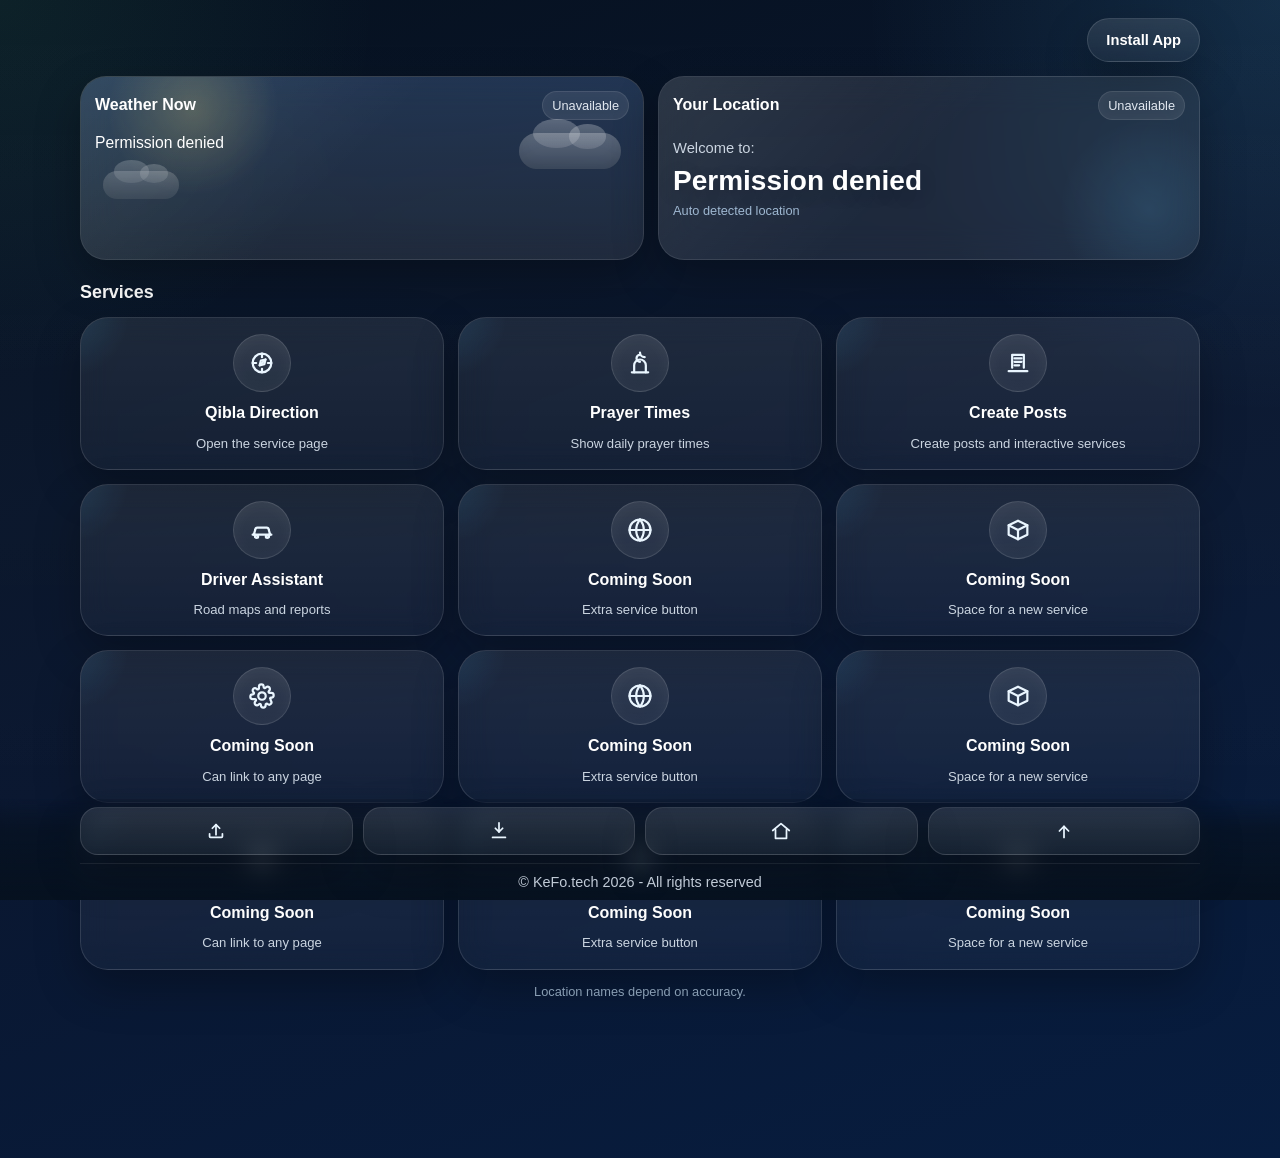
<file: index.html>
<!DOCTYPE html>
<html lang="ar" dir="rtl">
<head>
  <meta charset="UTF-8" />
  <meta name="viewport" content="width=device-width, initial-scale=1.0" />
  <title>KeFo.tech</title>
  <meta name="theme-color" content="#0f172a" />
  <meta name="description" content="بوابة خدمات ذكية" />

  <link rel="manifest" href="./manifest.webmanifest" />
  <link rel="apple-touch-icon" href="./icons/icon-192.png" />
  <link rel="stylesheet" href="style.css" />
</head>
<body oncontextmenu="return false">

  <div class="page-shell">
    <div class="container">

      <div class="header-actions">
        <button class="top-action-btn" id="installBtn"></button>
      </div>

      <section class="top-cards">

        <div class="glass-card weather-card">
          <div class="weather-scene day scene-sunny" id="weatherScene">
            <div class="sun"></div>
            <div class="moon"></div>

            <div class="stars">
              <span></span><span></span><span></span><span></span><span></span>
            </div>

            <div class="cloud a"></div>
            <div class="cloud b"></div>

            <div class="rain">
              <span></span><span></span><span></span><span></span>
              <span></span><span></span><span></span><span></span>
            </div>

            <div class="snow">
              <span></span><span></span><span></span>
              <span></span><span></span><span></span>
            </div>

            <div class="fog">
              <span></span><span></span><span></span>
            </div>

            <div class="lightning">
              <span></span>
            </div>
          </div>

          <div class="card-head">
            <h2 class="card-title" id="weatherCardTitle"></h2>
            <div class="badge" id="weatherBadge"></div>
          </div>

          <div id="weatherContent" class="loading-text"></div>
        </div>

        <div class="glass-card location-card">
          <div class="card-head">
            <h2 class="card-title" id="locationCardTitle"></h2>
            <div class="badge" id="locationBadge"></div>
          </div>

          <div class="location-card-content">
            <div class="welcome-text" id="welcomeText"></div>
            <h1 class="area-name" id="areaName"></h1>
            <div class="location-subline" id="locationSubline"></div>
          </div>
        </div>

      </section>

      <section>
        <h3 class="services-title" id="servicesTitle"></h3>
        <div class="services-grid" id="servicesGrid"></div>
        <div class="osm-note" id="osmNote"></div>
      </section>

    </div>

    <div class="fixed-bottom-wrap">
      <div class="bottom-quick-actions">
        <button class="quick-action-btn" id="bottomShareBtn" aria-label="Share">
          <svg viewBox="0 0 24 24" aria-hidden="true">
            <path d="M12 16V5"></path>
            <path d="M8 9l4-4 4 4"></path>
            <path d="M5 15v3a1 1 0 0 0 1 1h12a1 1 0 0 0 1-1v-3"></path>
          </svg>
        </button>

        <button class="quick-action-btn" id="bottomInstallBtn" aria-label="Install">
          <svg viewBox="0 0 24 24" aria-hidden="true">
            <path d="M12 3v10"></path>
            <path d="M8 9l4 4 4-4"></path>
            <path d="M5 19h14"></path>
          </svg>
        </button>

        <button class="quick-action-btn" id="bottomHomeBtn" aria-label="Home">
          <svg viewBox="0 0 24 24" aria-hidden="true">
            <path d="M3 11.5L12 4l9 7.5"></path>
            <path d="M6 10.5V20h12v-9.5"></path>
          </svg>
        </button>

        <button class="quick-action-btn" id="bottomTopBtn" aria-label="Top">
          <svg viewBox="0 0 24 24" aria-hidden="true">
            <path d="M12 19V7"></path>
            <path d="M7 12l5-5 5 5"></path>
          </svg>
        </button>
      </div>

      <div class="copyright fixed-copyright" id="copyrightText"></div>
    </div>
  </div>

  <script type="module" src="main.js"></script>
</body>
</html>
</file>
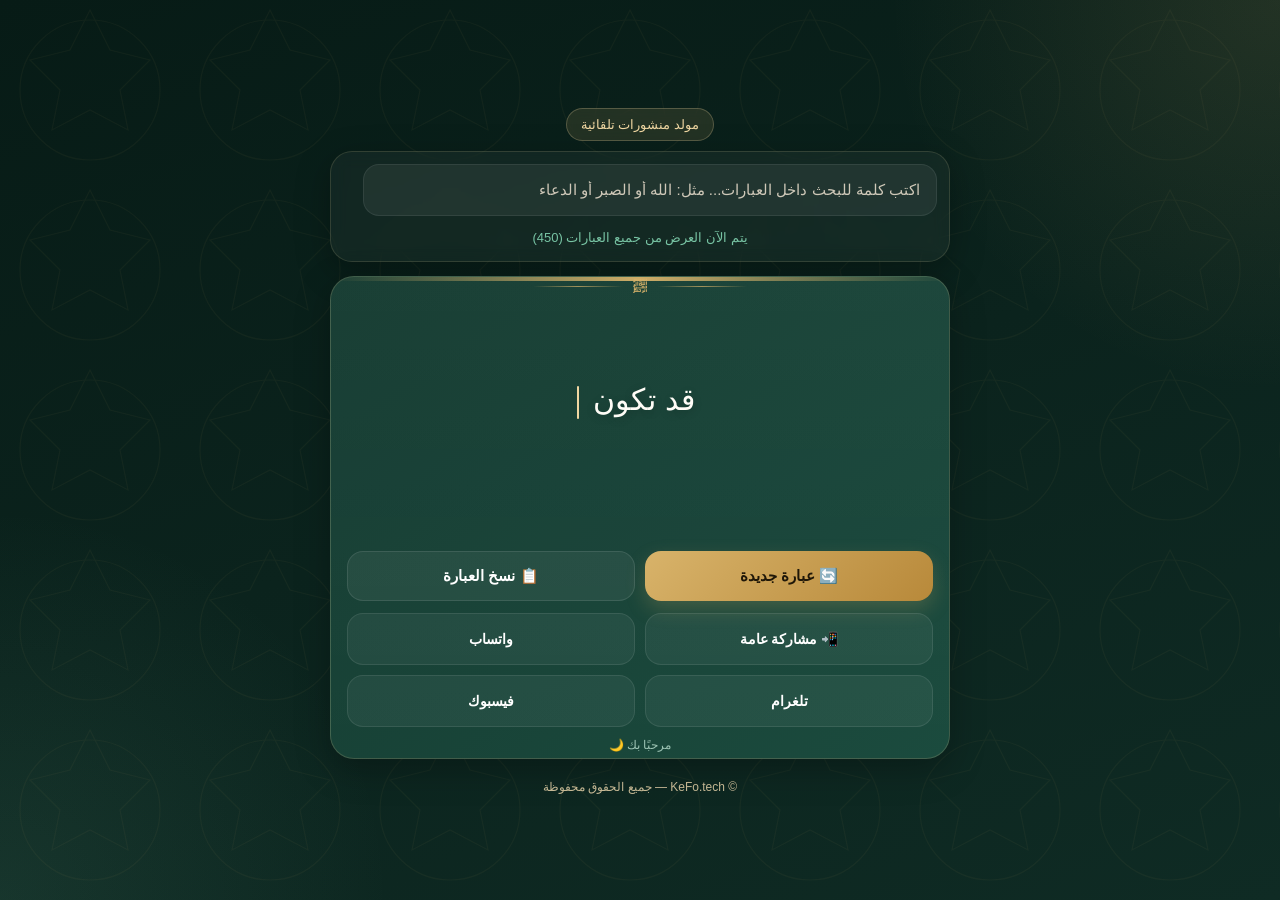
<file: post/index.html>
<!DOCTYPE html>
<html lang="ar" dir="rtl">
<head>
  <meta charset="UTF-8" />
  <meta name="viewport" content="width=device-width, initial-scale=1, viewport-fit=cover" />

  <title>عبارات إسلامية عشوائية. | KeFo.tech</title>
  <meta name="description" content="موقع يعرض عبارات إسلامية عشوائية بتصميم أنيق ومتجاوب مع الهاتف، مع تأثير الآلة الكاتبة وإمكانية البحث والنسخ والمشاركة." />
  <meta name="theme-color" content="#0f2b24" />

  <meta property="og:type" content="website" />
  <meta property="og:site_name" content="KeFo.tech" />
  <meta property="og:title" content="عبارات إسلامية عشوائية | KeFo.tech" />
  <meta property="og:description" content="موقع يعرض عبارات إسلامية عشوائية مع تأثير الآلة الكاتبة والبحث والمشاركة." />
  <meta property="og:url" content="https://kefo-tech.github.io/" />
  <meta property="og:image" content="https://kefo-tech.github.io/images/islamic-share.jpg" />
  <meta property="og:image:alt" content="عبارات إسلامية عشوائية من KeFo.tech" />

  <meta name="twitter:card" content="summary_large_image" />
  <meta name="twitter:title" content="عبارات إسلامية عشوائية | KeFo.tech" />
  <meta name="twitter:description" content="موقع يعرض عبارات إسلامية عشوائية بتصميم أنيق ومتجاوب مع الهاتف." />
  <meta name="twitter:image" content="https://kefo-tech.github.io/images/islamic-share.jpg" />

  <style>
    :root{
      --bg1:#071b16;
      --bg2:#0f2b24;
      --card:#11372d;
      --card2:#18493c;
      --gold:#d8b36a;
      --gold-soft:#f0d7a2;
      --green:#2f8f6b;
      --green-soft:#78c4a4;
      --text:#f9f6ef;
      --muted:#d5d0c3;
      --shadow:0 10px 35px rgba(0,0,0,.28);
      --radius:24px;
      --danger:#ffcf9f;
    }

    *{
      box-sizing:border-box;
      -webkit-tap-highlight-color: transparent;
      user-select: none;
      -webkit-user-select: none;
      -webkit-touch-callout: none;
    }

    html,body{
      margin:0;
      padding:0;
      min-height:100%;
      font-family:"Tahoma","Arial",sans-serif;
      color:var(--text);
      background:
        radial-gradient(circle at top right, rgba(216,179,106,.12), transparent 25%),
        radial-gradient(circle at bottom left, rgba(120,196,164,.10), transparent 25%),
        linear-gradient(160deg, var(--bg1), var(--bg2));
      overflow-x:hidden;
    }

    body::before{
      content:"";
      position:fixed;
      inset:0;
      pointer-events:none;
      opacity:.10;
      background-image:
        url("data:image/svg+xml;utf8,<svg xmlns='http://www.w3.org/2000/svg' width='180' height='180' viewBox='0 0 180 180'><g fill='none' stroke='%23d8b36a' stroke-width='1.2' opacity='0.5'><path d='M90 10 L110 50 L150 60 L120 90 L128 130 L90 110 L52 130 L60 90 L30 60 L70 50 Z'/><circle cx='90' cy='90' r='70'/></g></svg>");
      background-size:180px 180px;
      background-repeat:repeat;
    }

    .page{
      min-height:100vh;
      display:flex;
      align-items:center;
      justify-content:center;
      padding:
        calc(18px + env(safe-area-inset-top))
        16px
        calc(18px + env(safe-area-inset-bottom))
        16px;
    }

    .wrap{
      width:min(100%, 620px);
    }

    .hero{
      text-align:center;
      margin-bottom:5px;
      padding:10px 6px;
    }

    .hero-badge{
      display:inline-flex;
      align-items:center;
      gap:8px;
      background:rgba(216,179,106,.13);
      border:1px solid rgba(240,215,162,.25);
      color:var(--gold-soft);
      padding:8px 14px;
      border-radius:999px;
      font-size:13px;
      margin-bottom:-5px;
      backdrop-filter: blur(6px);
    }

    .hero h1{
      margin:0 0 10px;
      font-size:clamp(24px, 6vw, 38px);
      line-height:1.35;
      color:#fff7e3;
      text-shadow:0 2px 10px rgba(0,0,0,.25);
    }

    .hero p{
      margin:0 auto;
      max-width:500px;
      color:var(--muted);
      font-size:15px;
      line-height:0.9;
    }

    .search-panel{
      margin-bottom:14px;
      background:rgba(255,255,255,.04);
      border:1px solid rgba(240,215,162,.14);
      border-radius:22px;
      box-shadow:var(--shadow);
      padding:12px;
      backdrop-filter: blur(8px);
    }

    .search-row{
      display:grid;
      grid-template-columns: 1fr auto auto;
      gap:10px;
      align-items:center;
    }

    .search-input{
      width:100%;
      min-height:52px;
      border:none;
      outline:none;
      border-radius:16px;
      padding:0 16px;
      background:rgba(255,255,255,.06);
      color:#fff;
      font-size:15px;
      border:1px solid rgba(255,255,255,.08);
    }

    .search-input::placeholder{
      color:#cfc8b8;
    }

    .mini-btn{
      min-height:52px;
      border:none;
      outline:none;
      cursor:pointer;
      border-radius:16px;
      padding:0 14px;
      font-size:14px;
      font-weight:700;
      color:#fff;
      background:rgba(255,255,255,.06);
      border:1px solid rgba(255,255,255,.10);
      transition:.2s ease;
      white-space:nowrap;
    }

    .mini-btn:active{
      transform:scale(.98);
    }

    .mini-btn.active{
      background:linear-gradient(135deg, var(--gold), #b8893a);
      color:#1f1708;
      border-color:transparent;
      box-shadow:0 8px 20px rgba(216,179,106,.18);
    }

    .search-hint{
      text-align:center;
      margin-top:10px;
      color:var(--green-soft);
      font-size:13px;
      line-height:1.8;
      min-height:22px;
    }

    .card{
      position:relative;
      background:
        linear-gradient(180deg, rgba(255,255,255,.04), rgba(255,255,255,.01)),
        linear-gradient(145deg, var(--card), var(--card2));
      border:1px solid rgba(240,215,162,.18);
      border-radius:var(--radius);
      box-shadow:var(--shadow);
      overflow:hidden;
      padding:1px 16px 1px;
      backdrop-filter: blur(8px);
    }

    .card::before{
      content:"";
      position:absolute;
      top:0;
      left:0;
      right:0;
      height:4px;
      background:linear-gradient(90deg, transparent, var(--gold), transparent);
      opacity:.95;
    }

    .ornament{
      display:flex;
      justify-content:center;
      align-items:center;
      gap:10px;
      margin-bottom:1px;
      color:var(--gold);
      font-size:14px;
      opacity:.95;
    }

    .ornament .line{
      height:1px;
      flex:1;
      background:linear-gradient(90deg, transparent, rgba(216,179,106,.75), transparent);
      max-width:90px;
    }

    .quote-box{
      min-height:210px;
      display:flex;
      align-items:center;
      justify-content:center;
      text-align:center;
      padding:1px 8px;
    }

    .quote{
      font-size:clamp(20px, 5.6vw, 30px);
      line-height:2;
      color:#fffdf7;
      margin:0;
      text-shadow:0 2px 10px rgba(0,0,0,.18);
      white-space:pre-wrap;
      word-break:break-word;
    }

    .cursor{
      display:inline-block;
      width:2px;
      height:1.1em;
      background:var(--gold-soft);
      vertical-align:middle;
      margin-right:6px;
      animation:blink 0.8s infinite;
      border-radius:2px;
    }

    @keyframes blink{
      0%, 49%{ opacity:1; }
      50%, 100%{ opacity:0; }
    }

    .sub{
      text-align:center;
      color:var(--green-soft);
      font-size:13px;
      margin-top:4px;
      margin-bottom:18px;
      line-height:1.8;
      min-height:24px;
    }

    .actions{
      display:grid;
      grid-template-columns:1fr 1fr;
      gap:10px;
      margin-top:8px;
    }

    .btn{
      border:none;
      outline:none;
      cursor:pointer;
      border-radius:16px;
      padding:14px 12px;
      font-size:15px;
      font-weight:700;
      transition:.2s ease;
      text-decoration:none;
      display:flex;
      align-items:center;
      justify-content:center;
      gap:8px;
      min-height:50px;
    }

    .btn:active{
      transform:scale(.98);
    }

    .btn-main{
      background:linear-gradient(135deg, var(--gold), #b8893a);
      color:#1f1708;
      box-shadow:0 8px 20px rgba(216,179,106,.22);
    }

    .btn-soft{
      background:rgba(255,255,255,.06);
      color:#fff;
      border:1px solid rgba(255,255,255,.10);
    }

    .socials{
      display:grid;
      grid-template-columns:repeat(2, 1fr);
      gap:10px;
      margin-top:12px;
    }

    .social-btn{
      background:rgba(255,255,255,.05);
      border:1px solid rgba(255,255,255,.09);
      color:#fff;
      text-decoration:none;
      border-radius:16px;
      min-height:52px;
      display:flex;
      align-items:center;
      justify-content:center;
      font-size:14px;
      font-weight:700;
      transition:.2s ease;
      padding:10px 6px;
      text-align:center;
      cursor:pointer;
    }

    .social-btn:active{
      transform:scale(.97);
    }

    .note{
      margin-top:14px;
      padding:12px;
      border-radius:16px;
      background:rgba(216,179,106,.08);
      border:1px solid rgba(216,179,106,.14);
      color:#efe2c0;
      font-size:13px;
      line-height:1.9;
      text-align:center;
    }

    .footer{
      text-align:center;
      margin-top:18px;
      color:#cdbf9a;
      font-size:12px;
      line-height:1.8;
      padding-bottom:max(4px, env(safe-area-inset-bottom));
    }

    .tiny{
      margin-top:8px;
      font-size:12px;
      color:#9dc4b4;
      text-align:center;
      min-height:20px;
      line-height:1.8;
    }

    .empty-state{
      color:var(--danger);
      font-size:19px;
      line-height:1.9;
    }

    @media (max-width: 560px){
      .search-row{
        grid-template-columns:1fr;
      }
    }

    @media (max-width: 420px){
      .card{
        padding:18px 13px 16px;
        border-radius:20px;
      }

      .actions{
        grid-template-columns:1fr;
      }

      .socials{
        grid-template-columns:1fr 1fr;
      }

      .quote-box{
        min-height:180px;
      }
    }
  </style>
</head>
<body>
  <main class="page">
    <div class="wrap">
      <section class="hero">
        <div class="hero-badge">مولد منشورات تلقائية</div>
        
      </section>

      <section class="search-panel">
        <div class="search-row">
          <input
            type="text"
            id="searchInput"
            class="search-input"
            placeholder="اكتب كلمة للبحث داخل العبارات... مثل: الله أو الصبر أو الدعاء"
            autocomplete="off"
            spellcheck="false"
          />
          
        </div>
        <div class="search-hint" id="searchHintText">
        </div>
      </section>

      <section class="card">
        <div class="ornament">
          <div class="line"></div>
          <div>﷽</div>
          <div class="line"></div>
        </div>

        <div class="quote-box">
          <p class="quote" id="quoteText"></p>
        </div>

        <div class="sub" id="modeInfoText">
        </div>

        <div class="actions">
          <button class="btn btn-main" id="randomBtn">🔄 عبارة جديدة</button>
          <button class="btn btn-soft" id="copyBtn">📋 نسخ العبارة</button>
        </div>

        <div class="socials">
          <button class="social-btn" id="shareGeneralBtn">📲 مشاركة عامة</button>
          <a class="social-btn" id="whatsappShare" href="#" target="_blank" rel="noopener">واتساب</a>
          <a class="social-btn" id="telegramShare" href="#" target="_blank" rel="noopener">تلغرام</a>
          <a class="social-btn" id="facebookShare" href="#" target="_blank" rel="noopener">فيسبوك</a>
        </div>

        

        <div class="tiny" id="statusText">مرحبًا بك 🌙</div>
      </section>

      <div class="footer">
        © KeFo.tech — جميع الحقوق محفوظة
      </div>
    </div>
  </main>

  <script>
    const quotes = [
      "مَن جعل بينه وبين الله صلةً صادقة، جعل الله له من كل ضيقٍ مخرجًا.",
      "ليس كل تأخير حرمانًا، فقد يُخفي الله لك في التأخير رحمة.",
      "إذا ضاقت بك الدنيا، فتذكّر أن باب السماء لا يُغلق.",
      "القلب الذي يذكر الله كثيرًا، تهون عليه هموم الحياة.",
      "أجمل الطمأنينة أن تعلم أن الله يدبّر أمرك كله.",
      "كلما انكسرتَ لله، جبرك الله بلطفٍ لا تتخيله.",
      "من وثق بالله، رأى الخير حتى في أصعب الطرق.",
      "الدعاء نورٌ خفيّ، لكنه يفتح أبوابًا لا يفتحها شيء آخر.",
      "لا تيأس، فالله قادر أن يبدّل حزنك سكينةً في لحظة.",
      "الرضا بالله يُورث القلب سلامًا لا تصنعه الدنيا.",
      "إذا تعثّرت خُطاك، فاعلم أن الله يهيّئ لك طريقًا أفضل.",
      "القرآن حياةٌ للروح، وشفاءٌ لما أثقل القلب.",
      "كل خيرٍ ترجوه، خزائنه عند الله.",
      "حين تظن أن كل شيء انتهى، يبدأ لطف الله.",
      "أكثر ما يطمئن القلب: أن الله يرى، ويسمع، ويعلم.",
      "الصبر ليس انتظارًا مؤلمًا فقط، بل عبادةٌ عظيمة يؤجر الله عليها.",
      "ما دام الله معك، فلا تخشَ من تقلبات الدنيا.",
      "استغفارٌ صادق قد يفتح لك أبواب رزقٍ وفرجٍ لا تتوقعها.",
      "جمّل يومك بالصلاة على النبي ﷺ.",
      "القرب من الله هو الأمان الحقيقي في هذا العالم المضطرب.",
      "الشغف بالعلم: يجب أن يكون الدافع الأساسي للتعلم هو الشغف بالمعرفة والرغبة في الاكتشاف لتعلم المستمر: لا يتوقف التعلم عند انتهاء الدراسة الرسمية؛ يجب أن يكون نمط حياة. استفد من الدورات التدريبية المجانية عبر الإنترنت، الكتب الإلكترونية، والمحاضرات المتاحة عبر الشبكة المنهجية العلمية: اعتمد على المنهج العلمي في البحث والتحليل، ولا تكتف بالمعلومات السطحية. جرّب واختبر نظرياتك وافتراضاتك.",
                    
                    "ثمة مشاعر كان يجب ألاَ تذهب لأحدهم، ثمة أحاديث ليتها ما قيلت، تضحيات ليتنا لم نقم بها، أعذارًا ليتنا لم نلتمسها، حقاً ثمة جواهر خرجت لِمن لا يستحق ",
                    "لا أحد من الخلق يستطيع أن يغضبك أو يحزنك دون إرادتك ، ما تشعر به في داخلك من مشاعر سلبية ليس بسبب ما يحدث حولك ، ولا برسالة منتقضة ، أو ازدراء عابر ، أو ظن سوء من بعيد ، أو جفاء من قريب ، كلا .. ما يحدث في داخلك هو بسبب تحليلك أنت للأمور من حولك ، وعندما تغير طريقة نظرك للأحداث ستتغير مشاعرك وتهدأ انفعالاتك حتى بالنسبة للحدث ذاته ",
                    "لن يفهمك أحد ، فأنت تتحدث عن أمرٍ قطعت فيه آلاف الأميال تفكيرًا ولم يمشي فيه خطوة واحدة ، لن يشعر بك أحد ، فأنت تشرح شعورًا جال في قلبك كل ليلة ملايين المرات ولم يطرق قلبه ليلة ، ليس ذنبه ، بل هي المسافة الهائلة بين التجربة والكلمات ",
                    " تدمير إنسان قد يستغرق دقيقة، والإعجاب بإنسان قد يستغرق ساعة، و محبة إنسان قد تسغرق أيام، و لكن نسيان إنسان قد يستغرق عمرًا بأكمله!",
                    "الحياة إبتلاء .. إذا أجاب الله دعائك فهو يزيد من إيمانك ، وإذا تأخر فى الإجابة فهو يزيد من صبرك ، وإذا لم يجبك فهو يحمل لك الأجمل ",
                    "فيحدث أن تصمت عمّا يخدش روحك، وتنهي الجدال بابتسامة أشبه بالغصّة، ليس ضعفًا منك ولا حتى طيبة؛ بل لمحاولة تجاوز الخلاف بأقل الأضرار الممكنة ",
                    "‏أعتقد أنه من الجيد أن تبقى صامتاً لفترة ، الكلمات لا تستطيع أن تعبر عن كل شيء ",
                    "غالبًا وبشكل طردي كلما زاد النضج عندك كل ما زاد تعلّقك بالأُمور الحقيقيّة وبُعدك البُعد التام عن أي شي وهمي أو حتى شبه وهمي ",
                    "برود العلاقة أقسى من إنتهائها، لأنك كنت تعتقد أن الحب أقوى من كل شيء، من البُعد ولياليكم الطويلة ومن هذه الكلمات الصغيرة جدًا، لكن برودها يهزمك ويُدخلك في تساؤلات لا نهاية لها، وتكتشف فعلًا أن الحب أقوى وأنت الضعيف أمامه.. وتظل تسأل ما ذنب هذا الحب يمضي كالسراب ",
                    "يجب عليك الإدراك بأن كل الأشياء قابلة للتغيير أولهم ذلك الذي تستثنيه دائماً 👌🏻💙 ",
                    "‏علَاقاتك بالمَاضي لا تُعطيك الحَق لِظلُم من يَعيش في حَاضرك ",
                    " دائمًا إتَّزن بين عقلك وقلبك، حافظ على كرامة قلبك من التهميش، وعقلك من الاستخفاف به، لا أحد يستحق كل اندفاعك",
                    "‏أسوأ ما يمكن أن يُحِسَّ به المرء، أن يشعر أنه رغم كل شيءٍ لم يكن كافياً ",
                    " لا تتعلق بـ شخص لا يكتب لك ، لا يتفقدك ، لا يبادر دائماً بالسؤال ، لا يزاحم يومك ، لا يقرأ ما بك ، لا يحفظ أهم تواريخك، لا يراقبك ليعرف تفاصيلك ، لا يشعر بك عندما تكذب انك بخير ، لا يملأ حياتك بالمفاجأت . باختصار لا تجعل شخصا اولوية بينما انت لست على رأس قائمة أولوياته",
                    "‏من الضروري جداً أن تدرب عقلك ان يكون اقوى من عواطفك ، والا ستخسر نفسك في كل مرة ",
                    "‏ستعيش مرحلة من حياتك تكون فيها أكثر هدوءًا، تتظاهر بعدم الفهم، تتخطى مسألة العتب رغم وجاهته، لن تتصيد الهفوات، تتصالح مع ذاتك، وتبتعد عن المقارنات والتقليد، وتكون لك ذائقة مستقلة، هذا هو النضج العقلي، ولا علاقة له بالعمر بل بالتجارب",
              "الألم ؛ هو أن تكتشف أنك كنت ترسم أحلامك لشخص أعمى، وتصف مشاعرك لشخص أصم، وتكتب معاناتك لشخص لا يجيد القراءة ",
              "الوحدة هي:ان تكون بين أفراد أسرتك الودودين بينما ذهنك مشغول بمحادثة إلكترونية مع شخص قد لا يعبأ حتى بخبر موتك.. ",
              "لا تشرح لأحدٍ طريقة حبّك .. ولا طريقة حزنك .. ولا الطريقة التي تكتب بها .. ولا لماذا هذه الأغنية تحديدًا .. ولا لماذا تستيقظ في وقت متأخر من الليل .. ولا لماذا تفضّل الكلمات الموجعة .. ولا لماذا لا تنسى .. لا أحد له علاقة بهذا .. لا أحد سيفهم شيئًا من هذا .. لا تشرح شعورك لأحد",
              " ‏سيموت نصف إبداعك إذا فكرت في رأي الآخرين دائماً تذكر أن لك زاوية خاصة لا ينظر للأشياء منها سواك",
              " تعلم الإكتفاء بنفسك ، حتى لا يُنقصك قرب أحد أو يؤلمك بُعده",
              " ولو كانوا يعرفونك حقاً، لعرفوا أن تغيرك هذا لم يأتي من فراغ ، لعلموا أنك متعب جداً، وأنك تعلمت دروساً قهرية كان ثمنها غالياً من نفسك. لكنهم يعرفون فقط أنك أصبحت إنساناً آخر ، ويعرفون كيف يستنكرون ذلك منك ويلومونك عليه بإحتراف ، هذا ما يعرفونه فقط.",
             "السمكة التى تغلق فمها لن يصيدها أحد، فأغلق فمك، لأن الكثير يتمنى أن يتصيد أخطائك! ",
             "عش من أجل نفسك أدر ظهرك لكل من لا يستحقك فلا غياب الا غياب راحتك ولا فقد إلا فقد ذاتك ",
             "فليشهد الله أني لم ايأس قط ، أعترف أني فقدت الأمل في لحظات ضعفٍ ولكن كان هناك صوتًا داخلي يُردد دائمًا بأن من تمسك بالله فلن يخيب ظنه أبداً. ",
             "ثق بأنّ من يريد أن يفهمك س يفهمك و إن كان تعبيرك مشوشًا و من لا يريد أن يفهمك لن يفهمك مهما أجدتَ التعبير .. ",
             "‏إرضَ بما أنت عليه ، إبتسم ، تنفس ، عِشّ ، إفرح ، إحزن ، إقرأ ، استمع ، عبّر ،أُشكر ،شارك ،مارس ما تُحب ، ادعو ربّك ، فالحياة مرة واحدة ",
             "أنت وحدك، وحدك! هل تفهم؟ لا أحد لأحد في هذا العالم ،عليك أن تتدبر أمرك بنفسك ، لا تنتظر أن يخلّصك أحد لأن أحد لن يأتي. الذين تناديهم، على وجه الخصوص ، لن يأتوا ",
             " ‏أكره سوء الفهم الناتج عن محادثة إلكترونية، ينقصها أن ترى عين الطرف الآخر ونبرة صوته وملامح وجهه لتدرك حالته ومزاجه قبل أن تصدر حكمك",
             " الكُتب قد لا تشتريّ لك بيتاً ، لا تُنقذك مِن التشرد في الشوارع ، لكنها تُعطيك عقلاً ، وسفراً مجانياً ، والكثير مِن القصور....!",
             "في نهاية المطاف، ستأتي الأشياء من تلقاء نفسها دون أيّ جهد، أو سترحل للأبد رغم كل الجهود  ",
             "للبحرِ مدٌّ وجزْرٌ، وللقمرِ نقصٌ وكمالٌ، وللزمنِ صيفٌ وشتاءٌ، أمَّا الحقُّ فلا يحولُ ولا يزولُ ولا يتغيَّرُ ",
             "لا تخذل ، لا تخُن ، لا تكذب ، ولا تلوي ذراع قلب أحد ، كُن إستثناء عظيم ، ملاذ آمن ، طمأنينة على هيئة إنسان .. ",
             " قد يكون الإنهيار أحياناً أفضل من التشبث بهدفٍ لا أملَ لتحقيقة، وقد يكون التراجع أفضل بكثيرٍ من السعي وراء الأشياء التي من الواضح أنها ليست لك، الإنهيار قد يكون حلّاً في كثيرٍ من الأحيان، خاصة في تلك اللحظة التي تكون فيها أمام خيارين لا ثالث لهما، أن تمسك بأحلامك ثم تفقدها وتفقد نفسك، أو أن تفلت أحلامك وتبكي لفترة .. ثم تنجو! ",
             "يارب الأحلام التي لا نعرف كيف نرتبها ، كيف نوجز تفاصيلها المختلطة على قلوبنا في سطر دعاء ، رحمتك أوسع من ضيق لغاتنا ، لُطفك أعظم من خُوفنا ، يا ربّ بُشرى غير مُتوقعة ، بصورةٍ غير مُتوقعة ، في توقيت غير مُتوقع ، اللهُمّ ظننا بك الخير وأنت الخير ، اللهُم يا ربّ أمنياتي ",
             "سيخرج يومًا ما شخص من وسط هذه الحشود و يُحبّك بشكلٍ لائق ، بشكلٍ صحيح و بالطريقة التي تُفَضِّل أن تُحَبَّ به ",
             "لا تكن من عابري القلوب، أولئكَ الذين يشربون من بئر القلب ثم يبصقون فيه ،لا تقرب قلباً تعرف أنكَ لستَ أهلاً لحفظه، فجراح النفس ليست كجراح الجسد فلا هى تلتئم ولا تبرأ..ولاتُنسى ! 💔 ",
             "لا تسمح لأحد أن يعاملك بمشاعر مؤقتة، يأتيك حين يحزن وينساك حين يفرح ",
             "لا سند لك إلا نفسك، إياك أن تميل ",
             "الله مع الكتومين، المغلوب على قلوبهم، الذين إذا تحدثوا اخترعوا ألف طريقة كي لا يبدون فيها كحمقى أو بائسين ",
             " لا أحد ينتبه لنظراتك الشاردة و أفكارك المثقوبة ،  تستطيع خداع نصف العالم بأنك بخير و أنت ترجو من الله أن تكون كذلك فعلا",
             "إياك و الخضوع لضعف عواطفك ، كن قاسياً و صلباً و عوّد ذاتك على الوحدة و الصدمات حتى لا تشعر بالإنكسار فلا شيء يستحق تحطيمك ",
             " يجب عليك أن تتعود على الفراغ ، على مرور اليوم دون صوت أو رسالة أو حتى وجه يطل عليك ، لكي لا تعاني كثيراً وقد تهنأ ببعض السلام .",
             "‌‌‎ستجدُ حتما أن فيك ما يُدهشك ، و أنك قادر على أن تُبهر نفسك ، ستتعلم ، و تخطو ، ستسقط ، ستقف مرة أخرى و تمضي ، ستعلم يقينا أن لا شيء يأتي براحة ، و أن الفراغ قد يكون منبعا لأهدافك و سببا لتحقيق آمالك و إكتشاف ذاتك ، في نهاية الامر ستجد كل ما أردته يوما ، أمامك ",
             "‏توقف عن كونك طيب وحنون لهذا الحد، أهمل تفاصيلهم لا تبادر.. لا تسأل و لا تسرق المزيد من وقتك لتبذره عليهم توقف و قل لمرة… أنا مُتعَب. ",
             "بعيدًا عن العاطفة ، أحياناً تستحق ما يحدث لك كي تغيّر تفكيرك وتفيق من غبائك قليلاً  ",
             "يمر على الإنسان وقت لا يطيق فيه الحديث مع أحد يرد بكلمة دون نفس، وقد يجرحه شيء بسيط، فلا تعتقدوا أن يكون الشخص دائماً كما تعودتم عليه  ",
             " متىٰ شئت يُمكنك البدء من جديد، إن لم تعجبك قصتك الحالية يمكنك طي الورقة والشروع في قصة جديدة، لا يهم كم دفعت في القصة السابقة ولا كم يكلفك المُضي في الجديدة، المهم أن تأخذ اتجاهًا يشبهك، علاقاتك غير صحية، أصدقائك مُحبطين، أنت لم تعد تشبه نفسك، لا تتردد في تغيير الاتجاه لم يفتك شيء",
             " كان شرط العلاقات الثابت منذ الأزل حتى الآن قائم على وجود الطمأنينة، أي علاقة لا يتخلّلها الأمان باطلة، ستظل تخسر فيها كل شيء حتّى نفسك",
             "لصحتك النفسية والعاطفية : تعلم فن النسيان ، تعلم كيف تنسى لتعيش ، لا تتخذ موقفاً من كل حادث سيء تمر به وتدمر حياتك بسبب من لا يستحقك ",
             "‏تأكد أن هناك دائماً شيء  جميل بحياتك ينتظرك ، أشخاص جدد ، حياة جديدة وظيفة أفضل ، لا تندم على شيء ، تأكد إن ربّك يخبئ لك أشياء أفضل بكثير مما تظن  ",
             "إحدى مشكلاتنا أننا نعرف ضعفنا أكثر من قوتنا، ونتذكر هفواتنا أكثر من نجاحتنا، وندرك ما لا نستيطع فعله، أكثر مما نستطيع تحقيقه. ",
             "ربما هو ليس يوما جيدا او شهرا جيدا او هو حتي ليس عاما جيدا لكن لا يجب علينا الاستسلام ابدا ! ، و القول ان كل شىء انتهى !، ربما هناك عالم آخر لم نبصره بعد ، ربما هناك جانب من أنفسنا خلفنا به قوة مهولة وتركناه ولم نبحث عنه فضاع .. ربما حتى نحن ضائعون عن أنفسنا ولا نعلم . ",
             "أكثر ما يتعب في الحياة هو المكوث في المكان الخطأ ، اكثر ما يتعب هو التعايش مع الأشياء المتاحة ، لا المرغوبة ",
             "أنـت تستحقّ علاقة تسمح لك أن تنام بهدوء، وتستحق شخص لا تبقى قلق من شكلك وأنت معه، ولا خائف أن يفهمك خطأ ولا من أنك تستيقظ وأنت خائف أن تخسره، أنت تستحق علاقة مُريحة دون حيرة ولا أسئلة لأنك متأكد أنك ستنام وأنت الاختيار الوحيد والأبديّ  ",
             " أفضل علاقة ممكن أن يدخل بها الشخص هي الصداقة، أن تمتلك صديقاً واحداً حقيقياً يتفّهم جميع مشاعرك دون بذل كامل جهدك في الشرح، أن تتكلم من غير أن يتم فهمك بالشكل الخاطئ، أن تنهار بكل أريحيّة، أن تطرح همومك وتأتيك المواساة من كل فجٍّ عميق.. أن تمتلك صديقاً يعني أن تمتلك مخرج طوارئ.",
             "‏يغمرك الله بالإكتفاء ، في مرحلة عمرية مُعينة ، تصيبك العزلة والنفُور من كمية المجاملات المحشوة في هذا العالم. ",
             " الأمان يا الله للفُقراء وللشّوارع التي تحملهم ولمن لايملكُ صديقاً صادقاً,لِمن فقدوا لذة الحياه مُبكراً و لِمن عرف الحياه جيداً ولم يستسلِم لها,للمُسنّين ولإبتسامة الأطفال وسلامٌ على النّائمين طويلاً.",
             " اجعلوا علاقاتكم تنتهي بسلام من دون فعل شيء قبيح، أحترموا الأيام التي جمعتكم معاً وتلك الذكريات، كونوا لطيفين وسالمين حتى النهاية",
             " ‏عفا الله عن تمتمات الظُنون و شكّ القُلوب دون قصد و همهمَات الإستياء مِن الواقع ، عفا الله عنّا حين نعترض علىٰ حتميّة الأقدار و خيرتها",
             " عتقد أن أبشع ما يمر به المرء أن يدفع ثمن صدقه وعاطفته، يدفع ثمن أنه كان حقيقي أكثر من اللازم في يومٍ من الأيام",
             "مكانة الأشخاص في قلوبنا لا تُهدمُ إلا بأيديهم ",
             "لستُ ضعيفاً يا الله، ولكني بشر تختلط مشاعري أحياناً ويتعب قلبي؛ أتوه ولا أطيق احداً, ولكن لستُ ضعيفاً لآنك قوتي يالله, فزدني حباً بك وزدني قوة . ",
             "من الصعب أن تشعُـر بأنك مجرد كذبة ، لشخصٍ شعرت معه بأن كل شيء ولأول مرة ، يبدو حقيقاً  ",
             "لن تقفَ هذه الحياة بمجرد أنكَ لم تُقبل في العمل..أم أنكَ أضعتَ بعضَ الدرجات في امتحاناتك.. أو حتى أنكَ خُذلت من بعض الأصدقاء .. إنّ الوقتَ يمضي, دونَ أيِّ عودة..",
             " أشكر والدكَ على كلِ لحظة وقف بجانبك لتستندَ عليه .. وأخبر أمُكَ بأنُّكَ تُحبها رغم كلِ الظروف والضُغوطات التي تعيشها قُل لصديقك, أنتَ لا تشبهُ أحداً لذلك أحبك.. ثم  قِف أمامَ من تُحب وأخبرهُ  *كيف حالك, أيزعجكَ شيء في هذا العالم؟  - إن تشابهت ثانيتان في حياتك, فأنت لم تَعِش أبداً ",
             "حين تُحب، خُذ القلب كله بلُطفه وقسوته، بثباته وخوفه، بنوره وظلامِه، بلحظات صفاه وضعفِه، أو دعهُ كريمًا في مكانه  ",
             " ستأتي لحظة يجبر الله فيها خاطرك، لحظة يفزّ لها قلبك؛ تشفي كلَ كسوره، يعوضك عمّا كان، فاطمئن؛ لأنَّ عوض الله إذا حل أنساك ماكنت فاقد",
             "‏لعلك لا تدري أن الإنسان يفعل ما بوسعه بعد هزيمته الأولى كي لا يصل إلى هزيمته الثانية، ومافي وسعه يعني تركه لمشاعره، عاطفته، ضعفه وثقته جانبًا وليس هناك أقوى من شخص استطاع ذلك . ",
             "ياربّ عليك بزمام مشاعرنا لا تجعلها تفيض فنغرق ، ولا تشحّ عليهم فيظمؤون ، ولا تزرعنا في قلوبٍ لا نستطيع أن نثمر فيها ",
             " لا نرِيد أن نعني لأحدٍ شيء،  إنِّنا نريد السَّلام، السّلام الدّاخلي الَّذي يكُون دون مدَد من أحَد، بَل من الله يُسكب في القَـلب .",
             " فن التخطي، أن تعرف كيف تعبر بِقلبك، و روحك خلال المصائب، من دون أن تفقدهما هكذا تعيش، إنهُ فن الحياة ",
             "إن لم تشعر بدافع حقيقي يدفعك لقول الكلمة فلا تقلها، ليس هناك أسوأ من الكلمة الخاوية الخالية من الروح والشعور .. ",
             "لا تراهن على أحد أبدًا ، لا تراهن إلا على نفسك وثباتها، اتبع حدسك، ولا تقتنع بالتبريرات التي لا يصدقها عقلك، أصمد أمامهم حتى لو تسببوا بجرحك، واذا خذلوك وبكيت على سقف توقعاتك العالي ، أهدم هذا السقف على رؤوسهم و أمضي . ",
             "قد تحمل * مرحبا * كل الحب في هذا العالم ...وقد تكون * أنا أحبك * فارغه من كل شيء ! .. نحن بحاجة دائماً لشعور الأشخاص ..لا لكلامهم . ","أنت الذي تقرأ..السلام على هاتين العينين الجميلتين .. قد لا أعلم من أنت ولا كيف كان يومك ولا كيف وصلت لقراءة منشوري هذا..! مع ذلك أنا متيقن أن لدينا أشياء كثيرة مشتركة ، حتى ولو لم يكن ! أتمنى أن تكون بخير ، إذا كنت تنتظر رسالة ما فتخيل أنك تقرأ الآن ما تنتنظره ممن تنتظره ، أياً كان ما واجهته في يومك تيقن أنه لن يصبح بهذه الأهمية غداً..! احصل على أكلة جيدة ، واشرب فنجان قهوة او الشاي ودع الله يتولى امرك ، فأنا يهمني أن تبقى بخير . "," ستقرأ أحياناً مالا يجديك نفعا   ، وتنام بلا احلام ، وتستيقظ بلا منبه وتعلق ب ههههه وانت  حزين وترد بنعم لسؤال فلسفي وتهز رأسك لحديث من تكره وتشتم الجميع بلا سبب وتضحك وانت وحيد، عش كما تريد ولا تبتأس",
             
             " أحيـاناً تحتاج للهروب بعيداً فقط لترى من سينتظرك ويبحث عنك ..أحيـاناً تحتاج للحديث بهدوء فقط لترى من يستمع إليك ..أحيـاناً تحتاج لتدخل في شجار فقط لترى من سيكون إلى جانبك ..أحيـاناً تحتاج لإتخاذ قرار خاطئ فقط لترى من  هو موجود لإصلاحه .. أحيـاناً تحتاج  لأن تتخلى عن من تحب فقط لترى إن كان يحبك بالقدر الكافي لأن تعود إليه . ",
             "‏لا أحد يتغير فجأة من نفسه، كل ما في الأمر أننا في لحظة ما نغلق عين القلب ونفتح عين العقل، فنرى بعقولنا حقائق لم نكن نراها بقلوبنا . ",
             "أسوَأ الفَترات، هي الَّتي يكون فيها حُزنك بينك وبين روحك، لا أحد يعلم ما في داخِلك لأنَّك لَمْ تبُح، ويحسب أنَّك في نَعيمٍ مِنْ أمرك ويُلقِ عليك شيء لا تطيقه . ",
             "‏أن يبقى قلبك فارغا تماما أفضل من أن يمتلئ بشيء خاطئ وهمي أو مؤقت فليبقى فارغاً فحسب  ",
             " لك مني ما أراه منك ، أنا ذو ودً لمن دام وده  ",
             "لا شئ يبقى .. تنتهي قدسية الأشياء بِنفس سرعة بدايتُها ..الخذلان .. العثرات .. الطُرق .. والكلمات التي لا طاقة لقولها والنِهايات المبتوره كأن الحياه لا تكترث بمدى أهمية الحكاية لدى أبطالها فتقرر النهايه بأقصر الطرق المُمكنه وأكثرُها إيلاماً .. سلامٌ لكل ما إنتهى , لـ كل ما لم يعد موجوداً , لـ الطريق الذى فقدنا تصور نهايتهُ , لتفاهه البشر , وسخريه العالم مما نملك أو مما تبقى فينا  ",
             " سوف يأتي يوم تدرك فيه أن طي الصفحة هو أفضل شعور في العالم، لأنك سوف تدرك أن هناك بالكتاب ما هو أكثر بكثير من تلك الصفحة التي كنت عالقًا بها .",
             " حاول ٱن تعود نفسك علىٰ العيش بمفردك فنحن في زمن المزاجية و الإستغناء بسهولة .",
             "هذا العمر أقصر من أنك تستمر بالمجاملة، اهرب من وجوه الثرثارين والمملين، اهرب حتى وإن كان هروبك ملحوظاً  ",
             "‏عاهدِ نفسُك ألا يذبل قلبُك من أجل علاقةٌ عابرةٌ، ألا يذبل طُهر مبسمك لأجل أحكامٌ مُقدره أرضى وتوكَل وأجعل نفسك بالمرتبةَ الاولى دائماً، لأجلك فقط  ",
             "قد لا تكون مثالياً ولديك بعض العيوب والجميع لديهم ، وتقبل واقعك ونفسك ،  فقط لا تكذب ولا تزيف مشاعرك وسوف تعيش بسلام مع نفسك قبل الآخرين ",
             "هنالك حرب في داخلنا أكبر من تلك التي نشاهدها على شاشة التلفاز كل يوم، في حربنا نحن الجرحى ونحن الذين نركض لإحضار النجدة، وللأسف نحن من رمى القذيفة . ",
             " عليك أن تمتلك عالمًا سريًا تعيش فيه أشياء غير موجودة حقًا، حتى إذا أصبح العالم يومًا أبشع من أن تعيش فيه يمكنك أن تعود لتعيش في مخليتك",
             " أغلب الرجال يقعون في الحب بناءً على مظهر المرأة بينما في المقابل أغلب النساء يقعون في الحب بناءً على سلوك الرجل وطريقة تعامله.",
             "تعرف أنك نضجت حين تكتشف انك لم تعد تهتم للخسارة، في حال كان مكسبك الوحيد هو روحك التي تعزّ عليك أكثر من أي شيء أو شخص آخر. ",
             "لا تعاتب شخصاً يعلم بما يؤلمك ويفعله ",
             " كنِّي تجاوزت الأمر مُتناسيًا، ولست ناسيًا، والفرقُ بينهما كبيرٌ لو تعلم",
             "إن لم تعش لنفسك لن يأتيك العالم ليدُلك على الطريق الصحيح، الكل لديه أولويات بعيدة عنك تمامًا. ",
             " مؤلمة جدًا، مرارة الخيبة بعد ثقة عمياء",
             "إياك يا صديقي أن ترضى بأقل مما تستحق، ليذهب العالم كله للجحيم ولكن لا تبخس قدرك أبدًا يا صديقي ",
             "جميلة علاقة الصداقة، عندما تتطور بين الاصدقاء ، حتى يتشابه الأسلوب، وتتشابه الطباع، ويظن الكثيرون أنكم لستم أصدقاء بل أخوة ",
             "‏لعل الخيرّ ينتظرُك في خِسارة تلك الأمُور التي تمنيتّها طويلاً,لعلهُ يأتيَك من أحِد تلك الأبُواب التي أغُلقت في وجهِك يوماً ",
             "اعذروا ذلك الذي يظل معكم وهو تائه .. اعذروا الصديق الذي قهرته الظروف وظل يقاوم .. من يتمنى رغم قلة الارادة .. اعذروا من لا يتحدث كثيرا فهناك ثورة بداخله و حوارات لا تنقطع وأسئلة لم يستطع الإجابة عنها، اعذروهم والتمسوا لهم العذر  ",
             "والقلب الذي لا يتكئ خمس مرات يومياً على*وإياك نستعين* قلب أعرج! طوبى لمن أدب قلبه ",
             "عندما لا نصور اجتماعاتنا العائلية فهذا لا يعني أننا عائلة شتت الله شملها!! وعندما لا نصور أنفسنا ونحن نقبل أيدي أمهاتنا فهذا لا يعني أننا عاقون!! وعندما لا نصور الكتب التي نقرأها فهذا لا يعني أننا جهلة لا نقرأ!! حتى عندما لا نخبركم أننا خرجنا للتو من الحمام فهذا لا يعني أننا عفنون لا نستحم!! كل ما في الأمر أننا نرى عيش اللحظات أجمل من توثيقها، وان حياتنا لنا لا لكم، فحلوا عنا  ",
             " ‏الحبيبُ الأول ليس أول شخصٍ تُعطيه قلبكَ ولكنه أول شخصٍ لا تستطيعُ أن تستردَّ قلبكَ منه الحبيبُ الأول ليس أول شخصٍ يصلُ إليكَ ‏ولكنه الشخص الذي لا يسبقه أحدٌ في قلبكَ وإن وصلَ الآخرون قبله ",
             "فيحدث أن تصمت عمّا يخدش روحك، وتنهي الجدال بابتسامة أشبه بالغصّة، ليس ضعفًا منك ولا حتى طيبة؛ بل لمحاولة تجاوز الخلاف بأقل الأضرار الممكنة ",
             "مِن الجميل أن تنتقي نصفك الآخر،لكن قبل الإلتصاق بِه تأكّد أنّه بالفعل نصفك الآخر كي لا تعيش عُمرك كالمشوّه بنصف لا يشبهك،فبعض الإختلاف لا يُلاحظ إلاََ عند التطابق👌 ",
             "لا تتسول الحُب! في الحُب الاهتمام بالاهتمام، والسؤال بالسؤال، والمبادرة بالمبادرة! إياكَ أن تعتقد أني أقولُ لكَ اجعلها واحدة بواحدة، ليس بين الأحبة هذا الحساب، ولكن أقول لكَ قبل أن تبذل كل شيءٍ تأكد أنكَ الحبيبُ أولاً! ",
             " أيًا كان الذي يحدث الآن معي أو معك أو معنا ، ثق أن الله ألطف بكثير من أن يتركنا موجوعين في منتصف الطريق",
             "تخلّص من عاطفتك المُفرطة ، توقّف عن سرد العتابات ، لا تستمر بمطالبة أحدهم للوقوف بجانبك ، كن صاحب كفاية ذاتيّة ؛ لتكون دائماً في أجمل حال ",
             "غالبًا وبشكل طردي كلما زاد النضج عندك كل ما زاد تعلّقك بالأُمور الحقيقيّة وبُعدك البُعد التام عن أي شي وهمي أو حتى شبه وهمي  ",
             "التضحيات العمياء التي تقدمها على حساب مشاعرك لن يقف أحد و يصفق لك بحرارة على احراقك لذاتك و قتلك لكيانك، سيمضي بك العمر و تكتشف أنك قدمت الكثير و لم تنل إلا القليل، القليل مع الكثير من ظلم الذات، ان لنفسك عليك حق فأرحها  ",
             "كُن مُستغني كل الغنى عن السؤال الباهت ، والإعتذار المتأخر ، الإهتمام الكاذب ، و وسطية المشاعر ، وتصنع اللطف والود وأصحاب الوجوه المتعددة  ",
             "لا شيء يبقى للأبد، حتى أنت، سوف يتأذى قلبك ومن هنا سوف يبدأ بالتغير، سوف تصبح شخص آخر فجأة، شخص لا تعرفه ",
             " ربما لم يطمع المرء في الحُب بقدر رغبته في أن يفهمه احد",
             "ما لا يرتاح له قلبك لا تثق به، وما لا يتقبله عقلك لا ترهق نفسك بمحاولة إستيعابه، وما لا يمر على روحك بسلام اتركه ",
             " ثق بأنّ من يريد أن يفهمك سوف يفهمك و إن كان تعبيرك مشوشًا و من لا يريد أن يفهمك لن يفهمك مهما أجدتَ التعبير .. 👌",
             " لا تقطع وعداً وأنت سعيد! ولا تحاور وأنت غاضب! ولا تقرر وأنت حزين!",
             "ليس كل شيء في القلب يقال، لذلك خلق الله التنهيدة، الدموع، النوم الطويل، الإبتسامة الباردة، ورجفة اليدين ",
             " استخلص نفسك من وحل العلاقات الرديئة، ارفع ثيابك عن مُستنقع اللاَّتقدير عمّا تبذلهُ للآخرين لا ترض بأقل ممّا ترجوه لشخصك، اعرف قدرك واحفظ قلبك قدر المُستطاع من غشم المُجرّبِين، اسمو بروحك للعُلا، لا تتعجل أشخاص أو ظروف أو أوقات لم تأتِ بعد، فلن تموتَ نفسٌ حتى تستكمل أجلها ورزقها ",
             "إحتضن في قلبك من يستحقون أن يكونوا معك في كلّ مكان ، من يمنحونك الودّ الأنيق والإحترام الدافئ ، من يجعلونك ترى الحياه بضوء مختلف  ",
             " من يريد البقاء سيبقى معك ولو كنت أسوء من في الأرض، أما الذي يبحث عن الرحيل ف سيبحث عن سبب مقنع وٱن لم يجد فسيقول لك * أنت رائع بطريقة لا تناسبني*  ثم يرحل عنك .",
             "ويسألونك عن حُب العزلة قل هي راحةٌ من غِيبة وفِرارٌ من نميمة، ورحمة بالفؤاد من خذلان، ودرءٌ من سقطاتِ اللسان ورحماتٌ من القيلِ والقال  ",
             "إيّاك والبقاء في أيدي العابرين الذين تُوقِن أنت بعدم بقائهُم إيّاك وكشف ستر احتياجك لأي أحدٍ كان إيّاك وكمال الثقة في أحدٍ سواك لا تنتظر أحد .. ولا تحزن لفراق أحد كُن لنفسك نفسك والسلاّم ",
             " أبعد عنك عاطفتك المفرطة، توقف عن كثرة العتاب، لا تطلب من أحدهم الوقوف بجانبك أو البقاء معك ، كن شخص مكتفي بذاته عن هذا العالم لتكون بأفضل حال",
             " - ‏عندما تحب لا تأخذ جرعة كبيرة من الثقة بمن تحب ، اترك مكاناً للخيبة ومكاناً لـ استيعابها أيضاً .",
             " الخصوصية قوة فالناس لا يستطيعون تدمير ما لا يعرفون ",
             "كن من الذين لا يحرصوا يومًا على إخفاء أطباعهم السيئة وإظهار محاسنهم، في الحقيقة لا تقلق من فكرة أن يساء الظن بك، أحرص أن تكون كما أنت بكامل عفويتك، لا تبحث عن الودّ ولا تقلق من كراهيه أحد ",
             "العجز ليس أن تكون بلا قدم وساق ! العجز أن تكون بلا غاية ولا هدف ! العجز أن تكون .. مكتئباً حزيناً وأنت تمتلك السبل لتكون ناجحاً سعيداً ! افراحك من صنع افكارك . ",
             "تحدى نفسك دائمًا لتحقيق الأفضل.",
                    "العمل الجاد هو المفتاح لتحقيق الأحلام",
                    "لا تخف من الفشل، بل اعتبره خطوة نحو النجاح",
                    "تذكر دائمًا: الصبر يحقق المعجزات",
                    "النجاح يبدأ حينما تتخذ القرار بالبداية",
                    "اصنع فرصك ولا تنتظرها.",
                    "قوة الإيمان تحقق المستحيل",
                    "الاستمرارية في المجهود تفتح أبواب الفرص",
                    "كن إيجابيًا وركز على الحلول، ليس المشاكل",
                    "التغيير يبدأ عندما تتحدى نفسك لتجاوز حدودك",
                    "اثبت قوتك كالعاصفة، تحدى الصعاب",
                    "تألق كالشمس، واستنار بنيران الإصرار",
                    "تفجر بالإبداع كالنجم، فسماؤك لا حدود لها",
                    "تسلق الجبال بإصرار، حتى تصل إلى ذروة التفوق",
                    "انعكس كالمرآة، وابتسم وسط العواصف.",
                    "انطلق كالسهم نحو أهدافك، لا تنحني للرياح",
                    "ازرع بذور الجد والاجتهاد، وانتظر حصاد النجاح",
                    "تألق كنجم الليل، في ظلام الصعوبات.",
                    "انبثق كالينابيع، واملأ حياتك بالطيب والتفاؤل",
                    "اصنع بصمتك كفنان، وارسم لوحة النجاح بألوان الإصرار",
                    "اثرثر بالإنجازات كالشلال، بلا توقف",
                    "تحلق كالنسر في سماء الطموح، ولا تعرف الحدود",
                    "اركض بثقة كالفهد، صوب هدفك بسرعة وحدة",
                    "انطلق كالرياح القوية، تعصف بكل الصعاب",
                    "تألق كالماس، ثابت ولامع في وسط الظروف الصعب",
                    "ابتسم كالقمر في سماء الأمل، وأنير حولك",
                    "اثبت قدرتك كالبركان، بالقوة والطاقة الهائلة",
                    "إصطف كالسهم، وإخترق الصعاب بقوة الإصرار",
                    "اسع كالسفينة في بحر الحياة، ولا تخشى العواصف",
                    "الإيجابية تفتح الأبواب للإمكانيات اللامحدودة.",
                    "‏فالعفيفُ على وجهه حلاوة ، وفي قلبه أُنس، ومَن جالسَه استأنسَ به. ",
                    " اللهُم إنّا نسألُك جبراً للقلوب ، وتيسيراً للأمور ، وبُعداً عن كل خذلان ، وحمايةً مِن كل أذى ، و تدبيراً مِنك لكل أمورنا",
                    " الحمد لله الذي نظن بهِ خيراً فيڪرمنا بأفضل مِما ظننا به الحمدلله ڪثيراً♥️",
                    "في أكثر الأحيان يجعل الله الهموم مقدمات لنعم مخبوءة ..! لكي يبعث الله من شقوق حزنك مسرة. ",
                    "لو كان في الإفصاح خيراً لما أسرّها يوسف في نفسه ولما تولَّ يعقوب عنهم، ولما قالت مريم: ‏ فلن أكلم اليوم إنسيا* لا تعري هشاشة روحك للشامتين من يحبك سيفهمك من نظراتك، سيفهم من تعابير وجهك ومن طريقة كلامك، والبقية لن يفهموك وإن فهموك لن يقفوا معك وإن غضبوا منك يوماً عايروك . ",
                    " علّموا أبنائكم أن العشرة تُصان، وأن القلوب ليست حديد، وزينة الأنسان أخلاقه وأن الشكل ليس كل شي، والكلمات نار موقدة، والأحترام منهج حياة .. ",
                    "لن تذهب من هذه الحياة بشيء إلا بعملك، فاترك خلفك ذكرا جميلا وثناء حسنا، لا تسئ لأحد من البشر فتبقى نقطة سوداء في دفتر أعمالك❥. ",
                    " تفاءلوا بِكلِّ مَا هُو جميل، ولَا تَدعُوا لِليأس مكانًا فِي حَياتِكم، وامضوا قُدُماً وحلَّقوا فِي فضاءَات الطُّموح، وتأكَّدوا أنَّ لََا شَيْء مُسْتحِيل",
                    " ‏سيُغيثك الله قريبًا بالفرج ويغسل معه كُل ندبات الحُزن التي عاشت فيك ويمحو الليالي التي لم تنم بها قلقًا..فاستبشر .",
                    " إن لم تكُن قريباً من اللّٰه فأنت بعيدٌ عن كُل شيءٍ 💜.",
                    " ‏قد تأتيك في الحياة أيام لا يعلم قساوتها إلا الله فعندما تختبر الحياة صبرك بالطريقة القاسية فأعلم أن فرج الله قريب...!!",
                    " - ‏جمال البدايات لن يواسي أبداً قُبح النهايات.",
                    " اللَّهم اجلعنا شاكرين لنعمتك ، راضين بقضائك ، مُتلذذين بذكرك ، وطامعين برضاك ، اللَّهم اني اسألك اياماً مُبشرة وهموماً راحلة وقلباً مُطمئناً 🤍.",
                    "ربما يفوت الأوان في كل شيء، ‏لكن لا يفوت أبدًا أوان المرء في إصلاح نفسه ",
                    "كل من قال لك يوما : أنا بجانبك لا تقلق * كان يغذيك بأمان اللحظة لا أكثر ، الحقيقة أنك ستكون وحيدا في يوم ما لا أحد بجانبك ، وستقلق . ",
                    "أنتَ ماضٍ رغم عن كل شيء وبهذا الثبات بقليل القوة التي لديك لأنك في طريق لا تملك فيه حق الإنهيار🌿✨ ",
                    " النّفسُ لا ترى في الحياةِ إلّا ما بها، ولا تؤمن إلّا باختباراتها، وإذا ما اختبرت أمرًا صار غُصنًا في شجرته",
                    "- لكي تصبح حكيمًا عليك أن تتقن فن معرفة الأشياء التي ينبغي عليك تجاهلها. ",
                    " ‏اللهم لُطفًا مُمتدًّا منك يغمُر أيامنا، وحِرزًا منك يصرف عنّا شرور الحياة، ربِّ هب لنا أسعد الأيام واجعلنا نرتعُ في الفُسَحِ الهانئة.",
                    "المرء من حيث يثبت لا من حيث ينبت ومن حيث يوجد لا من حيث يولد وبأدبه لا بثيابه وبفضيلته لا بفصيلته وبعقله لا بعقائله وبكماله لا بجماله ",
                    "أحيانًا لِشدَّةِ وضوحك يحكم عليك الناسُ بالغموض، رُبَّما لأنهم لم يتعوَّدوا رؤيةَ إنسان لا يخشى إظهارَ نواياه، فالنظرُ إلى الشمس يُعميك بسطوعها البارِق، تمامًا كالإنسان الواضح يُربكك لِشدَّةِ وضوحه، إنّهُ كالشمس لا يُمكن لأحدٍ أن يُخْفيه، كما لا يمكن لأحدٍ أن يستوعبه. ",
                    "ولأنَّ عجلة الزمن تدور والأيام مُتبدلة وكل ساق سيسقى بما سقى ومن يزرع خيرًا أو شرًا يجنيه، حذارِ أن تبخس أحدًا حقه، أو تنام ظالمًا، أو تتعدى، أو تكسر قلبًا، انعش ضميرك فإن عدالة الحياة مبهرة وهنيئًا لمن عاش سليم الصدر والقول والفعل لم يمر إلا بلسمًا ولم يترك خلفه إلا طيب الأثر ",
                    " اللهُم صباحًا يحتوي ألطافك الخفيّة ، صباح يتبعه فرج ، فرحٌ و بُشرى ",
                    "خفَف حمولة قَلبك بالتخَلي ليسَ كُل شيء يَستحق الأهتمام ",
                    " يا وَلِـيَّ المُتعثِّريـن أسـألُك الخُطـوة الآمنـة.🌱",
                    "ستخوض غمار كل شيء حتى تؤمن أنك لن تُدرِك الأبد، ولن تبلغ الجبال طُولاً، وأنّ مغانمَ العمر في خلوِّ البال، وتمامِ الصحّة، وأيامٍ محايدةٍ تنام إثرها موفورًا بالرِّضا والأمان ",
                    "‏لا تفسر كل شيء على حسب ظنونك وتوقعاتك، قد تُدرِك لاحقًا أن قياسك لها كان خاطِئ. ",
                    "كشجرة تقف طوال العمر بمفردها ، لا تفكر أبدا بالإستلقاء إلا إذا أجبرتها بلطة الحطاب على ذلك ! ",
                    "كُلُّ هـذهِ التخبُّطات دلالةُ المعرفة، الأيام لا تؤلِم الجهَلة. ",
                    "اللَّهُمَّ أجعل أجورنا بها لا تُعد، ودعواتنا لا تُرد  واجعلنا ممّن شملتهم الرحمة، وعمتهم المغفرة، ونالهم العفو، وحازوا بعتقٍ من النار.!✨ ",
                    " جمل الأقدار ما جاء بلا ترتيب أو سابق تخيُل أو تمني بل ساقه الله لنا نعيمًا ورزقًا طيبًا مُفاجئًا لذة يُدركها من يسير في الدنيا متوكلًا ودون أن يجعل الفرح في قالب أو يُحدد له شكلًا فإن أتاه أقبل عليه وقبل به وشكرَ وجوده",
                    " الحياة هي الامتحان الأكثر صعوبة، والكثيرون يفشلون لأنهم بحاولون نسخ الآخرين غير مدركين بأن لكلّ شخص ورقة اسئلة مختلفة.",
                    "اخرجوا كل مافي وسعكم وطاقتكم لله، ولتكن خاتمتكم حسنة، لا تفتر أرجوك فربما هذه ليلة القدر تُقسّم فيها الأرزاق، فتعرّض لنفحات لله وسل الله من واسع كرمه، وقف على بابه، ولو بلغت ذنوبك عنان السماء .. لا تقنط، أقبل فربك يغفر الذنب ويقبل التوبة بل ويفرح بك ويبدّل سيئاتك إلى حسنات . ",
                    "من لم ترى منه سوء  لا تُصدق كلام الناس عنه ",
                    " ألغِ رغبتكَ في الأشياء حتى تأتيكَ برغبتها..",
                    " كلّما ابتعدتَ مدّةً طويلة عن شيءٍ مَّا، قَلَّ تأثيرُهُ عليك. وكُلَّما دامَ اتصالك بشيءٍ مَّا، زادَ تأثيرُهُ عليك. فإن أردتَ أن تصنعَ شخصيّتك، فاصنعها من خلال تَقْوِية صِلتك بالأشياء التي تريد أن تتأثّرَ بها",
                    "الأقدام التي لا تقودك للصلاة لن تقودك للنجاح ",
                    " ‏لا تخلع حذرك مع أحد، ألا تعرف كم حريقٍ بدأ من مصدر دفء؟",
                    
" اللهمّ لا تجعلني ممّن ينسَاك في نِعمَته، ولَا يذكركَ إلّا في شدّته، واجعلني قريبًا منك يا رب .",
" قد يكون الأمر بلا قصد مرة ، ولكن لا يمكن أن يكون ألف مرة بلا قصد",
"اللهُم أرح قلوبنا براحةٍ تُغنينا عن كل شيء وأبعد عنا خيبات الحياة وتعبها ",
"أنت لا تفهم معنى الصداقة، بل لا تفهم معنى العداوة كذلك. أنت تستلطف كل الناس، ومعنى ذلك أنك لا تبالي بأحد ",
"لا شيء يتفوق على قسوة الذين يصنعون من مصائبنا مواعظ للآخرين ",
"اذا كنت صادق فانت لا تخسر الاشياء؛ بل الاشياء هي التي تخسرك! ✨❤️ ",
"أحب نفسك، و ابدأ بنفسك، لأن كل شيء في هذا العالم قائم على النفع الشخصي. ",
"القلوب النقية ترى ما لا تراه العين وتسمع ما لا تنطقه الألسنة. ",
" أفضل للإنسان أن يستمع إلى الكلام من أن يكون هو الكلام.",
"إن من يهدي وردًا يقدم انطباعًا عن نفسه. ",
" مهما فعلت في هذه الحياة فأبحث عن ملعقتك الذهبية بنفسك لأنه لن يجدها لك أحد دع عمرك يضيع بالبحث عنها",
"ضياع العمر شقاء و لكن ضياع النفس موت لهذا ضحي بعمرك ولا تضحي بنفسك ",
"لا تنقص من نفسك لتكملهم ,ولا تجرح ذاتك لتداويهم ",
"خُلِقتَ لنَفسِك أولاً وليسَ للعَابِرين ، يَجِب عَليكَ أنْ تتَلذّذ بنِعمَةِ الإكتِفَاء بذَاتِك ",
"الشكوى من جرح القلب تُصيب صاحبها بالمزيد من الآلام، فلا أحد يبالي. ",
"اللهَم إن ضاقت الأحوال يوماً، أوسعِها بِرحَمتك يا رب استودعتَك دعواتي، فبشِرني بِها من غير حول مني ولا قوةَ. ",
" كل الملامح البشريّة جميلة، كل الأطوال والأوزان مُناسبة، دعك من المعايير السخيفة المُتعارف عليها هذه الأيام لتحديد ملامح وهيئات الجَمال، في النِّهاية *إنما المرءُ بقلبه",
"من المُحزن أن يكون خوفك من العقوبات هو السبب الوحيد لإلتزامك بالأخلاق الحسنة. ",
" الإسم شكل من أشكال الإستمرارية في الماضي، والناس الذين لا ماضي لهم، هم أناس بلا اسم.",
" توكلت على الله، وهو يُصلح بحكمته حياتي، ويُطفئ بلُطفه قلقي✨.",
"النّظر لما في أيدي الآخرين يُفسد علينا متعة الاستمتاع بما في أيدينا. ",
" الحُب إن لم يُجردك من كل ثِقل فهو ثِقل إضافي في حياتك لا يعول عليه.",
" إن العيش من دون إدراك معنى العالم هو أشبه بالتجول في مكتبة عظيمة من دون لمس الكتب",
"عند الشدائد,التراخي هو الخطيئة الكبرى ",
" في بعض الأحيان، ما عليكِ سوى أن تغيري وجهة نظرك لرؤية الحقيقة التي يؤيدها شخص آخر",
" وها أنا اليوم أكتبك خوفًا منك عليك.. لا أجيد شيئًا بكتابتي إلا فِرارًا منك إليك؛ لأن لا مكان لي سواك، ولأنني رغم كل الخيبات فيك.. لا أنوي إلا أن أموت فيك ",
"لا شيء يسترعي الاهتمام البشري أكثر من المأساة البشرية ",
" إن أكثر الطرق أماناً لكي لا تشعُر بالحُزن الشديد ، هي أن لا تتوقع أن تكون في غاية السعادة .",
"اللهم لا تتركنا لفظاعة الاحتمالات واستبداد الحيرة في نفوسنا .لا تجعلنا فريسة للقلق المستمر والخوف الدائم ، لا تجعل الحياة تضيق في صدورنا .. وازرع الطمأنينة في كل زاوية شكت من الحزن فيها أرواحنا . ",
"لكلّ شيء ثمن، وكلما عزّ المراد ارتفع ثمنه. ",
" حكمة عن الحياة … لا تأمن للزمان وان ضحك.",
" لقد جعل الله الكون في خدمتك، و لكنه جعله كذلك لتضيف أنت الى الحياة شيئاً.",
"كن صابراً أنيقاً ، ومعاتباً رقيقاً ، ومبتسما متسامحاً ، ومتفائلاً جميلاً ، لتكن حياتك هادئة مطمئنة وجميلة. ",
" كلّ ما تمرّ به الآن يعدّك للشيء الذي كنت قد طلبته.",
"وحده الذي يتخلص من جحيم ذاته. هو الذي يشعر بالجوع حين يرى أحد أبناء جنسه يتضور جوعا . ",
" فما دام اسمك يذكر,فلن تموت أبدا ",
" كان كل شيء سيكون في نصابه الآمن، لو أنك لم تُقدم لإتباعِ حماقتك.",
"من المخيف أن تملك مشاعر، ولا يمكنك تسريب ولو كلمة واحدة نحو الإتجاه المطلوب ",
"وماتت بقربك احلام قلبي وتاهت اماني بين الضباب فلملمت عمري ولم يبقي إلا سؤال يتيم يريد الجواب لماذا رسمت لي الحب بحرا؟؟؟ و ما أنت في عمري إلا سراب....!! ",
"يُمكنك أن تنشأ قصرك الخاص في الدنيا، أو أن تبني سجنك بنفسك. ",
" من يطلب من نفسه الكثير يميل بطبعه لأن يطلب من الآخرين الكثير.",
" في المغامرة فقط تجد أناساً نجحوا في معرفة أنفسهم وإيجاد أنفسهم.",
"لا تؤجّل صلاتك ، لأن الله لا يؤجل وفاتك ",
" مازالت هناك سعادة لم نعشها بعد، و فرجٌ عظيم من الله سيحتضن همومنا، و طمأنينة تسع أماكن قلقنا، و نعيمٌ نبصر به قيمة كل شيء، و راحة بالٍ تحتوي ضجيجنا، و جبرٌ لكل ما أنكسر فينا، عوض الله قادمٌ لا محالة",
" ما يتعبنا ليس الباب الذي أغلقناه ، ولكن النوافذ التي نفتحها لنسترق النظر",
"‏كان سيكون الأمر أسهل، لو أنك ترى الآخرين كما هم، لا كما تتوقع منهم أن يكونوا ",
"نازع على أن يبقى ضميرك حيًا، ليس هناك أشرف من ضميرٍ حي ",



"  لا تقع ضحية المثالية المفرطة و تعتقد بأن قول الحقيقة سوف يقربك من الناس، الناس تحب و تكافئ من يستطيع تخديرها بالأوهام",
" السِعةُ في الأنفُس، لا في الأشياءِ و الأماڪن  ",
" ‏اللهُم إني تركتُ لتدبيركَ كلَّ ما يتلهّفُ له قلبي فأنتَ أكرمُ من يأتني به🌿.",
"يكفيكَ في هذه الدنيا أن يتذكرك أحدهم في مكانٍ ما من العالم ثُمَّ يبتسم لطيفك الغائب، يكفي أن تكون طيّبًا في ذاكرة أحدهم ",
"إن شئت ألا تدور عليك الدوائر، فلا تفضح مُستتراً، ولا تشمت بعاثر، ولا تسخر من مُبتلى ",
" لا بد للإنسان في لحظة ما أن يحني قامته قليلاً كي تمر العاصفة",
" عليكَ أن تكون ممنونًا للمسافة، إنها تعطيك فرصة استبصار الحقيقة، تقدّم لك رؤية الّذي كنت تظنهُ شيئًا عظيمًا وهو ليس كذلك",
" الألم ثَمَرَة.. واللهُ لا يَضَعُ ثِمارًا عَلَى غُصْنٍ ضَعيفٍ لا يَقْدِرُ عَلَى حَمْلَها.",
"‏افعل ما يلائم ضميرك، دع عنك الناس، لا تهدر وقتك في البحث عن الوهم، في هذا العالم ما يستحق أن تعيش لأجله • ",
" اللهم اجعل قلوبنا كأفئدة الطير ، لا تعرف الحقد ولا الكره ولا اللؤم ، طيبة ، لينة ، رحيمة ، تتمنى الخير للجميع ، تخاف الله بكل شي ✨.",
"قد تؤلمك مرارة الصَّبر ولكن عندما يأتيك بشيرُ العوض ستنسى ما أوجعك .. فإذا هبّت رياح البلاء فكُن مرتقبًا لرياح الجزاء ",
" 🔘 مساعدة الآخرين وتفريج الكرب عنهم، فرؤية السعادة في عيون الآخرين من خلال الخدمات التي تقدّمها لهم من أكثر الأمور التي تزيد من الطاقة الإيجابية في النفس وتسبب الشعور بالسعادة والغبطة.",
" 🔘 المحافظة على الصِّحة النفسية من خلال الاسترخاء والرضى بقَدَر الله تعالى خيره وشره والتوكل عليه عز وجل والعيش بقناعةٍ في هذه الدنيا، والابتعاد عن القلق والضغط الزائدين فهما يسببان الكثير من الأمراض النفسيّة التي تقود في النهاية إلى الأمراض الجسدية.",
"كـل الـذين قـطعت علاقتـي بـهم بـطريقة أو بأخــرى،هـم الـذين نـاولـونـي المـقص. ",
"لا تـحسدوا الـناس على نـصيبهم مـن الـفرح، لمـجرد أن نـصيبهم مـن الـحزن لـم يـرى. ",
"لم يـوجـد أفـضل مـن شـعور انـك لم تـظلم،لـم تتـخلى، ولـم تتـرك أحـدا˝ فـي منتصـف الطريق،  تنـام واثقـا˝بأنـك كنتـ خـير سـند لـمن لـجأ. ",
"قلـوب الناس متقلبة؛ مرة معـك ومرة عليك، لا تبحث عـن الراحة فيـها، الـراحة بالقرب مـن خالـق القـلوب و مقلبـها ... ",
" الـبدايـات للكــــل و الثبـــات للصــادقيـن",
" كلـما ضـاقت بك الـدنيـا،ساعـد إنـسانا˝ لا تـعرفـه.",
"مـهمـا كـلفك الأمـر مـن تضحيـات وتنـازلات لا تعـش فـي وضـع لا يـشعركـ بالرضـا تـجاه نـفسك. ",
"‏اللهم أبدل قلقنا سكينة وهمّنا انشراح و سخطنا رضا و خوفنا طمأنينة و عجزنا قُدرة و ضيقنا فرح و عُسرنا يُسر و ضعفنا قوة 💙 ",
" مؤسِف أنَّ نَوايا الناس لا تُشبِه أشكالهم أبدًا",
" الإنسانية رُتبة يصل لها بعض البشر – ويموت آخرون دون الوصول لها",
" رب العالمين لا يؤخر عنك ما تريد لتحزن.. إنما يؤخره ليعلمك شيئاً جديدًا.. فاستسلم لأقدار الله✨💓",
" ‏لا تتصرف وكأنك ستعيش عشرة آلاف عام، فالموت يطوف فوقك.",
" وإنّما قيمة الأشياء بما فيها من أثر القلب أو بما لها  في القلب من أثرٍ.",


" وعَن خَفايا القَدر ، نسألك اللهُم أجمَلها",
"لأن الله يُديم نِعم الحامدين ، الحمدُلله كثيراً . ",
"التغلّب على مصاعب الحياة هو من يُعطيها معناها. ",
"كل ما يعرفه أي إنسان لا يُعادل إلا حجم حفنة رمل، وهذا لا يستحق إلا التواضع دائمًا. ",
"كُـن حـذراً عندمـا تهـب ثقتـك لأحدهـم ، فـ ليسـت كـل الأيـادي متوضئـة ، وليسـت كـل القلـوب تنبـض طهـارة ..!! ",
"نَفسكَ فأدِّب، وهوَاك فاهجُر، ولِسانكَ فأمسِك، وعَقلكَ فحكِّم، وقَلبكَ فطهّر، وخُلُقكَ فحسِّن، وصَحبكَ فتَخيّر! ",
" بطريقةٍ ما ستدرك أن الطريق الذي اختاره الله لك، كان أفضل ألف مرة من الطريق الذي أردته لنفسك، وأن الباب الذي أُغلِق في وجهك ألف مرة، كان وراءه شرٌ محض، وأن اليد التي أفلتتك، لم تكن تناسبك منذ البداية، وأن البلاء الذي أنهكك لم يكن سوى رحمةٌ مُهداة، وأن انهيار الأسباب من حولك لم تكن بالقسوة التي ظننت، وإنما هي سنة الله في خلقه، وأن الأمر الذي جفاك النوم من أجله لم يكن يستحق كل هذا، وأنك قلقت أكثر مما ينبغي، بطريقةٍ ما ستدرك أنك لست مالك أمرك، وأن أمرك إن ضاق واستضاق، له ربٌ هو أولى به، وأن الله رحيم، رحيم بالقدر الذي يُنجينا من شرور البشر، ومن أنفسنا حين لا نقوى عليها.",
" لنْ تعَيَشْ وتشَعر بَمأسَاة غَيركّ حَتى تَرىْ نَفسَك مكَانُه",
"سِحر الحياه الحقيقي …. هو الذي تعيشه خارج حدود الزمن !! لأنّك تحياه بايقاعك الفريد وبكينونتك الخاصه ",
" اللهم إنا نسألك خيرَ المسألة وخيرَ الدعاء، وخيرَ النجاح، وخيرَ العمل، وخيرَ الثواب، وخيرَ الحياة وخيرَ الممات .",
"الأقارب إمّا أيدٍ ممتدّة لك و إمّا ألسن تفتك بك..!! ",
" ‏ وَيبقى الإشتيآق سراً في القلب لآ يشعر بہِ أحد 💜",
" أطول مسافة يقطعها الإنسان في الحياة...هي تلك التي يقطعها لأجل تجاوز أشياء كانت قريبة منه.",
"علي قدر صدقك يكون تأثيرك ",
"أنت تستحق أن تكون محبوبًا باستمرار، وليس فقط في ظروف معينة، وأن يكون هذا الحب بكامل قلب الشخص، وليس بالقِطع المتبقية منه. ",
"اﻷيام صحائف أعمالكم فخلدوها بأجمل أفعالكم ",
"اختر أن تكون لطيفا بدلا من أن تكون على حق وسوف تكون على حق في كل مرة ",
" ربي أسألك صَبَاحاً يَحْملُ في طيّاته اسْتِجَابَة الدَّعَوَات وتحقِيق الأمْنِيَات",
" حدّث الأشخاص عن أجمل ما فيهم،  لتضئ ما أطفأه الآخرون في قلوبهم  ",
"كن كالورود بوجودك يحل السرور وبغيابك تشتاق لك القلوب وبكلامك تطيب النفس وتقتنع العقول ♡ ",
"‏مساء الخير  لعينيكَ البَعيدتين للوقتِ الذي يمضي وأنا هُنا وأنتَ هُناك .♥️ ",
"لا شِيء أجمَل مِن أنْ تَلاحقكَ دَعُوات مِن أحَدهم أنتَ لا تَعرفُهُ، فَقط صَادفتَهُ وأسَديتَ لَهُ مَعرُوفًا. ",
" نحن من يصنع تفاصيل الأمكنة التي نمرّ منها، فاترك فيها شيئًا طيبًا لا يُنسى.",
"– لا تستند مهما تَوالت لك الكتُوف .. ",




"لا تُقارن ولاتقتِبس حياتُك مِن حياة غيرك إحتفِ بإختلافُك وعِش حياتُك كما هِي بتفاصِيلها بجمالِها بتفرُدها الأخرُون ليسُوا مِقياساً لِما يجبُ أن تكُون علِيه حافِظ على لُونك الخاص فِي عالمٍ يُحاول أن يصنع مِن البشر لوناً واحِداً مُملا .✔️ ",
"كن بلسمًا فالجارحون كثيرُ *‏ومواسيًا إنّ الزمانَ مريرُ * كن طيِّبَ الآثارِ إنك راحلٌ *‏فلعلها يومَ النشور تُجير *وَقُولُوا لمنْ تُحِبوا سَلامَاً فَقَوْلُ المحبِ للمُحبِ شِفَاءُ",
"لا تعطِ الآخرين ما ترغب أن يعطوك إياه، فقد تختلف الميول، والأذواق. ",
"أنتَ بحاجةٍ للخلافاتِ أحياناً لِـ معرفةِ ما يخفيهُ الآخرون في قلوبهم ، قد تجدُ ما يجعلكَ فى ذهول ، و قد تجدُ ما تنحني لهُ احتراماً  ",
"لكي يبقى الجميل جميلاً  لا تقترب منه كثيرا ! البعض أجمل من بعيد ، فحافظ على المسافة بينك و بينهم  ",
" علمتنا الكتابة أن نترك مسافة بين الكلمة و الكلمة ، و علمتنا حركة المرور أن نترك مسافة بيننا و بين السيارة التي أمامنا ؛ حتى لا نصدم سيارات الآخرين ، و علمتنا حركة الحياة ، أن نترك مسافة بيننا و بين الآخرين ؛ حتى لا نصطدم بهم ، أو حتى لا ننصدم منهم ... ",
" لن نخسر الناس من حولنا إن تركناها بيننا و بينهم بل على العكس تماما نستطيع أن نُكٌوّن أجمل العلاقات الإنسانية بترك تلك المسافه دائما ... ",
"ندعوك ربِّ  أن تصرف عن قُلوبنا الثقل والوَهن، أنت الربّ  في عليائك ونحنُ هباءةٌ في كَونك، ندعوك بقلبٍ فتّتهُ النوائب، ولقيَّ من تعب الدُنيا ما لقي، ندعوك أن تجمع بيننا وبين ما ندعوا، ندعوك أن يكون آخر هذا الدرب وُصول، لا حِيلة لنا إليك، ولا وِجهة لنا غيرك ",
" 🔘 قد ندرك مؤخراً أن البدائل أجمل من الأشياء التي تربعت على عرش الاولوية",
" كل الأشيآء تنسى إلآ التي لآمست القلب فزوآيآ القلب الممتلئه بأروآح لآمست الروح لآيمكن أن تبقى شآغره حتى بعد الغيآب💌",
"  كما تدين تدان * 📮 : خبئ هذا النص في رفوف غفلتك للأيام القادمة وسيخبرك الزمن عنها حتما ، إن لم يكن بنفس الموقف فسيكون بنفس الألم ، فالشعور الذي تركته في صدر أحدهم سيضع الله في صدرك شعورا مثله تمامآ فلا تمد لغيرك سوى ما تحب أن يمد لك ",
" يا رب امسح على صدري برحمتك ولا تدع لي حُزناً يقلق مضجعي ولا بكاء يُرهق روحي.",
"‏إن كان الثبات في هذا الزمن عزيز فالأجور أعزّ والثمن عند الله غالي غالي جدًا العزاء والسلوى أن كل لذائذ المعصية مؤقتة ستفنى وتضمحل من حينها ثم تتبعها وحشة الذنب وضيق الصدر، أمّا الطائعين لله فهم يتقلبون في نعيم مقيم في صدورهم نعيم لا يُحكى والله ولا يُشرح ولا يُوصَف ",
" عليك أن تؤمن بشيء جميل قادم، ارسمه، دوِّنه، حدّث نفسك عنه، ابتسم وانت تتخيله، اربطه بدعائك إنّ الذين لا يؤمنون بشيء قلوبهم خاويه 💙",
" لا تضيع وقتك الثمين وعطاياك في محاولة لإقناعهم بقيمتك. فهم لا يريدون ما تبيعه. ولا تقنعهم بالسير بجانبك. سوف تضيع وقتك ووقتهم على الأرجح ، وربما ستؤدي إلى التسبّب في جراح غير ضرورية ، والتي سوف تستغرق وقتًا ثمينًا للشفاء.",
" كن على طبيعتك ولا تهتم لرأي الناس، لقد خلقك الله على ما أنت عليه لحكمة.",
"مالا نفع في قُربه،  لا ضرر في فقده... ",
" غناك في نفسك، وقيمتك في عملك، وبواعثك أحرى بالعناية من غاياتك، ولا تنتظر من الناس كثيراً.",
"مهما كان محيطك سيئًا ، لا تقدم إلا الحُسنى ، لا تُقدم إلا حقيقتك .. ",
" مساء الخير للذين يعمِرون الأرض حباً وليناً ويسكنون القلوب هوناً أولئك الذين ينشدون الله الخلاص لكل حزين، والسلام لكل قلِق مساء الخير للذين يعطون الآخرين مما ينقصهم حتى يكتملوا",
"‏أحِطنا بلطفك، بعافيتكَ المانحة لأجسادِنا القوّة، بالأمانِ الزارع في قلوبِنا اليقين، بالراحةِ التي تعكسُ نقاءَها على ملامحنا " ,
" رضا الناس غاية لا تدرك ورضا الله غاية لا تترك فإترك ما لا يدرك وأدرك ما لا يترك.",
" اللهم اكتب لنا مغفرة لذنوبنا وازاحة لهمومنا وتفريجًا لكروبنا وشفاءً لمرضانا ورحمة لموتانا يا ارحم الراحمين💜",

"كم حجم أسفك لنفسك يوم كنت تختلق الأعذار لتصرفات أشخاص، ثم اكتشفت لاحقاً أنهم اصلاً ما كانوا يستحقّون شرف التواجد في حياتك؟ ؟ ",

"إياك و الخضوع لضعف عواطفك ، كن قاسياً و صلباً و عوّد ذاتك على الوحدة و الصدمات حتى لا تشعر بالإنكسار فلا شيء يستحق تحطيمك ",
" ولا تجعلنا سببًا في جحيم أحد، لا انكساره ولا اهتزاز يقينه، ولا شكّه الذي لا ينطفئ، ولا تجعلنا ألمًا ولا حزنًا ولا يأسًا لأنفسنا ولا لغيرنا، ولا تجعلنا قصصًا مؤسفة، دون معنىٰ، ودون طيب الأثر .🖤",

" وَما الدَهرُ إِلَّا جامِعٌ ومفَرقُ ، وَما الناسُ إِلَّا راحِلٌ ومودِعُ .",
"مُشكلتك أنَّك تضع لكلَّ شيءٍ عذراً، بينَما كانت الأشياء تحدث من حولِك بتعمّد وصراحةٍ واضحة. ",
" اللهم إني أسألك رحمة من عندك تهدي بها قلبي وتجمع بها شملي وترد بها الفتن عني وتصلح بها ديني وتحفظ بها غائبي وترفع بها شاهدي وتزين بها عملي وتبيض بها وجهي وتلهم بها رشدي وتعصمني بها من كل سوء،،🤲",
" ‏قد تكون إنساناً لطيفاً لوقت طويل، ولا أحد ينتبه لك، لكن بمجرد أن تخطئ سيلتفت لك الجميع.",
"‏عليك أن تتوقف عن فكرة السعي من أجل أشياء لا ترغب بك. ",
"لا يمكنك أن تُشفى في نفس البيئة التي جعلتك مريضاً..  غادر.  ",
"إن الطريقة التي يتذكرك بها الآخرون، هي لمستك الخاصة في أيّامهم ",
" صباحْ الخيّر لأصحَابِ التفاصيلِ الصَباحية المُتفائلين بالخِيرْ .",
"اللّهم عطِّر صباحنا براحة البال وَنسمات الاطمئنان وَشذىَ الهدوُء والوِد والمَحبة، وامنحنا مَا نتمنىَ وَيسِّر لنا أمُورنا.. صباح الخير ",
"- ما ضرَّني إلا الذين عرفتهم جزى الله خيراً كل من لستُ أعرفُ . ",
"ليتعلم أحدكم الوحدة، فإنكم في زمان لا يثبت فيه الناس على صُحبة و أُلفة و مودّة. ",
"أحياناً لا يريد الناس سماع الحقيقة،لأنهم لا يريدون رؤية أوهامهم تتحطم. ",
"حين تفرح لفرح غيرك وكأنك أنت الذي تعيش تفاصيلة فاعلم أن قلبك بخير ",
" إيآكَ و آلعبثَ بقلوبٍ منحتكَ نبضَهــآ .. فـ موجوعُ آلقلبِ دعآؤه قدْ يُهلكك منْ حيث لآ تدري",
" ‏حتى الحُلم الذى بينك وبين نفسك إجعله في ودائع اللّه ، فإن اللّه إذا أستودع شيئًا حفظه .",
"صباح الخير 🌸 ​ اللَّهُم أنت العالم بالسرائر فأصلحها  وأنت العالم بالحوائج فاقضها وأنت العالم بالذنوب فاغفرها وانت اعلم بِنَا منا ، اللَّهُم أكرمنا بعظيم ماعندك ",
" لعلَ معروفاً صنعتهُ ثُمَ نسيتهُ ما زالَ يحرُسك مِن ريب الدهرِ ",
"وفي النهاية لنا نفس الخاتمة،  فلا تتكبر يا ابن آدم ",
"لا تصنع من آلام الماضي تمثالا تقدم له الطقوس كل لحظة ليظل قلبك مجروحاً. ",
"اغرسِ مفهوم الخيرةِ في روحك، لتليِن الصعابُ أمامك بثقتك أن الله سيهوَّن عليك الطريق الذي كتب لك أن تسلكه ويخلف عليك خيراً،و سيشق لك طريقاً يجمع لك بين الخير والخيرة ",
"من يُحبُّك سَيتفنن باختلاقِ الأسباب فقط لسَماع صَوتك إو رؤيِة عينكَ ! كَأن يتعمد نسيانَ أغراضه عندك فَيهاتفُك ليلاً و يراك غداً ",



" من صدقك في محبَّته و اصطفاك لمودَّته فُمحالُ عليه عند الخِلاف أن يؤذيَك، لأنَّ المحبَّة متى خاَلطت النفس زكَّت أخلاقها و هذَّبت أحوالها لا ريب، فإن دخَلَها غضبٌ على المحبوب ومُعاتبة تذكَّرت العهد و رِعايته و بلَغَت في التَّصافي غايتَه.",
" اللهم إني أسألك رحمة من عندك تهدي بها قلبي وتجمع بها شملي وترد بها الفتن عني وتصلح بها ديني وتحفظ بها غائبي وترفع بها شاهدي وتزين بها عملي وتبيض بها وجهي وتلهم بها رشدي وتعصمني بها من كل سوء،،🤲",
" الضمير هو همس داخلي يدلك على وجود أحد يتتبع خطواتك.",
" كن في وقت المكروه صبور، ووقت الصلاة تتحلى بالخشوع، وفي وقت الشدة والرخاء شكور، وفي الحزن وقور.",
" صحيح أن لكل قلب غاية ولكل خاطر جبره فما قد يُسعد إنسان قد لا يُسعد غيره، ولكن الحياة متحركة باستمرار لا تتوقف لحزن أحد ولا لسعادته.",
" سُنة الحياة تقول إن علينا أن نستمد العزاء من أنفسنا.",
" عِش يا صديقي غني النفس مبتسما وعندما لا تتوقع وتجد خير من أن تتوقع ولا تجد.",
"شيئان في الدنيا يستحقان المنازعات الكبيرة : وطن حنون، وامرأة رائعة ",
" ﴿وَإِنَّ رَبَّكَ لَذو فَضلٍ عَلَى النّاسِ وَلكِنَّ أَكثَرَهُم لا يَشكُرونَ﴾",
" - لا تيأس سيحدث ما يتمناه قلبك يوماً♥️",
" اللهم إننا نسألك الثبات في الأمر والعزيمة على الرشد ونسألك قلبًا سليمًا ولسانًا صادقًا ونسألك شكر نعمتك و حسن عبادتك",
"مساء الخير ... تشبثوا بـ أولئك الذين يمكنهم أن يجعلوكم سعداء تشبثوا بـ الصادقين ، الذين لا يستغلون ضعف مشاعركم . ",
"إذ كان الشخص الذي تبكي معه هو ذاته الذي تضحك معه فقد استقر قلبك ",
" لا يَفهمَكْ إلا مِنْ يَحملُ هماً يَشبهُ همَكْ .",
"أعظم سبب للتوفيق ليس ذكائك ولا شهادتك ولا دائرة معارفك ولا علاقاتك أيًا كانت، نيتك الطيبة الخالصة لوجه لله هي من تفتح لك أبواب الرزق والتوفيق من حيث لا تحتسب ",
" ما تدمره الأفعال لن يصلحه الكلام ، الفعل يستبدل بفعل، هكذا تكون الكفّارة ..",


" كلما إقترب الإنسان من الإنسانية...إزداد عندهُ الشعور بالوحدة.",
"‏عندما يتراكم عليك كل شيء، وتصل الى نقطة لا تتحملها، احذر أن تستسلم! ففي هذه النقطة يتم تغيير قدرك! ",
" كل شيئ قابل لنسيان، عدا أذية الروح فأنها مخلدة تظهر كندوب وهالات.",
" إن الألم الذي يعانيه الإنسان من الخيبة، هو معيار للأمل الذي كان يخبّئه في قلبه",
" كل نجاح دائم أصله نيّة طيّبة، أحسنوا النوايا توهب لكم الحياة.",
" وما هجروكَ من ذنبٍ إِليهم .. ولكن قَلَّ في الناسِ الوفاءُ , وغيَّرَ عهدَهُم مَرُّ الليالي .. وحانَ لِمُدَّةِ الوصلِ انقِضاءُ.",
"ستظل الدنيا تتلون لك وسوف تراها في النهاية كما تريد أنت أن تراها فقط. ",
" عِـشْ راضيًا ومسامحًا ونَبيِلا واتـرُكْ حـَديثًا لـلرواةِ جَـميلا",
" لو برئنا من العيوب لما وجدنا سروراً في عيون الآخرين",
" الزمن لايتغير , الزمن يكشف النفوس على حقيقتها مع الوقت.",
"لا تغرّك البداية ، و لا تسعى للنهاية. ",
" اللهم ارحمنا بترك المعاصي ابدا ما أبقيتنا، وارحمنا أن نتكلف ما لا يعنينا، وارزقنا حسن النظر فيما يرضيك عنا.",
" إن صديقك هو كفاية حاجتك وهو حقلك الذي تزرعه بالمحبة وتحصده بالشكر هو مائدتك وموقدك لأنك تأتي إليها جائعا وتسعى وراءه مستدفئاً.",
" على الفرد دائما أن يقاسـ ـي ليبقى حراً من هيمنة المجتمع ستكون وحيدا وأحيانا خائفا، لكن الثمن ليس غاليًا في مقابل أن تمـ ـتلك نفسك.",
" عندما تلملم أوراقك المبعثرة، ثم تجدها قد تبعثرت من جديد، إبتسم، فكل ما في الأمر انك نسيت إغلاق النوافذ، والرياح ليست في حالة سكون",
" 🍂علمتني الأيام : أن لا أندب حظي في الحياة وأن لا أحترف الشكوى فأنا أسير وفق قدر الله الجميل فهو خير وإن كان يبدو على العكس من ذلك ...💕",
" 🍂علمتني الأيام: أن أطوي صفحة الماضي بألآمه وإنتكاساته..وأن أفتح صفحة جديدة,ناصعة البياض لأدون فيها أجمل لحظات الحاضر...إنها : لحظة تفتق زهور  الأمل الجميلة ولحظة ولادة الأمنيات,  الصغيرة,ولحظة هطول زخات الصفاء المنعشة.",
" 🍂علمتني الأيام : أن الحياة دون معرفة ”الله” غابة مظلمة: يكتنفها الغموض,وتلفها الوحشة,ويسكنها الضياع..وأن معرفتي لربي هي معرفتي لذاتي...وأن الطريق المؤدي اليه هو ذات الطريق المؤدي الى عالمي ...💕",
" 🍂علمتني الأيام: أن الأحلام قد تعانق الواقع على مشارف الصبر وفي دروب الجد والعمل..💕",
" 🍂علمتني الأيام: أن الإنتصار الحقيقي هو الإنتصار على جانب الشر في النفس وأن الحرية الحقيقة هي التحرر من رغبات الذات الأنانية...💕",
" 🍂علمتني الأيام : أن جمال الروح هو الجمال الذي لاتنال منه الأيام ولا يخفت مع مرور  الزمان...وأن لا قيمة لجمال مادية الجسد في ظل غياب جمال معنى الروح...💕",
" 🍂علمتني الأيام :أن إحترام الأخرين يفتح لي قلوبهم وأن الأهتمام لأمرهم يسكنني صميمها..💕",
" 🍂علمتني الأيام: أن احتفظ بقلوب جعل منها أصحابها لي وطنا,وأن أتشبث بها ككنز ثمين وهبتني إياه الحياة...وأن أبني لها  أهرام من الحب في داخلي نظيرحبها لي..💕",
" 🍂علمتني الأيام : أن لا أنسى يدا إنتشلتني وقد كدت أغرق في خضم بحر عثرتي وأن أذكر دائما قلبا إحتواني وأنا سجينة عتمة حزني...فألهمني أن أمضي في الحياة باسمة المحيا شامخة الجبين...مهماكثرت العثرات وعظمت الخيبات..💕",
" 🍂علمتني الأيام :أن دروس الحياة لا تنتهي..وأن الإنسان تلميذها الدائم..وأن أخر درس هو ذاك الذي نتلقاه ونحن على مشارف الرحيل وربما أثناء الرحيل ..!!!",
" اللهم إني أستغفرك من كل سيئة ارتكبتها في بياض النهار وسواد الليل، في ملأ وخلاء وسر وعلانية وأنت ناظر إلي.",
" لا تهلك نفسك في علاقاتك، خذ على قد ما تعطي وأعطي على قد ما تأخذ.",
"كن صابرًا أنيقًا ، ومعاتبًا رقيقًا ، ومبتسمًا متسامحًا ، ومتفائلًا جميلًا ؛ لتكن حياتك هادئة مطمئنة ",
" لا شيء يخلصنا من المصائب كالخير الذي نفعله.",
" ربيّ أكتُب لنَا ، صباح يوم جميل تسعدنا* بتفاصيلہُ ۆأغمُرنأ بَخيرك الذي لآ يفْنىُ ♡",
" في الحياة ستجد شيئ عليك أن تشكر الله عليه.",
" كل فترة ولها صاحب وكل دقيقة لها عزيز، لذلك لا تتعلق بأحد، فكله يذهب ويأتي غيره.",
"الصدق مع النفس سيجعلك تكسب كل شيء ، حتي في الخسارة ستكسب .. بينما عند الكذب علي النفس ونفاق الذات سيجعلك تخسر كل شيء ، حتي في المكسب ستكون خاسر. ",
" تعلموا العطاء حتى في ظروفكم الخانقه..تعلموا كيف تهدون النور لمن حولكم وان كانت خفاياكم متعبه..",
"حان الوقت لكي تفك العقد التي في حياتك واحدة واحدة ..من أجل أن لا تلف وتدور وتضرب بك مجدداً ! ",
"لا يهمك أيّ شيء يفكر به الآخرون عنك ستدرك يومًا أنك أهدرت أثمن لحظات عمرك، في تحسين صورتك أمام أعين لا تُبصر إلا ما تُريد أن ترَاه ",
" أحَدهُم قد يَسأل عنكَ لأنك تُشَاركَهُ حزنَهُ, وَ أخر مُتعتَهُ , وَ أخر عملَهُ، لَكن أفضلَهُمْ من يسأل عنكَ لانهُ أضاع نَفسه؛ وَ انتَ لَستَ معهُ .. بعض الأشخاص يستغربون كيف نعرف أخبارهم رُغم بعدهم وما علموا أن من يُريد الاطمئنان على من يحب لا تعني له المسافات شيئاً.",



" اترك بينك وبين الناس مسافه كي لاتتفاجئ ب حقيقة نوياهم. أبق على مسافةٍ آمنة بينك وبين الآخرين، لترى الصورة كاملة، فالقرب الزائد كالبعد الزائد؛ تغيب فيه الكثير من التفاصيل.",
" لأن الحياة أجمل بكثير من بشاعة الحزن ابتسم دائما، تفائل دائما وكن على يقين لن يصيبنا إلا ما كتبه الله لنا مساء السعادهة",
" دوام الأمان في لزوم الاستغفار وما كان اللّهُ مُعذّبهُم وهُم يستغفرُون استغفر الله العظيم وأتوب إليه.",
" آلمَـوآقِف حِگآيـة صَـآمِـتَة تَروي لَنـآ مـعَآدِن آلبشّـر …",
"إذا أحببت : بصدق .. فلنّ تنتظر مُقابلاً لما قدمت ولاتعويضاً لما اسرفت.. وحدها الايام قادرة على إثبات إنك نسخه لن تتكرر في حياة من احببت ",
"يظلّ الإنسان في هذه الحياه مثل قلم الرصاص.. تبريه العثرات ليكتب بخط أجمل وهكذا حتّى يفنى القلم فلا يبقى له إلاّ جميل ما كَتب. ",
" تجرأ وكُن نَفسُك التي تَخافها إنها أصدق نُسخة منكَ .",
"لا تبالغ في الاهتمام بأحد ؛فـ صفعة الخذلان تأتي بلا مقدمات ..!! ",
" كن حريصًا في إظهار مشاعرك حتى لا يتغير معك من يعلم مقدار حبه في قلبك.",
" ..لوكانت للنوايا اصوات .. ...ما إستطعنا أن ننام من الإزعاج... ....فكم من صديق تظنه صديقا وهو لك داخله بألف عدو.... أظلم الظالمين لنفسه من تواضع لمن لايكرمه ، ورغب في مودة من لاينفعه ، وقبل مدح من لا يعرفه ",
" توقفت عن شرح نفسي عندما أدركت أن الناس لا يفهمون إلا من مستوى إدراكهم.",
" لا تملك شيئا ، فكل ما يحيط بك مؤقت. فقط المحبّة الموجودة في قلبك سوف تستمر إلى الأبد",
" ستظل تتفاجئ بردّات الفعل التي لم تكن تتخيلها، ثُم ستصل إلى يقين تام بأن كُل شيء مُمكن أن يحدث، ومن أي شخص، وأن الله هو الأمان الوحيد في فوضى هذه الأرض",
"كن شخصا مليئا بالامتنان ولن يكون هناك نهاية للأشياء التي سوف تكون شاكراً لها. ",
" الأشياء البسيطة هي نفسها الأشياء الرائعة، ولكن فقط العاقل وواسع الأفق من يلاحظها..",
" لا تكن قاسيا غليظا فتفقد روحك، وإن فقدتها فلم يعد شيء يبقى صالحا لك لتحيا به.",
" حن نعرف ما نحن عليه، ولكن لا نعرف ما قد نكون",
" للناس فيما يعشقون مذاهب، ومذهبك لا يتبعه أحد.",
" قدرة عيوننا على الرؤية محدودة، فمعاشرتنا للناس ترينا جمالا يتجدد؛ أو قبحا يتمدد.",
" إذا كنت ممتنًا لما لديك، فستكافأ دائمًا بمديح كبير.",
" تشبث بالحقيقة الوحيدة الثابتة في حياتك وهي الحب، الحب الذي يغمر قلبك.",
" يكون الإنسان شقيًا حين يعلم أنه شقى، ولكنه يكون عظيمًا حين يعلم أن الناس أشقياء",
" فعلت الصحيح أم فعلت الخطأ ، لن تسلم من ظنونهم السيئة ",
" لا تُخبر الناس عن ألم تعانيه، فالناس يتسلُّون بألمك في أوقات فراغهم.",
" في عزتك نجاة يا صديقي فلا تذل روحك ولا جسدك ولا نفسك.",
" كن نفسك, والعالم سيتٱقلم",
"نِعم الأرض نفسك إن بذرت فيها الخيرات. ",
"لا تسأل أحدا لماذا غاب عنك ، ولا تعاتب أحدا يرد عليك متأخرا، كن متفهما بأن كل شخص يتعاملو معك حسب أهميتك لديه. ",
"لا تبالغوا بالحب ، ولا تبالغوا بالاهتمام والاشتياق فخلف كل مبالغة ، خذلان .. ",
" اﻷيام كفيلة بأن توضح لك مشاعر اﻷشخاص تجاهك، ستعلم بأن ليس كل قريب يحبك وليس كل كلمة جميلة تكون صادقة من القلب وليس كل ابتسامة تدل على نقاء.",
" ‏يأتي عليك زمان لا تجد فيه سرور نفسك إلا في في أعتزال الناس.",
"لا تقبل بحياة أنت لست شغوفًا بها ",
" بعض العلاقات علاجها في هدمها، قد يؤذيك ذلك الهدم، قد يُشعرك بالندم والألم، قد يحرق صبرك وأيام من عمرك ولكن إنقاذك يبدأ من هنا.",
" أقسى أنواع الصبر قدرتك على الإستمرار في الحالة التي لا تريدها.",
"استعن على صلاح قلبك بشئ من العزلة فالقلب يفسده الزحام. ",
" كلّ شيء في العالم محتمل الحدوث إلا توالي أيام السعادة.",
" اللهم اجبر خواطر كُسرت ؛ و قلوب جُرحت ؛ و نفوس ضاقت بها الدنيا بما رحبت♥️",
      
    ];

    const quoteText = document.getElementById("quoteText");
    const randomBtn = document.getElementById("randomBtn");
    const copyBtn = document.getElementById("copyBtn");
    const statusText = document.getElementById("statusText");
    const shareGeneralBtn = document.getElementById("shareGeneralBtn");
    const searchInput = document.getElementById("searchInput");
    const searchHintText = document.getElementById("searchHintText");
    const modeInfoText = document.getElementById("modeInfoText");

    const whatsappShare = document.getElementById("whatsappShare");
    const telegramShare = document.getElementById("telegramShare");
    const facebookShare = document.getElementById("facebookShare");

    let currentQuote = "";
    let isAnimating = false;
    let cycleTimeout = null;
    let typeInterval = null;
    let eraseInterval = null;
    let soundEnabled = true;
    let filteredQuotes = [...quotes];
    let audioCtx = null;

    const TYPING_SPEED = 65;
    const ERASING_SPEED = 28;
    const READING_DELAY = 5200;

    function normalizeArabic(text) {
      return text
        .toLowerCase()
        .replace(/[أإآٱ]/g, "ا")
        .replace(/ى/g, "ي")
        .replace(/ؤ/g, "و")
        .replace(/ئ/g, "ي")
        .replace(/ة/g, "ه")
        .replace(/ً|ٌ|ٍ|َ|ُ|ِ|ّ|ْ|ـ/g, "")
        .trim();
    }

    function getPool() {
      return filteredQuotes.length ? filteredQuotes : [];
    }

    function getRandomQuoteFromPool() {
      const pool = getPool();
      if (!pool.length) return null;
      if (pool.length === 1) return pool[0];

      let newQuote;
      let guard = 0;
      do {
        newQuote = pool[Math.floor(Math.random() * pool.length)];
        guard++;
      } while (newQuote === currentQuote && guard < 20);

      return newQuote;
    }

    function updateShareLinks(text) {
      const pageUrl = window.location.href;
      const shareText = text + " 🌿";

      whatsappShare.href = `https://wa.me/?text=${encodeURIComponent(shareText + "\n" + pageUrl)}`;
      telegramShare.href = `https://t.me/share/url?url=${encodeURIComponent(pageUrl)}&text=${encodeURIComponent(shareText)}`;
      facebookShare.href = `https://www.facebook.com/sharer/sharer.php?u=${encodeURIComponent(pageUrl)}`;
    }

    function setTypingText(text) {
      quoteText.innerHTML = `${text}<span class="cursor"></span>`;
    }

    function setPlainText(text, isEmpty = false) {
      if (isEmpty) {
        quoteText.innerHTML = `<span class="empty-state">${text}</span>`;
      } else {
        quoteText.textContent = text;
      }
    }

    function clearAllTimers() {
      clearTimeout(cycleTimeout);
      clearInterval(typeInterval);
      clearInterval(eraseInterval);
    }

    function ensureAudio() {
      if (!audioCtx) {
        const AudioContextClass = window.AudioContext || window.webkitAudioContext;
        if (AudioContextClass) audioCtx = new AudioContextClass();
      }
    }

    function playTypeSound() {
  if (!soundEnabled) return;

  ensureAudio();
  if (!audioCtx) return;

  if (audioCtx.state === "suspended") {
    audioCtx.resume().catch(() => {});
  }

  const now = audioCtx.currentTime;

  // مولد ضجيج قصير لإعطاء إحساس "تكّة" ميكانيكية
  const bufferSize = 0.02 * audioCtx.sampleRate;
  const buffer = audioCtx.createBuffer(1, bufferSize, audioCtx.sampleRate);
  const data = buffer.getChannelData(0);

  for (let i = 0; i < bufferSize; i++) {
    data[i] = (Math.random() * 2 - 1) * (1 - i / bufferSize);
  }

  const noise = audioCtx.createBufferSource();
  noise.buffer = buffer;

  const bandpass = audioCtx.createBiquadFilter();
  bandpass.type = "bandpass";
  bandpass.frequency.value = 2200 + Math.random() * 700;
  bandpass.Q.value = 1.2;

  const highpass = audioCtx.createBiquadFilter();
  highpass.type = "highpass";
  highpass.frequency.value = 1200;

  const gain = audioCtx.createGain();
  gain.gain.setValueAtTime(0.0001, now);
  gain.gain.exponentialRampToValueAtTime(0.03 + Math.random() * 0.01, now + 0.002);
  gain.gain.exponentialRampToValueAtTime(0.0001, now + 0.028);

  // ضربة معدنية خفيفة جدًا فوق الضجيج
  const osc = audioCtx.createOscillator();
  const oscGain = audioCtx.createGain();

  osc.type = "triangle";
  osc.frequency.setValueAtTime(1400 + Math.random() * 300, now);
  osc.frequency.exponentialRampToValueAtTime(700 + Math.random() * 120, now + 0.02);

  oscGain.gain.setValueAtTime(0.0001, now);
  oscGain.gain.exponentialRampToValueAtTime(0.01, now + 0.001);
  oscGain.gain.exponentialRampToValueAtTime(0.0001, now + 0.02);

  noise.connect(bandpass);
  bandpass.connect(highpass);
  highpass.connect(gain);
  gain.connect(audioCtx.destination);

  osc.connect(oscGain);
  oscGain.connect(audioCtx.destination);

  noise.start(now);
  noise.stop(now + 0.03);

  osc.start(now);
  osc.stop(now + 0.022);
}

    function typeQuote(text, onDone) {
  let i = 0;
  setTypingText("");

  typeInterval = setInterval(() => {
    i++;

    const visibleText = text.slice(0, i);
    setTypingText(visibleText);

    const lastChar = visibleText[visibleText.length - 1];
    if (lastChar && lastChar.trim() !== "") {
      playTypeSound();
    }

    if (i >= text.length) {
      clearInterval(typeInterval);
      if (typeof onDone === "function") onDone();
    }
  }, 95);
}

    function eraseQuote(onDone) {
      let text = currentQuote;
      let i = text.length;

      eraseInterval = setInterval(() => {
        i--;
        setTypingText(text.slice(0, Math.max(i, 0)));

        if (i <= 0) {
          clearInterval(eraseInterval);
          if (typeof onDone === "function") onDone();
        }
      }, ERASING_SPEED);
    }

    function updateModeTexts() {
      const keyword = searchInput.value.trim();

      if (!keyword) {
        searchHintText.textContent = `يتم الآن العرض من جميع العبارات (${quotes.length})`;
        modeInfoText.textContent = "    ";
        return;
      }

      if (filteredQuotes.length) {
        searchHintText.textContent = `تم العثور على ${filteredQuotes.length} عبارة مطابقة لكلمة: ${keyword}`;
        modeInfoText.textContent = "يتم التبديل عشوائيًا فقط بين نتائج البحث المطابقة";
      } else {
        searchHintText.textContent = `لا توجد عبارات تحتوي على: ${keyword}`;
        modeInfoText.textContent = "عدّل كلمة البحث أو امسحها للعودة إلى جميع العبارات";
      }
    }

    function applySearchFilter() {
      const keyword = normalizeArabic(searchInput.value);

      if (!keyword) {
        filteredQuotes = [...quotes];
      } else {
        filteredQuotes = quotes.filter(q =>
          normalizeArabic(q).includes(keyword)
        );
      }

      updateModeTexts();
      restartCycle(true);
    }

    function startQuoteCycle(forceManual = false) {
      if (isAnimating && !forceManual) return;

      clearAllTimers();
      isAnimating = true;

      const nextQuote = getRandomQuoteFromPool();

      if (!nextQuote) {
        currentQuote = "";
        setPlainText("لم يتم العثور على عبارات مطابقة لهذه الكلمة", true);
        statusText.textContent = "لا توجد نتائج حاليًا";
        isAnimating = false;
        return;
      }

      currentQuote = nextQuote;
      updateShareLinks(currentQuote);

      typeQuote(currentQuote, () => {
        statusText.textContent = "يمكنك الآن قراءة العبارة بهدوء ✨";

        cycleTimeout = setTimeout(() => {
          eraseQuote(() => {
            isAnimating = false;
            startQuoteCycle();
          });
        }, READING_DELAY);
      });
    }

    function restartCycle(forceManual = false) {
      clearAllTimers();
      isAnimating = false;
      startQuoteCycle(forceManual);
    }

    async function copyCurrentQuote() {
      if (!currentQuote) {
        statusText.textContent = "لا توجد عبارة قابلة للنسخ";
        return;
      }

      try {
        await navigator.clipboard.writeText(currentQuote);
        statusText.textContent = "تم نسخ العبارة بنجاح ✅";
      } catch (e) {
        statusText.textContent = "تعذر النسخ في هذا المتصفح";
      }

      setTimeout(() => {
        statusText.textContent = "تظهر العبارة تدريجيًا لتسهيل القراءة";
      }, 2200);
    }

    async function shareGeneral() {
      if (!currentQuote) {
        statusText.textContent = "لا توجد عبارة قابلة للمشاركة";
        return;
      }

      const pageUrl = window.location.href;

      if (navigator.share) {
        try {
          await navigator.share({
            title: "عبارات إسلامية عشوائية | KeFo.tech",
            text: currentQuote,
            url: pageUrl
          });
          statusText.textContent = "تم فتح نافذة المشاركة ✅";
        } catch (e) {
          statusText.textContent = "تم إلغاء المشاركة";
        }
      } else {
        await copyCurrentQuote();
        statusText.textContent = "تم نسخ العبارة، شاركها يدويًا مع الرابط ✅";
      }

      setTimeout(() => {
        statusText.textContent = "تظهر العبارة تدريجيًا لتسهيل القراءة";
      }, 2200);
    }

    function toggleSound() {
      soundEnabled = !soundEnabled;
      soundToggleBtn.classList.toggle("active", soundEnabled);
      soundToggleBtn.textContent = soundEnabled ? "🔊 صوت الكتابة" : "🔇 الصوت متوقف";
      statusText.textContent = soundEnabled ? "تم تشغيل صوت الكتابة" : "تم إيقاف صوت الكتابة";
    }

    randomBtn.addEventListener("click", () => {
      restartCycle(true);
    });

    copyBtn.addEventListener("click", copyCurrentQuote);
    shareGeneralBtn.addEventListener("click", shareGeneral);

    searchInput.addEventListener("input", applySearchFilter);

    

    document.addEventListener("click", () => {
      ensureAudio();
      if (audioCtx && audioCtx.state === "suspended") {
        audioCtx.resume().catch(() => {});
      }
    }, { once: true });

    document.addEventListener("contextmenu", (e) => e.preventDefault(), { passive: false });
    document.addEventListener("dragstart", (e) => e.preventDefault());
    document.addEventListener("selectstart", (e) => e.preventDefault());

    updateModeTexts();
    startQuoteCycle();
  </script>
</body>
</html>
</file>
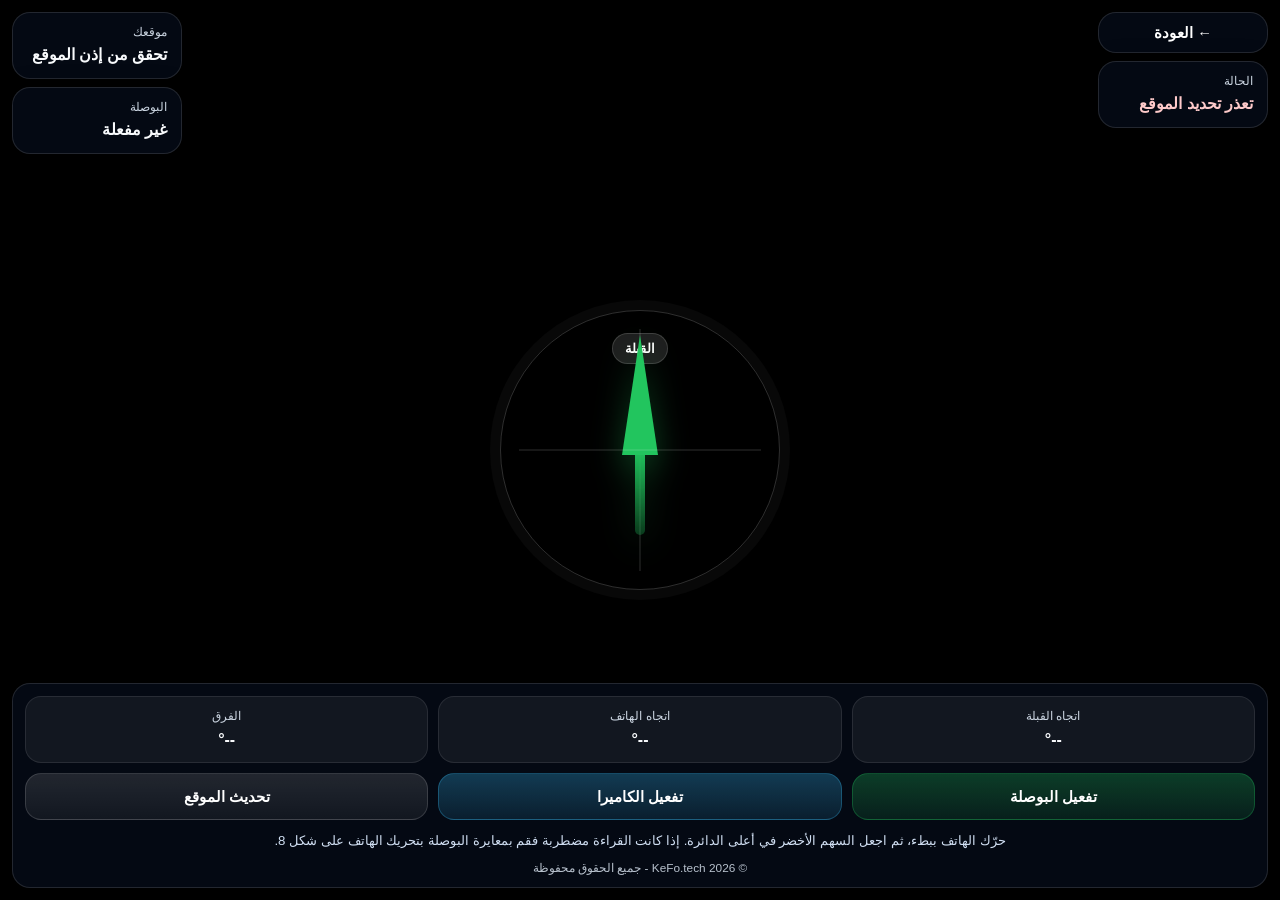
<file: qibla/index.html>
<!DOCTYPE html>
<html lang="ar" dir="rtl">
<head>
  <meta charset="UTF-8" />
  <meta name="viewport" content="width=device-width, initial-scale=1.0, viewport-fit=cover" />
  <title>اتجاه القبلة | KeFo.tech</title>
  <meta name="theme-color" content="#081120" />
  <style>
    :root{
      --bg:#081120;
      --panel:rgba(7,16,32,.62);
      --panel-border:rgba(255,255,255,.12);
      --text:#f8fafc;
      --muted:#cbd5e1;
      --good:#22c55e;
      --accent:#38bdf8;
      --warn:#f59e0b;
      --danger:#ef4444;
      --shadow:0 10px 30px rgba(0,0,0,.35);
      --radius:22px;
    }

    *{
      box-sizing:border-box;
      -webkit-tap-highlight-color:transparent;
    }

    html,body{
      margin:0;
      padding:0;
      width:100%;
      height:100%;
      background:#000;
      font-family:Tahoma, Arial, sans-serif;
      color:var(--text);
      overflow:hidden;
    }

    .app{
      position:relative;
      width:100%;
      height:100%;
      background:linear-gradient(160deg,#07101f,#0f172a);
    }

    video#camera{
      position:absolute;
      inset:0;
      width:100%;
      height:100%;
      object-fit:cover;
      background:#000;
      z-index:1;
    }

    .camera-fallback{
      position:absolute;
      inset:0;
      display:grid;
      place-items:center;
      text-align:center;
      padding:28px;
      color:#dbeafe;
      background:
        radial-gradient(circle at top right, rgba(56,189,248,.22), transparent 30%),
        radial-gradient(circle at top left, rgba(34,197,94,.16), transparent 26%),
        linear-gradient(160deg,#07101f,#0f172a);
      z-index:0;
    }

    .camera-fallback div{
      max-width:420px;
      line-height:1.9;
      font-size:1rem;
    }

    .overlay{
      position:absolute;
      inset:0;
      z-index:2;
      pointer-events:none;
    }

    .top-bar{
      position:absolute;
      top:12px;
      left:12px;
      right:12px;
      display:flex;
      align-items:flex-start;
      justify-content:space-between;
      gap:10px;
      pointer-events:auto;
    }

    .top-left,
    .top-right{
      display:flex;
      flex-direction:column;
      gap:8px;
    }

    .glass{
      background:var(--panel);
      backdrop-filter:blur(12px);
      -webkit-backdrop-filter:blur(12px);
      border:1px solid var(--panel-border);
      box-shadow:var(--shadow);
      border-radius:18px;
    }

    .back-btn{
      text-decoration:none;
      color:#fff;
      display:inline-flex;
      align-items:center;
      justify-content:center;
      gap:8px;
      padding:11px 14px;
      font-size:.92rem;
      font-weight:700;
      pointer-events:auto;
    }

    .status-box{
      padding:12px 14px;
      min-width:170px;
    }

    .status-title{
      font-size:.75rem;
      color:var(--muted);
      margin-bottom:5px;
    }

    .status-value{
      font-size:.98rem;
      font-weight:800;
      line-height:1.4;
    }

    .center-guide{
      position:absolute;
      inset:0;
      display:grid;
      place-items:center;
      pointer-events:none;
    }

    .crosshair{
      width:min(72vw, 280px);
      height:min(72vw, 280px);
      border-radius:50%;
      border:1.5px solid rgba(255,255,255,.18);
      position:relative;
      box-shadow:0 0 0 10px rgba(255,255,255,.03);
    }

    .crosshair::before,
    .crosshair::after{
      content:"";
      position:absolute;
      background:rgba(255,255,255,.18);
    }

    .crosshair::before{
      width:1px;
      top:18px;
      bottom:18px;
      left:50%;
      transform:translateX(-50%);
    }

    .crosshair::after{
      height:1px;
      left:18px;
      right:18px;
      top:50%;
      transform:translateY(-50%);
    }

    .kaaba-label{
      position:absolute;
      top:22px;
      left:50%;
      transform:translateX(-50%);
      padding:7px 12px;
      border-radius:999px;
      background:rgba(255,255,255,.12);
      border:1px solid rgba(255,255,255,.15);
      font-size:.84rem;
      font-weight:800;
      color:#fff;
      white-space:nowrap;
    }

    .arrow-layer{
      position:absolute;
      inset:0;
      transition:transform .18s linear;
    }

    .arrow{
      position:absolute;
      left:50%;
      top:24px;
      transform:translateX(-50%);
      width:0;
      height:0;
      border-left:18px solid transparent;
      border-right:18px solid transparent;
      border-bottom:120px solid var(--good);
      filter:drop-shadow(0 10px 16px rgba(34,197,94,.35));
    }

    .arrow::after{
      content:"";
      position:absolute;
      left:50%;
      top:112px;
      transform:translateX(-50%);
      width:10px;
      height:88px;
      border-radius:999px;
      background:linear-gradient(to bottom, rgba(34,197,94,1), rgba(34,197,94,.28));
    }

    .bottom-panel{
      position:absolute;
      left:12px;
      right:12px;
      bottom:12px;
      padding:12px;
      pointer-events:auto;
    }

    .stats{
      display:grid;
      grid-template-columns:repeat(3, minmax(0,1fr));
      gap:10px;
      margin-bottom:10px;
    }

    .stat{
      padding:12px 10px;
      border-radius:16px;
      background:rgba(255,255,255,.06);
      border:1px solid rgba(255,255,255,.09);
      text-align:center;
    }

    .stat .label{
      color:var(--muted);
      font-size:.74rem;
      margin-bottom:6px;
    }

    .stat .value{
      font-size:1rem;
      font-weight:900;
      line-height:1.35;
    }

    .actions{
      display:grid;
      grid-template-columns:repeat(3, minmax(0,1fr));
      gap:10px;
    }

    button{
      border:none;
      outline:none;
      cursor:pointer;
      font-family:inherit;
      font-size:.92rem;
      font-weight:800;
      border-radius:16px;
      padding:14px 10px;
      color:#fff;
      background:linear-gradient(180deg, rgba(56,189,248,.28), rgba(56,189,248,.12));
      border:1px solid rgba(56,189,248,.28);
    }

    button.secondary{
      background:linear-gradient(180deg, rgba(255,255,255,.12), rgba(255,255,255,.06));
      border:1px solid rgba(255,255,255,.14);
    }

    button.good{
      background:linear-gradient(180deg, rgba(34,197,94,.28), rgba(34,197,94,.12));
      border:1px solid rgba(34,197,94,.28);
    }

    .hint{
      margin-top:10px;
      text-align:center;
      color:#dbeafe;
      font-size:.83rem;
      line-height:1.7;
      opacity:.95;
    }

    .copyright{
      margin-top:8px;
      text-align:center;
      color:#cbd5e1;
      font-size:.74rem;
      opacity:.9;
    }

    .ok{ color:#bbf7d0; }
    .warn{ color:#fde68a; }
    .bad{ color:#fecaca; }

    @media (max-width:700px){
      .status-box{
        min-width:140px;
        padding:10px 12px;
      }

      .status-title{
        font-size:.68rem;
      }

      .status-value{
        font-size:.88rem;
      }

      .stats{
        grid-template-columns:repeat(3, 1fr);
        gap:8px;
      }

      .actions{
        grid-template-columns:repeat(3, 1fr);
        gap:8px;
      }

      button{
        font-size:.82rem;
        padding:12px 8px;
      }

      .arrow{
        border-left:14px solid transparent;
        border-right:14px solid transparent;
        border-bottom:92px solid var(--good);
      }

      .arrow::after{
        top:86px;
        width:8px;
        height:70px;
      }

      .crosshair{
        width:min(76vw, 250px);
        height:min(76vw, 250px);
      }
    }

    @media (max-width:480px){
      .top-bar{
        top:8px;
        left:8px;
        right:8px;
        gap:8px;
      }

      .bottom-panel{
        left:8px;
        right:8px;
        bottom:8px;
        padding:10px;
      }

      .stats{
        grid-template-columns:1fr 1fr 1fr;
      }

      .actions{
        grid-template-columns:1fr 1fr 1fr;
      }

      .stat{
        padding:10px 6px;
      }

      .stat .label{
        font-size:.66rem;
      }

      .stat .value{
        font-size:.86rem;
      }

      button{
        font-size:.74rem;
        border-radius:14px;
        padding:11px 6px;
      }

      .hint{
        font-size:.75rem;
      }
    }
  </style>
</head>
<body>
  <div class="app">
    <div class="camera-fallback" id="cameraFallback">
      <div>
        سيتم عرض الكاميرا هنا عند التفعيل.<br>
        إذا لم تسمح بالكاميرا أو لم يدعمها المتصفح، ستبقى الصفحة تعمل كسهم قبلة ذكي فوق خلفية ثابتة.
      </div>
    </div>

    <video id="camera" autoplay playsinline muted></video>

    <div class="overlay">
      <div class="top-bar">
        <div class="top-left">
          <a class="glass back-btn" href="../index.html">← العودة</a>
          <div class="glass status-box">
            <div class="status-title">الحالة</div>
            <div class="status-value" id="mainStatus">جارٍ التحضير...</div>
          </div>
        </div>

        <div class="top-right">
          <div class="glass status-box">
            <div class="status-title">موقعك</div>
            <div class="status-value" id="placeText">جارٍ تحديد الموقع...</div>
          </div>
          <div class="glass status-box">
            <div class="status-title">البوصلة</div>
            <div class="status-value" id="sensorStatus">غير مفعلة</div>
          </div>
        </div>
      </div>

      <div class="center-guide">
        <div class="crosshair">
          <div class="kaaba-label">القبلة</div>
          <div class="arrow-layer" id="arrowLayer">
            <div class="arrow"></div>
          </div>
        </div>
      </div>

      <div class="glass bottom-panel">
        <div class="stats">
          <div class="stat">
            <div class="label">اتجاه القبلة</div>
            <div class="value" id="qiblaDeg">--°</div>
          </div>
          <div class="stat">
            <div class="label">اتجاه الهاتف</div>
            <div class="value" id="headingDeg">--°</div>
          </div>
          <div class="stat">
            <div class="label">الفرق</div>
            <div class="value" id="diffDeg">--°</div>
          </div>
        </div>

        <div class="actions">
          <button class="good" id="enableCompassBtn">تفعيل البوصلة</button>
          <button id="enableCameraBtn">تفعيل الكاميرا</button>
          <button class="secondary" id="refreshBtn">تحديث الموقع</button>
        </div>

        <div class="hint" id="hintText">
          حرّك الهاتف ببطء، ثم اجعل السهم الأخضر في أعلى الدائرة. إذا كانت القراءة مضطربة فقم بمعايرة البوصلة بتحريك الهاتف على شكل 8.
        </div>

        <div class="copyright">© 2026 KeFo.tech - جميع الحقوق محفوظة</div>
      </div>
    </div>
  </div>

  <script>
    const KAABA_LAT = 21.4225;
    const KAABA_LON = 39.8262;

    const arrowLayer = document.getElementById("arrowLayer");
    const mainStatus = document.getElementById("mainStatus");
    const placeText = document.getElementById("placeText");
    const sensorStatus = document.getElementById("sensorStatus");
    const qiblaDegEl = document.getElementById("qiblaDeg");
    const headingDegEl = document.getElementById("headingDeg");
    const diffDegEl = document.getElementById("diffDeg");
    const hintText = document.getElementById("hintText");
    const enableCompassBtn = document.getElementById("enableCompassBtn");
    const enableCameraBtn = document.getElementById("enableCameraBtn");
    const refreshBtn = document.getElementById("refreshBtn");
    const camera = document.getElementById("camera");
    const cameraFallback = document.getElementById("cameraFallback");

    let userLat = null;
    let userLon = null;
    let qiblaBearing = null;
    let heading = null;
    let listening = false;
    let cameraStream = null;

    init();

    function init(){
      getLocation();
      enableCompassBtn.addEventListener("click", enableCompass);
      enableCameraBtn.addEventListener("click", enableCamera);
      refreshBtn.addEventListener("click", getLocation);
    }

    function getLocation(){
      if(!navigator.geolocation){
        mainStatus.innerHTML = '<span class="bad">المتصفح لا يدعم الموقع</span>';
        placeText.textContent = 'غير متاح';
        return;
      }

      mainStatus.textContent = 'جارٍ تحديد الموقع...';
      placeText.textContent = 'يتم الآن تحديد الموقع...';

      navigator.geolocation.getCurrentPosition(
        async (pos) => {
          userLat = pos.coords.latitude;
          userLon = pos.coords.longitude;
          qiblaBearing = calculateQiblaBearing(userLat, userLon);

          qiblaDegEl.textContent = qiblaBearing.toFixed(1) + '°';
          mainStatus.innerHTML = '<span class="ok">تم حساب القبلة</span>';

          rotateBearingOnly();
          await reversePlace(userLat, userLon);
        },
        () => {
          mainStatus.innerHTML = '<span class="bad">تعذر تحديد الموقع</span>';
          placeText.textContent = 'تحقق من إذن الموقع';
        },
        {
          enableHighAccuracy:true,
          timeout:12000,
          maximumAge:0
        }
      );
    }

    async function reversePlace(lat, lon){
      try{
        const res = await fetch(`https://nominatim.openstreetmap.org/reverse?format=jsonv2&lat=${lat}&lon=${lon}&accept-language=ar`, {
          headers: { 'Accept': 'application/json' }
        });
        if(!res.ok) throw new Error('reverse failed');
        const data = await res.json();
        const a = data.address || {};
        const area =
          a.suburb ||
          a.neighbourhood ||
          a.neighborhood ||
          a.quarter ||
          a.city_district ||
          a.residential ||
          a.borough ||
          a.village ||
          a.town ||
          a.city ||
          'موقعك الحالي';
        placeText.textContent = area;
      }catch(e){
        placeText.textContent = 'موقعك الحالي';
      }
    }

    function calculateQiblaBearing(lat, lon){
      const φ1 = toRad(lat);
      const λ1 = toRad(lon);
      const φ2 = toRad(KAABA_LAT);
      const λ2 = toRad(KAABA_LON);
      const y = Math.sin(λ2 - λ1);
      const x = Math.cos(φ1) * Math.tan(φ2) - Math.sin(φ1) * Math.cos(λ2 - λ1);
      const θ = Math.atan2(y, x);
      return normalizeDeg(toDeg(θ));
    }

    function rotateBearingOnly(){
      if(qiblaBearing == null) return;
      arrowLayer.style.transform = `rotate(${qiblaBearing}deg)`;
      headingDegEl.textContent = '--°';
      diffDegEl.textContent = '--°';
      hintText.textContent = 'يمكنك استخدام السهم الآن، لكن للحصول على تجربة مشابهة أكثر لتطبيقات تحديد القبلة فعّل البوصلة.';
    }

    async function enableCompass(){
      if(listening) return;

      if(typeof DeviceOrientationEvent !== 'undefined' &&
         typeof DeviceOrientationEvent.requestPermission === 'function'){
        try{
          const permission = await DeviceOrientationEvent.requestPermission();
          if(permission !== 'granted'){
            sensorStatus.innerHTML = '<span class="bad">تم رفض الإذن</span>';
            mainStatus.innerHTML = '<span class="warn">البوصلة غير مفعلة</span>';
            return;
          }
          startOrientation();
        }catch(e){
          sensorStatus.innerHTML = '<span class="bad">تعذر التفعيل</span>';
          mainStatus.innerHTML = '<span class="warn">البوصلة غير مفعلة</span>';
        }
      }else{
        startOrientation();
      }
    }

    function startOrientation(){
      if(listening) return;
      window.addEventListener('deviceorientationabsolute', handleOrientation, true);
      window.addEventListener('deviceorientation', handleOrientation, true);
      listening = true;
      sensorStatus.innerHTML = '<span class="ok">مفعلة</span>';
      mainStatus.innerHTML = '<span class="ok">البوصلة تعمل</span>';
      hintText.textContent = 'حرّك الهاتف ببطء. عندما يصبح الفرق صغيرًا جدًا فأنت باتجاه القبلة. إذا كانت القراءة تهتز فقم بمعايرة البوصلة.';
    }

    function handleOrientation(event){
      let h = null;

      if(typeof event.webkitCompassHeading !== 'undefined'){
        h = event.webkitCompassHeading;
      }else if(event.alpha != null){
        h = 360 - event.alpha;
      }

      if(h == null || Number.isNaN(h)) return;

      heading = normalizeDeg(h);
      headingDegEl.textContent = heading.toFixed(1) + '°';

      if(qiblaBearing == null) return;

      const relative = normalizeDeg(qiblaBearing - heading);
      arrowLayer.style.transform = `rotate(${relative}deg)`;

      const diff = smallestAngle(qiblaBearing, heading);
      diffDegEl.textContent = diff.toFixed(1) + '°';

      if(diff <= 8){
        mainStatus.innerHTML = '<span class="ok">أنت باتجاه القبلة تقريبًا</span>';
      }else if(diff <= 20){
        mainStatus.innerHTML = '<span class="warn">اقتربت من اتجاه القبلة</span>';
      }else{
        mainStatus.textContent = 'وجّه الهاتف حتى يصبح السهم للأعلى';
      }
    }

    async function enableCamera(){
      try{
        if(cameraStream){
          return;
        }

        const stream = await navigator.mediaDevices.getUserMedia({
          video: {
            facingMode: { ideal: 'environment' }
          },
          audio: false
        });

        camera.srcObject = stream;
        cameraStream = stream;
        cameraFallback.style.display = 'none';
      }catch(e){
        cameraFallback.style.display = 'grid';
        hintText.textContent = 'تعذر تشغيل الكاميرا. ما زال بإمكانك استخدام البوصلة والسهم بدون كاميرا.';
      }
    }

    function smallestAngle(a, b){
      let d = Math.abs(a - b) % 360;
      return d > 180 ? 360 - d : d;
    }

    function toRad(d){ return d * Math.PI / 180; }
    function toDeg(r){ return r * 180 / Math.PI; }
    function normalizeDeg(d){ return (d + 360) % 360; }
  </script>
</body>
</html>
</file>
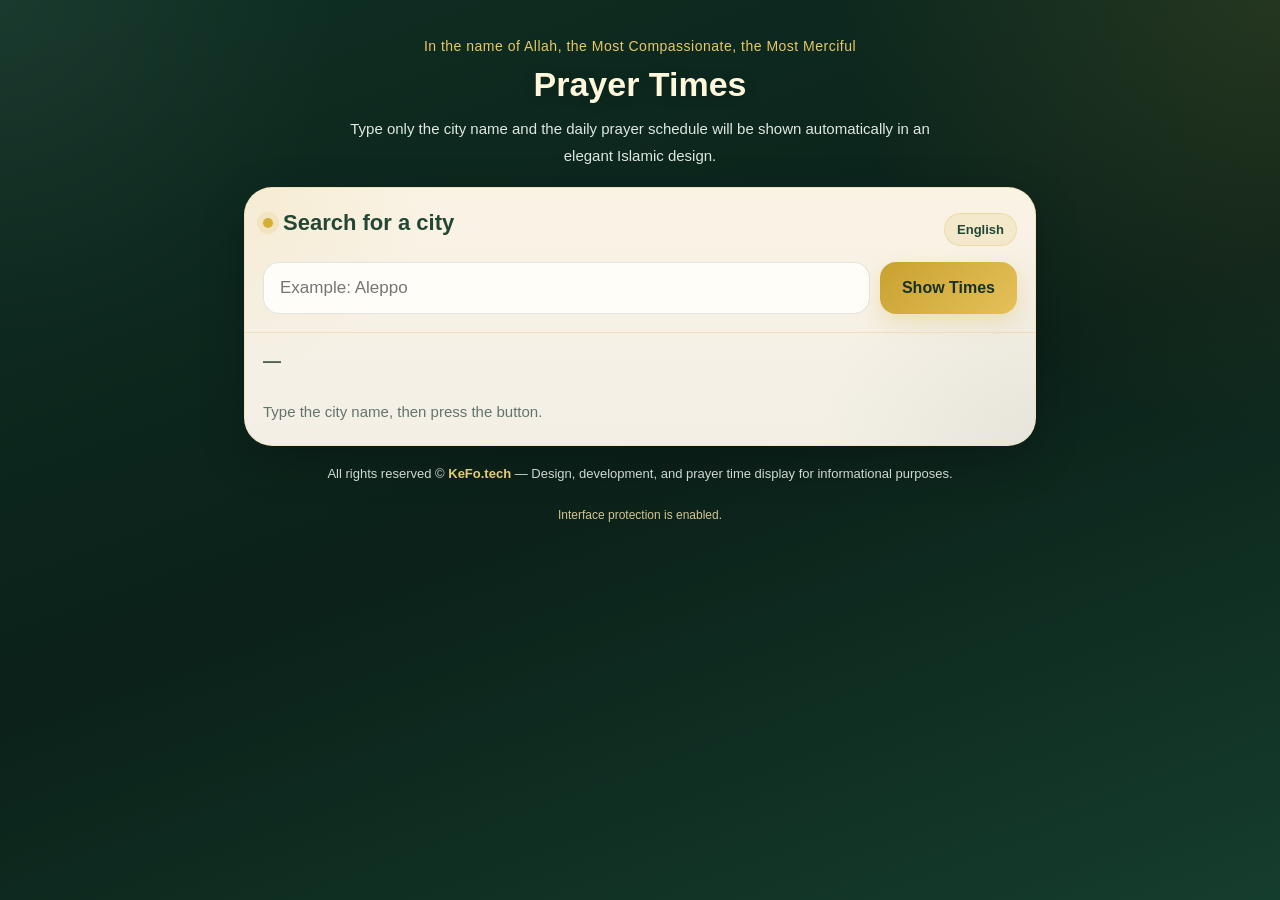
<file: salah/index.html>
<!DOCTYPE html>
<html lang="ar" dir="rtl">
<head>
  <meta charset="UTF-8" />
  <meta name="viewport" content="width=device-width, initial-scale=1.0" />
  <title>مواقيت الصلاة | KeFo.tech</title>
  <meta name="description" content="مواقيت الصلاة اليومية بتصميم إسلامي أنيق مع دعم تعدد اللغات والكشف التلقائي للغة المستخدم." />
  <style>
    * { box-sizing: border-box; -webkit-tap-highlight-color: transparent; }

    :root{
      --bg1:#0f2f23;
      --bg2:#153d2d;
      --gold:#d4af37;
      --gold-soft:#e7c866;
      --cream:#f7f2e7;
      --line:rgba(212,175,55,.22);
      --text:#183126;
      --muted:#5f6f66;
      --white:#ffffff;
      --shadow:0 14px 45px rgba(0,0,0,.22);
    }

    html, body {
      margin: 0;
      padding: 0;
      min-height: 100%;
      user-select: none;
      -webkit-user-select: none;
      -webkit-touch-callout: none;
    }

    body{
      font-family: Tahoma, Arial, sans-serif;
      background:
        radial-gradient(circle at top right, rgba(212,175,55,.12), transparent 28%),
        radial-gradient(circle at top left, rgba(255,255,255,.05), transparent 22%),
        linear-gradient(160deg, var(--bg1), #0b2119 52%, var(--bg2));
      color: var(--white);
      overflow-x: hidden;
    }

    .wrap{
      width:min(100%, 820px);
      margin:0 auto;
      padding:28px 14px 18px;
    }

    .hero{
      text-align:center;
      padding:10px 8px 18px;
    }

    .hero .mini{
      color:var(--gold-soft);
      font-size:14px;
      letter-spacing:.5px;
      margin-bottom:10px;
    }

    .hero h1{
      margin:0;
      font-size:34px;
      line-height:1.2;
      color:#fff7dc;
      text-shadow:0 2px 14px rgba(0,0,0,.18);
    }

    .hero p{
      margin:10px auto 0;
      max-width:620px;
      color:#dfe8e2;
      font-size:15px;
      line-height:1.8;
    }

    .card{
      background:linear-gradient(180deg, rgba(255,248,233,.98), rgba(248,244,235,.98));
      color:var(--text);
      border:1px solid rgba(212,175,55,.22);
      border-radius:28px;
      overflow:hidden;
      box-shadow:var(--shadow);
      backdrop-filter: blur(10px);
      position:relative;
    }

    .card::before{
      content:"";
      position:absolute;
      inset:0;
      pointer-events:none;
      background:
        radial-gradient(circle at top left, rgba(212,175,55,.10), transparent 22%),
        radial-gradient(circle at bottom right, rgba(21,61,45,.06), transparent 26%);
    }

    .top{
      padding:22px 18px 18px;
      border-bottom:1px solid var(--line);
      position:relative;
      z-index:1;
    }

    .search-title{
      display:flex;
      align-items:center;
      gap:10px;
      margin-bottom:14px;
      color:#244635;
      font-size:22px;
      font-weight:700;
    }

    .search-title .dot{
      width:10px;
      height:10px;
      border-radius:50%;
      background:var(--gold);
      box-shadow:0 0 0 6px rgba(212,175,55,.15);
    }

    .controls{
      display:flex;
      gap:10px;
      align-items:center;
      justify-content:space-between;
      flex-wrap:wrap;
      margin-bottom:12px;
    }

    .lang-badge{
      background:rgba(212,175,55,.14);
      color:#234736;
      border:1px solid rgba(212,175,55,.25);
      padding:8px 12px;
      border-radius:999px;
      font-size:13px;
      font-weight:700;
    }

    .search-box{
      display:grid;
      grid-template-columns: 1fr auto;
      gap:10px;
    }

    .search-box input{
      width:100%;
      border:1px solid rgba(21,61,45,.12);
      background:#fffdf8;
      color:#173126;
      border-radius:16px;
      padding:15px 16px;
      font-size:17px;
      outline:none;
      transition:.2s;
    }

    .search-box input:focus{
      border-color:rgba(212,175,55,.7);
      box-shadow:0 0 0 4px rgba(212,175,55,.12);
    }

    .search-box button{
      border:none;
      border-radius:16px;
      padding:0 22px;
      min-width:125px;
      font-size:16px;
      font-weight:700;
      cursor:pointer;
      background:linear-gradient(135deg, #c8a12f, #e5c15a);
      color:#173126;
      box-shadow:0 8px 20px rgba(212,175,55,.25);
      transition:.2s ease;
    }

    .search-box button:hover{
      transform:translateY(-1px);
    }

    .meta{
      padding:18px 18px 10px;
      color:#4b5f54;
      font-size:18px;
      font-weight:600;
      position:relative;
      z-index:1;
    }

    .next-prayer{
      padding:10px 18px 20px;
      border-bottom:1px solid var(--line);
      position:relative;
      z-index:1;
    }

    .next-prayer small{
      display:block;
      color:#617369;
      font-size:16px;
      margin-bottom:10px;
      line-height:1.8;
    }

    .big-time{
      font-size:58px;
      line-height:1;
      font-weight:800;
      color:#183126;
      letter-spacing:1px;
      direction:ltr;
      text-align:right;
    }

    .table{
      position:relative;
      z-index:1;
    }

    .row{
      display:flex;
      align-items:center;
      justify-content:space-between;
      padding:22px 18px;
      border-bottom:1px solid var(--line);
      font-size:20px;
    }

    .row:last-child{
      border-bottom:none;
    }

    .label{
      font-weight:700;
      color:#234736;
    }

    .time{
      direction:ltr;
      font-weight:800;
      color:#10271d;
      font-size:21px;
    }

    .status{
      padding:16px 18px 20px;
      color:#63756b;
      font-size:15px;
      line-height:1.8;
      position:relative;
      z-index:1;
    }

    .status.error{
      color:#9f1d1d;
      font-weight:700;
    }

    .status.loading{
      color:#8a6b11;
      font-weight:700;
    }

    .footer{
      text-align:center;
      color:#dce6df;
      font-size:13px;
      margin-top:16px;
      line-height:1.9;
      padding:0 10px 12px;
    }

    .footer b{
      color:#f3d980;
      font-weight:700;
    }

    .notice{
      text-align:center;
      margin-top:10px;
      color:#e9d8a0;
      font-size:12px;
      opacity:.9;
    }

    @media (max-width:640px){
      .wrap{ padding:18px 10px 14px; }
      .hero h1{ font-size:28px; }
      .search-box{ grid-template-columns:1fr; }
      .search-box button{
        min-height:52px;
        width:100%;
      }
      .big-time{ font-size:44px; }
      .row{ font-size:18px; }
      .time{ font-size:19px; }
      .meta{ font-size:16px; }
    }
  </style>
</head>
<body oncontextmenu="return false;">
  <div class="wrap">
    <section class="hero">
      <div class="mini" id="basmala">بِسْمِ اللهِ الرَّحْمٰنِ الرَّحِيم</div>
      <h1 id="title">مواقيت الصلاة</h1>
      <p id="subtitle">اكتب اسم المدينة فقط، وسيتم عرض المواقيت اليومية تلقائيًا داخل موقعك بتصميم إسلامي أنيق.</p>
    </section>

    <div class="card">
      <div class="top">
        <div class="controls">
          <div class="search-title">
            <span class="dot"></span>
            <span id="searchTitle">ابحث عن المدينة</span>
          </div>
          <div class="lang-badge" id="langBadge">العربية</div>
        </div>

        <div class="search-box">
          <input id="cityInput" type="text" placeholder="مثال: حلب" autocomplete="off" spellcheck="false" />
          <button id="searchBtn">عرض المواقيت</button>
        </div>
      </div>

      <div class="meta" id="metaText">—</div>

      <div class="next-prayer" id="nextPrayerBox" style="display:none;">
        <small id="nextPrayerLabel">وقت الصلاة التالية:</small>
        <div class="big-time" id="nextPrayerTime">--:--</div>
      </div>

      <div class="table" id="prayerTable" style="display:none;">
        <div class="row"><div class="label" id="labelFajr">الفجر</div><div class="time" id="fajr">--:--</div></div>
        <div class="row"><div class="label" id="labelSunrise">الشروق</div><div class="time" id="sunrise">--:--</div></div>
        <div class="row"><div class="label" id="labelDhuhr">الظهر</div><div class="time" id="dhuhr">--:--</div></div>
        <div class="row"><div class="label" id="labelAsr">العصر</div><div class="time" id="asr">--:--</div></div>
        <div class="row"><div class="label" id="labelMaghrib">المغرب</div><div class="time" id="maghrib">--:--</div></div>
        <div class="row"><div class="label" id="labelIsha">العشاء</div><div class="time" id="isha">--:--</div></div>
      </div>

      <div class="status" id="status">اكتب اسم المدينة ثم اضغط على زر عرض المواقيت.</div>
    </div>

    <div class="footer" id="footerText">
      جميع الحقوق محفوظة © <b>KeFo.tech</b> — تصميم وبرمجة وعرض المواقيت داخل الموقع لأغراض معلوماتية.
    </div>

    <div class="notice" id="noticeText">
      حماية الواجهة مفعّلة.
    </div>
  </div>

  <script>
    const translations = {
      ar: {
        langName: "العربية",
        dir: "rtl",
        title: "مواقيت الصلاة",
        subtitle: "اكتب اسم المدينة فقط، وسيتم عرض المواقيت اليومية تلقائيًا داخل موقعك بتصميم إسلامي أنيق.",
        searchTitle: "ابحث عن المدينة",
        placeholder: "مثال: حلب",
        button: "عرض المواقيت",
        statusIdle: "اكتب اسم المدينة ثم اضغط على زر عرض المواقيت.",
        statusEmpty: "يرجى كتابة اسم المدينة أولًا.",
        statusLoading: "جارٍ البحث عن المدينة وجلب المواقيت...",
        statusSuccess: "تم تحديث المواقيت بنجاح",
        nextPrayer: "وقت الصلاة التالية:",
        nextPrayerTomorrow: "الفجر (غدًا)",
        fajr: "الفجر",
        sunrise: "الشروق",
        dhuhr: "الظهر",
        asr: "العصر",
        maghrib: "المغرب",
        isha: "العشاء",
        hijriDate: "التاريخ الهجري",
        footer: 'جميع الحقوق محفوظة © <b>KeFo.tech</b> — تصميم وبرمجة وعرض المواقيت داخل الموقع لأغراض معلوماتية.',
        notice: "حماية الواجهة مفعّلة.",
        basmala: "بِسْمِ اللهِ الرَّحْمٰنِ الرَّحِيم",
        notFound: "لم يتم العثور على هذه المدينة.",
        geoError: "فشل تحويل اسم المدينة إلى موقع جغرافي.",
        fetchError: "فشل جلب مواقيت الصلاة.",
        genericError: "حدث خطأ غير متوقع."
      },
      en: {
        langName: "English",
        dir: "ltr",
        title: "Prayer Times",
        subtitle: "Type only the city name and the daily prayer schedule will be shown automatically in an elegant Islamic design.",
        searchTitle: "Search for a city",
        placeholder: "Example: Aleppo",
        button: "Show Times",
        statusIdle: "Type the city name, then press the button.",
        statusEmpty: "Please type a city name first.",
        statusLoading: "Searching for the city and fetching prayer times...",
        statusSuccess: "Prayer times updated successfully",
        nextPrayer: "Next prayer:",
        nextPrayerTomorrow: "Fajr (tomorrow)",
        fajr: "Fajr",
        sunrise: "Sunrise",
        dhuhr: "Dhuhr",
        asr: "Asr",
        maghrib: "Maghrib",
        isha: "Isha",
        hijriDate: "Hijri date",
        footer: 'All rights reserved © <b>KeFo.tech</b> — Design, development, and prayer time display for informational purposes.',
        notice: "Interface protection is enabled.",
        basmala: "In the name of Allah, the Most Compassionate, the Most Merciful",
        notFound: "City not found.",
        geoError: "Failed to convert the city name into a location.",
        fetchError: "Failed to fetch prayer times.",
        genericError: "An unexpected error occurred."
      },
      de: {
        langName: "Deutsch",
        dir: "ltr",
        title: "Gebetszeiten",
        subtitle: "Geben Sie nur den Stadtnamen ein, dann werden die täglichen Gebetszeiten automatisch in einem eleganten islamischen Design angezeigt.",
        searchTitle: "Nach einer Stadt suchen",
        placeholder: "Beispiel: Aleppo",
        button: "Zeiten anzeigen",
        statusIdle: "Geben Sie den Stadtnamen ein und drücken Sie dann die Taste.",
        statusEmpty: "Bitte geben Sie zuerst einen Stadtnamen ein.",
        statusLoading: "Die Stadt wird gesucht und die Gebetszeiten werden geladen...",
        statusSuccess: "Gebetszeiten erfolgreich aktualisiert",
        nextPrayer: "Nächstes Gebet:",
        nextPrayerTomorrow: "Fadschr (morgen)",
        fajr: "Fadschr",
        sunrise: "Sonnenaufgang",
        dhuhr: "Dhuhr",
        asr: "Asr",
        maghrib: "Maghrib",
        isha: "Ischa",
        hijriDate: "Hidschri-Datum",
        footer: 'Alle Rechte vorbehalten © <b>KeFo.tech</b> — Design, Entwicklung und Anzeige der Gebetszeiten zu Informationszwecken.',
        notice: "Der Oberflächenschutz ist aktiviert.",
        basmala: "Im Namen Allahs, des Allerbarmers, des Barmherzigen",
        notFound: "Stadt wurde nicht gefunden.",
        geoError: "Der Stadtname konnte nicht in einen Ort umgewandelt werden.",
        fetchError: "Gebetszeiten konnten nicht geladen werden.",
        genericError: "Ein unerwarteter Fehler ist aufgetreten."
      },
      tr: {
        langName: "Türkçe",
        dir: "ltr",
        title: "Namaz Vakitleri",
        subtitle: "Sadece şehir adını yazın; günlük namaz vakitleri zarif bir İslami tasarımla otomatik olarak gösterilsin.",
        searchTitle: "Şehir ara",
        placeholder: "Örnek: Halep",
        button: "Vakitleri Göster",
        statusIdle: "Şehir adını yazın ve ardından düğmeye basın.",
        statusEmpty: "Lütfen önce bir şehir adı yazın.",
        statusLoading: "Şehir aranıyor ve namaz vakitleri getiriliyor...",
        statusSuccess: "Namaz vakitleri başarıyla güncellendi",
        nextPrayer: "Sıradaki namaz:",
        nextPrayerTomorrow: "İmsak (yarın)",
        fajr: "İmsak",
        sunrise: "Güneş",
        dhuhr: "Öğle",
        asr: "İkindi",
        maghrib: "Akşam",
        isha: "Yatsı",
        hijriDate: "Hicri tarih",
        footer: 'Tüm hakları saklıdır © <b>KeFo.tech</b> — Tasarım, geliştirme ve bilgilendirme amaçlı namaz vakti gösterimi.',
        notice: "Arayüz koruması etkin.",
        basmala: "Rahmân ve Rahîm olan Allah’ın adıyla",
        notFound: "Şehir bulunamadı.",
        geoError: "Şehir adı konuma dönüştürülemedi.",
        fetchError: "Namaz vakitleri alınamadı.",
        genericError: "Beklenmeyen bir hata oluştu."
      },
      fr: {
        langName: "Français",
        dir: "ltr",
        title: "Horaires de prière",
        subtitle: "Saisissez uniquement le nom de la ville, et les horaires quotidiens de prière s’afficheront automatiquement dans un style islamique élégant.",
        searchTitle: "Rechercher une ville",
        placeholder: "Exemple : Alep",
        button: "Afficher",
        statusIdle: "Saisissez le nom de la ville puis appuyez sur le bouton.",
        statusEmpty: "Veuillez d’abord saisir un nom de ville.",
        statusLoading: "Recherche de la ville et récupération des horaires...",
        statusSuccess: "Horaires mis à jour avec succès",
        nextPrayer: "Prochaine prière :",
        nextPrayerTomorrow: "Fajr (demain)",
        fajr: "Fajr",
        sunrise: "Lever du soleil",
        dhuhr: "Dhuhr",
        asr: "Asr",
        maghrib: "Maghrib",
        isha: "Isha",
        hijriDate: "Date hégirienne",
        footer: 'Tous droits réservés © <b>KeFo.tech</b> — Conception, développement et affichage des horaires de prière à titre informatif.',
        notice: "La protection de l’interface est activée.",
        basmala: "Au nom d’Allah, le Tout Miséricordieux, le Très Miséricordieux",
        notFound: "Ville introuvable.",
        geoError: "Échec de la conversion du nom de la ville en position géographique.",
        fetchError: "Impossible de récupérer les horaires de prière.",
        genericError: "Une erreur inattendue est survenue."
      },
      es: {
        langName: "Español",
        dir: "ltr",
        title: "Horarios de oración",
        subtitle: "Escribe solo el nombre de la ciudad y los horarios diarios de oración aparecerán automáticamente con un diseño islámico elegante.",
        searchTitle: "Buscar una ciudad",
        placeholder: "Ejemplo: Alepo",
        button: "Mostrar horarios",
        statusIdle: "Escribe el nombre de la ciudad y luego pulsa el botón.",
        statusEmpty: "Por favor, escribe primero el nombre de una ciudad.",
        statusLoading: "Buscando la ciudad y obteniendo los horarios de oración...",
        statusSuccess: "Horarios actualizados correctamente",
        nextPrayer: "Próxima oración:",
        nextPrayerTomorrow: "Fajr (mañana)",
        fajr: "Fajr",
        sunrise: "Amanecer",
        dhuhr: "Dhuhr",
        asr: "Asr",
        maghrib: "Maghrib",
        isha: "Isha",
        hijriDate: "Fecha hijri",
        footer: 'Todos los derechos reservados © <b>KeFo.tech</b> — Diseño, desarrollo y visualización de horarios de oración con fines informativos.',
        notice: "La protección de la interfaz está activada.",
        basmala: "En el nombre de Allah, el Compasivo, el Misericordioso",
        notFound: "No se encontró la ciudad.",
        geoError: "No se pudo convertir el nombre de la ciudad en una ubicación.",
        fetchError: "No se pudieron obtener los horarios de oración.",
        genericError: "Ocurrió un error inesperado."
      }
    };

    function detectLanguage() {
      const lang = (navigator.language || navigator.userLanguage || "en").toLowerCase();
      if (lang.startsWith("ar")) return "ar";
      if (lang.startsWith("de")) return "de";
      if (lang.startsWith("tr")) return "tr";
      if (lang.startsWith("fr")) return "fr";
      if (lang.startsWith("es")) return "es";
      return "en";
    }

    let currentLang = detectLanguage();
    let t = translations[currentLang];

    const cityInput = document.getElementById("cityInput");
    const searchBtn = document.getElementById("searchBtn");
    const metaText = document.getElementById("metaText");
    const statusBox = document.getElementById("status");
    const prayerTable = document.getElementById("prayerTable");
    const nextPrayerBox = document.getElementById("nextPrayerBox");
    const nextPrayerLabel = document.getElementById("nextPrayerLabel");
    const nextPrayerTime = document.getElementById("nextPrayerTime");
    const langBadge = document.getElementById("langBadge");

    const fajrEl = document.getElementById("fajr");
    const sunriseEl = document.getElementById("sunrise");
    const dhuhrEl = document.getElementById("dhuhr");
    const asrEl = document.getElementById("asr");
    const maghribEl = document.getElementById("maghrib");
    const ishaEl = document.getElementById("isha");

    function applyLanguage() {
      t = translations[currentLang] || translations.en;

      document.documentElement.lang = currentLang;
      document.documentElement.dir = t.dir;
      document.body.style.direction = t.dir;

      document.getElementById("basmala").textContent = t.basmala;
      document.getElementById("title").textContent = t.title;
      document.getElementById("subtitle").textContent = t.subtitle;
      document.getElementById("searchTitle").textContent = t.searchTitle;
      cityInput.placeholder = t.placeholder;
      searchBtn.textContent = t.button;
      langBadge.textContent = t.langName;

      document.getElementById("labelFajr").textContent = t.fajr;
      document.getElementById("labelSunrise").textContent = t.sunrise;
      document.getElementById("labelDhuhr").textContent = t.dhuhr;
      document.getElementById("labelAsr").textContent = t.asr;
      document.getElementById("labelMaghrib").textContent = t.maghrib;
      document.getElementById("labelIsha").textContent = t.isha;

      document.getElementById("footerText").innerHTML = t.footer;
      document.getElementById("noticeText").textContent = t.notice;

      if (!statusBox.dataset.locked) {
        statusBox.textContent = t.statusIdle;
      }
    }

    function setStatus(message, type = "") {
      statusBox.className = "status";
      if (type === "error") statusBox.classList.add("error");
      if (type === "loading") statusBox.classList.add("loading");
      statusBox.textContent = message;
      statusBox.dataset.locked = "1";
    }

    function setIdleStatus() {
      statusBox.className = "status";
      statusBox.textContent = t.statusIdle;
      delete statusBox.dataset.locked;
    }

    function cleanTime(value) {
      return String(value).split(" ")[0].replace(/\(.+\)/, "").trim();
    }

    function toMinutes(hhmm) {
      const [h, m] = hhmm.split(":").map(Number);
      return h * 60 + m;
    }

    function getNextPrayer(timings) {
      const now = new Date();
      const currentMinutes = now.getHours() * 60 + now.getMinutes();

      const prayers = [
        { name: t.fajr, time: timings.Fajr },
        { name: t.dhuhr, time: timings.Dhuhr },
        { name: t.asr, time: timings.Asr },
        { name: t.maghrib, time: timings.Maghrib },
        { name: t.isha, time: timings.Isha }
      ];

      for (const prayer of prayers) {
        if (toMinutes(prayer.time) > currentMinutes) {
          return prayer;
        }
      }

      return { name: t.nextPrayerTomorrow, time: timings.Fajr };
    }

    async function geocodeCity(city) {
      const url = `https://nominatim.openstreetmap.org/search?format=jsonv2&limit=1&q=${encodeURIComponent(city)}`;
      const response = await fetch(url, {
        headers: { "Accept": "application/json" }
      });

      if (!response.ok) {
        throw new Error(t.geoError);
      }

      const results = await response.json();
      if (!results || !results.length) {
        throw new Error(t.notFound);
      }

      const place = results[0];
      return {
        lat: place.lat,
        lon: place.lon,
        displayName: place.display_name
      };
    }

    async function fetchPrayerTimesByCoords(lat, lon) {
      const now = new Date();
      const day = now.getDate();
      const month = now.getMonth() + 1;
      const year = now.getFullYear();

      const url = `https://api.aladhan.com/v1/timings/${day}-${month}-${year}?latitude=${encodeURIComponent(lat)}&longitude=${encodeURIComponent(lon)}&method=4`;

      const response = await fetch(url);
      if (!response.ok) {
        throw new Error(t.fetchError);
      }

      const data = await response.json();
      if (!data || data.code !== 200 || !data.data) {
        throw new Error(t.fetchError);
      }

      return data.data;
    }

    async function runSearch() {
      const city = cityInput.value.trim();

      if (!city) {
        setStatus(t.statusEmpty, "error");
        prayerTable.style.display = "none";
        nextPrayerBox.style.display = "none";
        metaText.textContent = "—";
        return;
      }

      setStatus(t.statusLoading, "loading");
      prayerTable.style.display = "none";
      nextPrayerBox.style.display = "none";
      metaText.textContent = "—";

      try {
        const geo = await geocodeCity(city);
        const prayerData = await fetchPrayerTimesByCoords(geo.lat, geo.lon);

        const timings = prayerData.timings;
        const dateReadable = prayerData.date?.readable || "";
        const hijriDate = prayerData.date?.hijri?.date || "";
        const timezone = prayerData.meta?.timezone || "";

        const fajr = cleanTime(timings.Fajr);
        const sunrise = cleanTime(timings.Sunrise);
        const dhuhr = cleanTime(timings.Dhuhr);
        const asr = cleanTime(timings.Asr);
        const maghrib = cleanTime(timings.Maghrib);
        const isha = cleanTime(timings.Isha);

        fajrEl.textContent = fajr;
        sunriseEl.textContent = sunrise;
        dhuhrEl.textContent = dhuhr;
        asrEl.textContent = asr;
        maghribEl.textContent = maghrib;
        ishaEl.textContent = isha;

        metaText.textContent = `${geo.displayName} — ${dateReadable}${timezone ? " — " + timezone : ""}`;

        const next = getNextPrayer({
          Fajr: fajr,
          Dhuhr: dhuhr,
          Asr: asr,
          Maghrib: maghrib,
          Isha: isha
        });

        nextPrayerLabel.textContent = `${t.nextPrayer} ${next.name}`;
        nextPrayerTime.textContent = next.time;

        prayerTable.style.display = "block";
        nextPrayerBox.style.display = "block";

        let successText = t.statusSuccess;
        if (hijriDate) successText += ` — ${t.hijriDate}: ${hijriDate}`;
        setStatus(successText);
      } catch (error) {
        console.error(error);
        setStatus(error.message || t.genericError, "error");
        prayerTable.style.display = "none";
        nextPrayerBox.style.display = "none";
        metaText.textContent = "—";
      }
    }

    searchBtn.addEventListener("click", runSearch);

    cityInput.addEventListener("keydown", (e) => {
      if (e.key === "Enter") runSearch();
    });

    applyLanguage();

    document.addEventListener("contextmenu", function(e) {
      e.preventDefault();
    });

    document.addEventListener("dragstart", function(e) {
      e.preventDefault();
    });

    document.addEventListener("selectstart", function(e) {
      e.preventDefault();
    });

    document.addEventListener("copy", function(e) {
      e.preventDefault();
    });

    document.addEventListener("cut", function(e) {
      e.preventDefault();
    });

    document.addEventListener("keydown", function(e) {
      const key = e.key.toLowerCase();

      if (e.key === "F12") {
        e.preventDefault();
        return false;
      }

      if (e.ctrlKey && e.shiftKey && ["i", "j", "c"].includes(key)) {
        e.preventDefault();
        return false;
      }

      if (e.ctrlKey && ["u", "s", "p", "c", "x"].includes(key)) {
        e.preventDefault();
        return false;
      }
    });

    let devtoolsOpen = false;
    setInterval(function () {
      const widthThreshold = window.outerWidth - window.innerWidth > 160;
      const heightThreshold = window.outerHeight - window.innerHeight > 160;
      if (widthThreshold || heightThreshold) {
        if (!devtoolsOpen) {
          devtoolsOpen = true;
          document.body.innerHTML = `
            <div style="
              min-height:100vh;
              display:flex;
              align-items:center;
              justify-content:center;
              text-align:center;
              padding:30px;
              background:linear-gradient(160deg,#0f2f23,#153d2d);
              color:#fff7dc;
              font-family:Tahoma,Arial,sans-serif;
              direction:${t.dir};
            ">
              <div>
                <div style="font-size:32px;font-weight:800;margin-bottom:12px;">${t.title}</div>
                <div style="font-size:18px;line-height:1.9;">${t.notice}</div>
              </div>
            </div>
          `;
        }
      } else {
        devtoolsOpen = false;
      }
    }, 1000);
  </script>
</body>
</html>
</file>
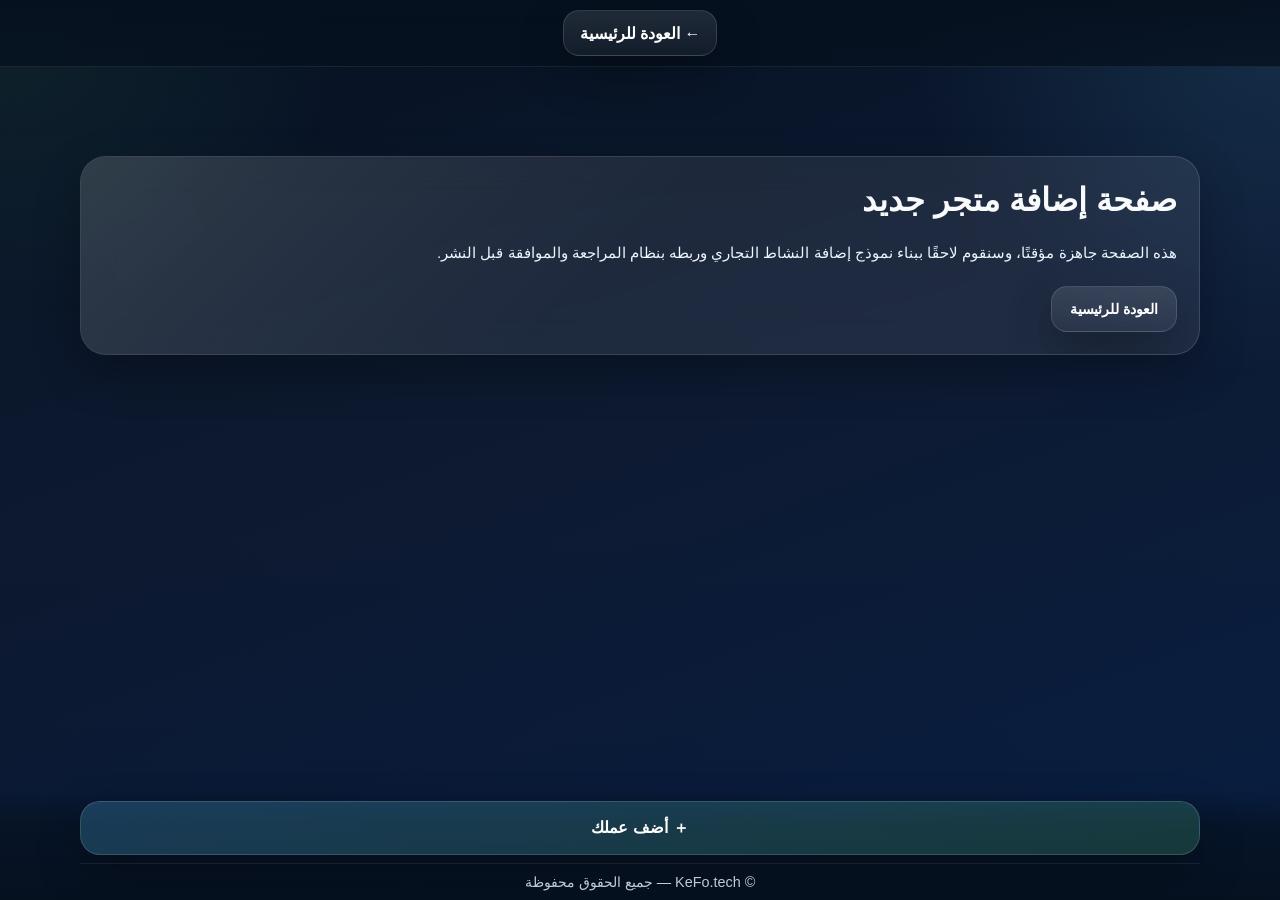
<file: work/add-business.html>
<!DOCTYPE html>
<html lang="ar" dir="rtl">
<head>
  <meta charset="UTF-8" />
  <meta name="viewport" content="width=device-width, initial-scale=1.0" />
  <title>أضف عملك</title>
  <link rel="stylesheet" href="css/styles.css" />
</head>
<body>
  <div class="page-shell">

    <header class="fixed-top-wrap detail-top-wrap">
      <div class="top-search-shell detail-shell">
        <a href="index.html" class="back-link-btn">← العودة للرئيسية</a>
      </div>
    </header>

    <main class="container page-content detail-page has-fixed-top">
      <section class="glass-card add-placeholder-card">
        <h1 class="store-detail-title">صفحة إضافة متجر جديد</h1>
        <p class="store-detail-description">
          هذه الصفحة جاهزة مؤقتًا، وسنقوم لاحقًا ببناء نموذج إضافة النشاط التجاري
          وربطه بنظام المراجعة والموافقة قبل النشر.
        </p>

        <a href="index.html" class="primary-action-link">العودة للرئيسية</a>
      </section>
    </main>

    <div class="fixed-bottom-wrap">
      <div class="bottom-main-actions">
        <a href="add-business.html" class="big-add-business-btn">＋ أضف عملك</a>
      </div>

      <div class="fixed-copyright">
        © KeFo.tech — جميع الحقوق محفوظة
      </div>
    </div>

  </div>

  <script>
    document.addEventListener("contextmenu", e => e.preventDefault());
    document.addEventListener("copy", e => e.preventDefault());
    document.addEventListener("cut", e => e.preventDefault());
    document.addEventListener("selectstart", e => e.preventDefault());
    document.addEventListener("dragstart", e => e.preventDefault());

    document.addEventListener("keydown", e => {
      const key = e.key.toLowerCase();
      if (
        (e.ctrlKey && ["u", "c", "x", "s", "a"].includes(key)) ||
        e.key === "F12"
      ) {
        e.preventDefault();
      }
    });
  </script>
</body>
</html>
</file>
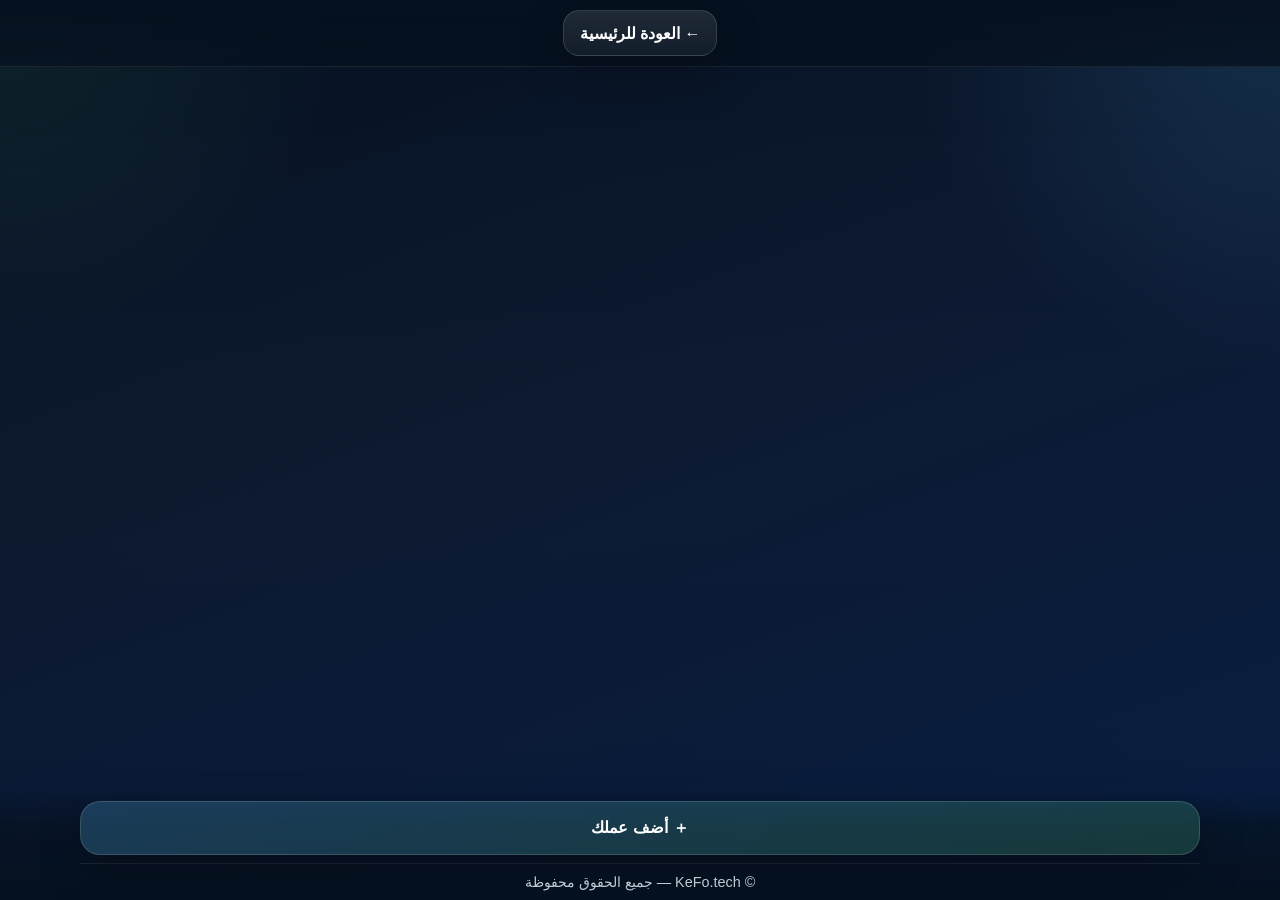
<file: work/store.html>
<!DOCTYPE html>
<html lang="ar" dir="rtl">
<head>
  <meta charset="UTF-8" />
  <meta name="viewport" content="width=device-width, initial-scale=1.0" />
  <title>تفاصيل المتجر</title>
  <link rel="stylesheet" href="css/styles.css" />
</head>
<body>
  <div class="page-shell">

    <header class="fixed-top-wrap detail-top-wrap">
      <div class="top-search-shell detail-shell">
        <a href="index.html" class="back-link-btn">← العودة للرئيسية</a>
      </div>
    </header>

    <main class="container page-content detail-page has-fixed-top">
      <section id="storeDetail"></section>
    </main>

    <div class="fixed-bottom-wrap">
      <div class="bottom-main-actions">
        <a href="add-business.html" class="big-add-business-btn">＋ أضف عملك</a>
      </div>

      <div class="fixed-copyright">
        © KeFo.tech — جميع الحقوق محفوظة
      </div>
    </div>

  </div>

  <script src="js/data.js"></script>
  <script>
    document.addEventListener("contextmenu", e => e.preventDefault());
    document.addEventListener("copy", e => e.preventDefault());
    document.addEventListener("cut", e => e.preventDefault());
    document.addEventListener("selectstart", e => e.preventDefault());
    document.addEventListener("dragstart", e => e.preventDefault());

    document.addEventListener("keydown", e => {
      const key = e.key.toLowerCase();
      if (
        (e.ctrlKey && ["u", "c", "x", "s", "a"].includes(key)) ||
        e.key === "F12"
      ) {
        e.preventDefault();
      }
    });

    const params = new URLSearchParams(window.location.search);
    const storeId = params.get("id");
    const detailContainer = document.getElementById("storeDetail");
    const store = STORES.find(item => item.id === storeId);

    function safeLink(value) {
      return value ? value : "#";
    }

    if (!store) {
      detailContainer.innerHTML = `
        <div class="glass-card empty-card">
          <h2>المتجر غير موجود</h2>
          <p>الرابط غير صحيح أو أن المتجر لم يعد متاحًا.</p>
          <a href="index.html" class="primary-action-link">العودة للرئيسية</a>
        </div>
      `;
    } else {
      const mapsUrl = store.mapsLink || \`https://www.google.com/maps?q=\${store.lat},\${store.lng}\`;

      detailContainer.innerHTML = `
        <article class="store-detail-card glass-card">
          <div class="store-detail-cover-wrap">
            <img src="${store.cover}" alt="${store.name}" class="store-detail-cover" />
            <span class="store-detail-type">${store.type}</span>
          </div>

          <div class="store-detail-body">
            <h1 class="store-detail-title">${store.name}</h1>
            <p class="store-detail-location">${store.city} - ${store.area}</p>
            <p class="store-detail-description">${store.description}</p>

            <div class="detail-info-grid">
              <div class="detail-info-box">
                <strong>العنوان</strong>
                <span>${store.address || "غير محدد"}</span>
              </div>

              <div class="detail-info-box">
                <strong>الهاتف</strong>
                <span>${store.phone || "غير متوفر"}</span>
              </div>

              <div class="detail-info-box">
                <strong>أوقات العمل</strong>
                <span>${store.hours || "غير محدد"}</span>
              </div>

              <div class="detail-info-box">
                <strong>نوع الخدمة</strong>
                <span>${store.type || "غير محدد"}</span>
              </div>
            </div>

            <div class="detail-actions">
              ${store.phone ? `<a class="detail-action-btn" href="tel:${store.phone}">اتصال</a>` : ""}
              ${store.whatsapp ? `<a class="detail-action-btn whatsapp-btn" target="_blank" href="https://wa.me/${store.whatsapp}">واتساب</a>` : ""}
              ${store.facebook ? `<a class="detail-action-btn" target="_blank" href="${safeLink(store.facebook)}">فيسبوك</a>` : ""}
              ${store.instagram ? `<a class="detail-action-btn" target="_blank" href="${safeLink(store.instagram)}">إنستغرام</a>` : ""}
              <a class="detail-action-btn maps-btn" target="_blank" href="${mapsUrl}">خرائط جوجل</a>
            </div>
          </div>
        </article>
      `;
    }
  </script>
</body>
</html>
</file>
<file: style.css>
:root{
  --bg1:#06111f;
  --bg2:#0a1730;
  --bg3:#071d40;
  --card:rgba(255,255,255,0.08);
  --card-border:rgba(255,255,255,0.13);
  --text:#f8fafc;
  --muted:#cbd5e1;
  --accent:#5cc8ff;
  --accent2:#61e59a;
  --shadow:0 18px 45px rgba(0,0,0,.28);
  --radius:26px;
  --bottom-safe:126px;
}

*{
  box-sizing:border-box;
  -webkit-tap-highlight-color:transparent;
  -webkit-touch-callout:none;
}

html, body{
  margin:0;
  padding:0;
  min-height:100%;
}

body{
  font-family:"Tahoma","Arial",sans-serif;
  color:var(--text);
  background:
    radial-gradient(circle at top right, rgba(92,200,255,.14), transparent 24%),
    radial-gradient(circle at top left, rgba(97,229,154,.08), transparent 22%),
    linear-gradient(160deg,var(--bg1),var(--bg2) 50%, var(--bg3));
  user-select:none;
  -webkit-user-select:none;
  -moz-user-select:none;
  -ms-user-select:none;
  overflow-x:hidden;
}

body::before{
  content:"";
  position:fixed;
  inset:0;
  pointer-events:none;
  background:
    linear-gradient(transparent 0%, rgba(255,255,255,.02) 50%, transparent 100%);
  mix-blend-mode:screen;
  opacity:.6;
}

.page-shell{
  min-height:100vh;
  position:relative;
}

.container{
  width:min(1120px, 94%);
  margin:auto;
  padding:18px 0 calc(30px + var(--bottom-safe));
}

.header-actions{
  display:flex;
  justify-content:flex-end;
  gap:10px;
  margin-bottom:14px;
  flex-wrap:wrap;
}

.top-action-btn{
  border:none;
  outline:none;
  cursor:pointer;
  color:#fff;
  font-family:inherit;
  font-size:.92rem;
  font-weight:800;
  background:linear-gradient(180deg, rgba(255,255,255,.11), rgba(255,255,255,.05));
  border:1px solid rgba(255,255,255,.13);
  border-radius:999px;
  padding:13px 18px;
  box-shadow:var(--shadow);
  transition:.22s ease;
  backdrop-filter:blur(12px);
  -webkit-backdrop-filter:blur(12px);
}

.top-action-btn:hover{
  transform:translateY(-2px);
  border-color:rgba(92,200,255,.4);
  background:linear-gradient(180deg, rgba(92,200,255,.18), rgba(255,255,255,.05));
}

.top-cards{
  display:grid;
  grid-template-columns:minmax(0, 1.02fr) minmax(0, .98fr);
  gap:14px;
  margin-bottom:22px;
  align-items:stretch;
}

.glass-card{
  background:var(--card);
  border:1px solid var(--card-border);
  backdrop-filter: blur(18px);
  -webkit-backdrop-filter: blur(18px);
  border-radius:var(--radius);
  box-shadow:var(--shadow);
  padding:14px;
  position:relative;
  overflow:hidden;
  min-height:158px;
}

.glass-card::before{
  content:"";
  position:absolute;
  inset:0;
  background:linear-gradient(135deg, rgba(255,255,255,.08), transparent 48%);
  pointer-events:none;
}

.card-head{
  display:flex;
  align-items:center;
  justify-content:space-between;
  gap:10px;
  position:relative;
  z-index:3;
  margin-bottom:10px;
}

.card-title{
  margin:0;
  font-size:clamp(.88rem, 1.5vw, 1rem);
  font-weight:800;
  color:#fff;
  line-height:1.3;
}

.badge{
  background:rgba(255,255,255,.08);
  border:1px solid rgba(255,255,255,.10);
  color:#e2e8f0;
  padding:6px 9px;
  border-radius:999px;
  font-size:clamp(.64rem, 1.1vw, .8rem);
  white-space:nowrap;
  flex-shrink:0;
  box-shadow:inset 0 0 14px rgba(255,255,255,.03);
}

/* Weather Card */
.weather-card{
  min-height:184px;
}

.weather-scene{
  position:absolute;
  inset:0;
  z-index:1;
  overflow:hidden;
  pointer-events:none;
}

.weather-scene.day{
  background:
    radial-gradient(circle at 20% 18%, rgba(255,235,130,.20), transparent 18%),
    linear-gradient(180deg, rgba(74,146,255,.14), rgba(255,255,255,.01));
}

.weather-scene.night{
  background:
    radial-gradient(circle at 78% 18%, rgba(200,220,255,.12), transparent 14%),
    linear-gradient(180deg, rgba(21,31,66,.25), rgba(8,14,28,.04));
  filter:brightness(.9);
}

.sun, .moon{
  position:absolute;
  top:18px;
  left:18px;
  width:50px;
  height:50px;
  border-radius:50%;
}

.sun{
  background:radial-gradient(circle, #fff7b0 0%, #ffd65c 45%, #ffb300 72%, rgba(255,179,0,.2) 100%);
  box-shadow:0 0 22px rgba(255,208,89,.5), 0 0 48px rgba(255,208,89,.16);
  animation:sunPulse 4s ease-in-out infinite;
  display:none;
}

.moon{
  background:radial-gradient(circle at 35% 35%, #f8fbff 0%, #d8e7ff 60%, #b5c7ec 100%);
  box-shadow:0 0 20px rgba(200,225,255,.22);
  display:none;
}

.moon::after{
  content:"";
  position:absolute;
  top:6px;
  left:14px;
  width:40px;
  height:40px;
  border-radius:50%;
  background:rgba(12,19,40,.95);
}

.stars{
  position:absolute;
  inset:0;
  display:none;
}

.stars span{
  position:absolute;
  width:3px;
  height:3px;
  border-radius:50%;
  background:#fff;
  opacity:.75;
  animation:starBlink 2.4s ease-in-out infinite;
}

.stars span:nth-child(1){ top:24px; right:85px; animation-delay:.3s; }
.stars span:nth-child(2){ top:52px; right:50px; animation-delay:1s; }
.stars span:nth-child(3){ top:40px; right:120px; animation-delay:1.6s; }
.stars span:nth-child(4){ top:78px; right:88px; animation-delay:.8s; }
.stars span:nth-child(5){ top:22px; right:150px; animation-delay:1.2s; }

.cloud{
  position:absolute;
  border-radius:999px;
  background:linear-gradient(180deg, rgba(255,255,255,.28), rgba(255,255,255,.14));
  box-shadow:inset 0 -8px 18px rgba(0,0,0,.08);
  opacity:.95;
  display:none;
}

.cloud::before,
.cloud::after{
  content:"";
  position:absolute;
  background:inherit;
  border-radius:50%;
}

.cloud::before{
  width:46%;
  height:80%;
  top:-38%;
  left:14%;
}

.cloud::after{
  width:36%;
  height:68%;
  top:-24%;
  right:15%;
}

.cloud.a{
  width:102px;
  height:36px;
  top:56px;
  right:22px;
  animation:cloudMoveA 9s ease-in-out infinite;
}

.cloud.b{
  width:76px;
  height:28px;
  top:94px;
  left:22px;
  opacity:.72;
  animation:cloudMoveB 12s ease-in-out infinite;
}

.rain,
.snow,
.fog,
.lightning{
  position:absolute;
  inset:0;
  display:none;
  pointer-events:none;
}

.rain span{
  position:absolute;
  width:2px;
  height:13px;
  border-radius:999px;
  background:linear-gradient(180deg, rgba(190,230,255,0), rgba(190,230,255,.95));
  animation:rainFall 1s linear infinite;
  opacity:.85;
}

.rain span:nth-child(1){ left:18%; top:42%; animation-delay:.1s; }
.rain span:nth-child(2){ left:28%; top:38%; animation-delay:.3s; }
.rain span:nth-child(3){ left:36%; top:46%; animation-delay:.6s; }
.rain span:nth-child(4){ left:48%; top:40%; animation-delay:.2s; }
.rain span:nth-child(5){ left:58%; top:48%; animation-delay:.7s; }
.rain span:nth-child(6){ left:70%; top:44%; animation-delay:.4s; }
.rain span:nth-child(7){ left:79%; top:38%; animation-delay:.9s; }
.rain span:nth-child(8){ left:87%; top:46%; animation-delay:.5s; }

.snow span{
  position:absolute;
  width:6px;
  height:6px;
  border-radius:50%;
  background:rgba(255,255,255,.95);
  box-shadow:0 0 8px rgba(255,255,255,.25);
  animation:snowFall 5s linear infinite;
}

.snow span:nth-child(1){ left:18%; top:35%; animation-delay:.2s; }
.snow span:nth-child(2){ left:28%; top:42%; animation-delay:1.3s; }
.snow span:nth-child(3){ left:42%; top:38%; animation-delay:.7s; }
.snow span:nth-child(4){ left:55%; top:46%; animation-delay:2.1s; }
.snow span:nth-child(5){ left:68%; top:40%; animation-delay:1.1s; }
.snow span:nth-child(6){ left:80%; top:36%; animation-delay:2.8s; }

.fog span{
  position:absolute;
  left:-10%;
  width:65%;
  height:20px;
  border-radius:999px;
  background:linear-gradient(90deg, rgba(255,255,255,0), rgba(230,238,248,.16), rgba(255,255,255,0));
  filter:blur(4px);
  animation:fogMove 9s linear infinite;
}

.fog span:nth-child(1){ top:72px; animation-delay:0s; }
.fog span:nth-child(2){ top:98px; animation-delay:2.7s; }
.fog span:nth-child(3){ top:124px; animation-delay:5s; }

.lightning span{
  position:absolute;
  right:26%;
  top:46px;
  width:0;
  height:0;
  border-left:10px solid transparent;
  border-right:6px solid transparent;
  border-top:30px solid rgba(255,250,200,.95);
  transform:skewX(-12deg) rotate(12deg);
  filter:drop-shadow(0 0 10px rgba(255,245,175,.3));
  animation:flashStorm 3.6s infinite;
}

.scene-sunny .sun{ display:block; }
.scene-night-clear .moon,
.scene-night-cloudy .moon,
.scene-night-rainy .moon,
.scene-night-snowy .moon{ display:block; }

.scene-night-clear .stars,
.scene-night-cloudy .stars,
.scene-night-rainy .stars,
.scene-night-snowy .stars{ display:block; }

.scene-partly-cloudy .sun{ display:block; }

.scene-cloudy .cloud,
.scene-partly-cloudy .cloud,
.scene-rainy .cloud,
.scene-snowy .cloud,
.scene-stormy .cloud,
.scene-foggy .cloud,
.scene-night-cloudy .cloud,
.scene-night-rainy .cloud,
.scene-night-snowy .cloud{
  display:block;
}

.scene-rainy .rain,
.scene-night-rainy .rain{ display:block; }

.scene-snowy .snow,
.scene-night-snowy .snow{ display:block; }

.scene-foggy .fog{ display:block; }

.scene-stormy .rain,
.scene-stormy .lightning{ display:block; }

.weather-card-content{
  position:relative;
  z-index:2;
  display:flex;
  align-items:flex-end;
  justify-content:space-between;
  gap:12px;
  min-height:96px;
  padding-top:8px;
}

.weather-main{
  display:flex;
  flex-direction:column;
  gap:6px;
  max-width:68%;
}

.weather-temp{
  font-size:clamp(1.6rem, 4vw, 2.4rem);
  font-weight:900;
  line-height:1;
  letter-spacing:-1px;
  text-shadow:0 4px 18px rgba(0,0,0,.18);
}

.weather-desc{
  color:#eef7ff;
  font-size:clamp(.8rem, 1.7vw, .96rem);
  line-height:1.35;
  font-weight:700;
}

.next-weather{
  display:inline-flex;
  align-items:center;
  gap:7px;
  background:rgba(255,255,255,.09);
  border:1px solid rgba(255,255,255,.12);
  padding:6px 10px;
  border-radius:999px;
  color:#edf7ff;
  font-size:clamp(.66rem, 1.4vw, .78rem);
  line-height:1.35;
  flex-wrap:wrap;
  width:fit-content;
  backdrop-filter:blur(10px);
}

.next-weather-icon{
  width:20px;
  height:20px;
  display:grid;
  place-items:center;
  border-radius:50%;
  background:rgba(255,255,255,.08);
  font-size:.88rem;
}

.weather-side-icon{
  position:relative;
  z-index:2;
  width:62px;
  height:62px;
  border-radius:50%;
  display:grid;
  place-items:center;
  background:linear-gradient(180deg, rgba(255,255,255,.11), rgba(255,255,255,.05));
  border:1px solid rgba(255,255,255,.12);
  box-shadow:inset 0 0 24px rgba(255,255,255,.03);
  font-size:1.55rem;
  flex-shrink:0;
}

/* Location Card */
.location-card{
  min-height:184px;
}

.location-card::after{
  content:"";
  position:absolute;
  inset:auto -40px -40px auto;
  width:180px;
  height:180px;
  border-radius:50%;
  background:radial-gradient(circle, rgba(92,200,255,.12), transparent 70%);
  pointer-events:none;
}

.location-card-content{
  position:relative;
  z-index:2;
  display:flex;
  flex-direction:column;
  justify-content:center;
  min-height:96px;
  gap:6px;
}

.welcome-text{
  color:var(--muted);
  font-size:clamp(.78rem, 1.6vw, .92rem);
  line-height:1.45;
}

.area-name{
  margin:0;
  font-size:clamp(1.1rem, 3vw, 1.75rem);
  font-weight:900;
  line-height:1.15;
  color:#fff;
  word-break:break-word;
  overflow-wrap:anywhere;
  text-shadow:0 5px 18px rgba(0,0,0,.18);
}

.location-subline{
  color:#a9c3dd;
  font-size:.8rem;
  opacity:.92;
}

/* Services */
.services-title{
  margin:0 0 14px;
  font-size:clamp(1rem, 1.9vw, 1.12rem);
  font-weight:900;
  color:#fff;
}

.services-grid{
  display:grid;
  grid-template-columns:repeat(3, minmax(0, 1fr));
  gap:14px;
}

.service-btn{
  text-decoration:none;
  color:#fff;
  background:linear-gradient(180deg, rgba(255,255,255,.08), rgba(255,255,255,.04));
  border:1px solid rgba(255,255,255,.12);
  border-radius:28px;
  min-height:128px;
  padding:16px 12px;
  display:flex;
  flex-direction:column;
  align-items:center;
  justify-content:center;
  text-align:center;
  gap:10px;
  transition:.24s ease;
  box-shadow:var(--shadow);
  position:relative;
  overflow:hidden;
  backdrop-filter:blur(14px);
}

.service-btn::before{
  content:"";
  position:absolute;
  inset:-40% auto auto -20%;
  width:120px;
  height:120px;
  border-radius:50%;
  background:radial-gradient(circle, rgba(92,200,255,.12), transparent 70%);
  pointer-events:none;
}

.service-btn:hover{
  transform:translateY(-4px);
  border-color:rgba(92,200,255,.42);
  background:linear-gradient(180deg, rgba(92,200,255,.12), rgba(255,255,255,.05));
}

.service-icon{
  width:58px;
  height:58px;
  border-radius:50%;
  display:grid;
  place-items:center;
  background:linear-gradient(180deg, rgba(255,255,255,.10), rgba(255,255,255,.05));
  border:1px solid rgba(255,255,255,.13);
  box-shadow:inset 0 0 18px rgba(255,255,255,.04);
  flex-shrink:0;
}

.service-icon svg{
  width:28px;
  height:28px;
  stroke:#eaf6ff;
  fill:none;
  stroke-width:1.9;
  stroke-linecap:round;
  stroke-linejoin:round;
}

.service-title{
  font-size:clamp(.84rem, 1.8vw, 1rem);
  font-weight:800;
  line-height:1.35;
  position:relative;
  z-index:1;
}

.service-sub{
  font-size:clamp(.7rem, 1.42vw, .82rem);
  color:var(--muted);
  line-height:1.45;
  position:relative;
  z-index:1;
}

.osm-note{
  margin-top:12px;
  color:#9bb2ca;
  font-size:clamp(.68rem, 1.3vw, .8rem);
  text-align:center;
  line-height:1.6;
}

/* Fixed bottom */
.fixed-bottom-wrap{
  position:fixed;
  left:0;
  right:0;
  bottom:0;
  z-index:50;
  padding:8px 10px calc(8px + env(safe-area-inset-bottom));
  background:linear-gradient(180deg, rgba(6,17,31,0), rgba(6,17,31,.65) 30%, rgba(6,17,31,.96));
  backdrop-filter:blur(10px);
  -webkit-backdrop-filter:blur(10px);
}

.bottom-quick-actions{
  width:min(1120px, 94%);
  margin:0 auto 8px;
  display:grid;
  grid-template-columns:repeat(4, 1fr);
  gap:10px;
}

.quick-action-btn{
  height:48px;
  border:none;
  outline:none;
  cursor:pointer;
  border-radius:18px;
  background:linear-gradient(180deg, rgba(255,255,255,.11), rgba(255,255,255,.05));
  border:1px solid rgba(255,255,255,.12);
  display:grid;
  place-items:center;
  box-shadow:var(--shadow);
  color:#eaf6ff;
}

.quick-action-btn svg{
  width:22px;
  height:22px;
  stroke:#eaf6ff;
  fill:none;
  stroke-width:1.9;
  stroke-linecap:round;
  stroke-linejoin:round;
}

.quick-action-btn:hover{
  transform:translateY(-2px);
}

.fixed-copyright{
  width:min(1120px, 94%);
  margin:0 auto;
  text-align:center;
  color:#cbd5e1;
  font-size:clamp(.74rem, 1.5vw, .9rem);
  opacity:.95;
  padding:10px 8px 2px;
  border-top:1px solid rgba(255,255,255,.08);
}

.loading-text,
.error-text{
  color:#fff;
  font-size:clamp(.8rem, 1.7vw, .98rem);
  line-height:1.7;
  position:relative;
  z-index:2;
}

/* Animations */
@keyframes sunPulse{
  0%,100%{ transform:scale(1); }
  50%{ transform:scale(1.06); }
}

@keyframes starBlink{
  0%,100%{ opacity:.25; transform:scale(1); }
  50%{ opacity:1; transform:scale(1.25); }
}

@keyframes cloudMoveA{
  0%,100%{ transform:translateX(0); }
  50%{ transform:translateX(-12px); }
}

@keyframes cloudMoveB{
  0%,100%{ transform:translateX(0); }
  50%{ transform:translateX(15px); }
}

@keyframes rainFall{
  0%{ transform:translateY(-8px); opacity:0; }
  20%{ opacity:.9; }
  100%{ transform:translateY(38px); opacity:0; }
}

@keyframes snowFall{
  0%{ transform:translateY(-8px) translateX(0); opacity:0; }
  10%{ opacity:1; }
  100%{ transform:translateY(54px) translateX(10px); opacity:0; }
}

@keyframes fogMove{
  0%{ transform:translateX(-18%); opacity:0; }
  15%,70%{ opacity:1; }
  100%{ transform:translateX(135%); opacity:0; }
}

@keyframes flashStorm{
  0%, 82%, 100%{ opacity:0; }
  84%{ opacity:1; }
  86%{ opacity:0; }
  88%{ opacity:1; }
  90%{ opacity:0; }
}

@media (max-width: 820px){
  .top-cards{
    grid-template-columns:1fr 1fr;
    gap:10px;
  }

  .weather-card-content{
    gap:10px;
  }

  .weather-main{
    max-width:100%;
  }
}

@media (max-width: 700px){
  .container{
    width:min(97%, 97%);
    padding:12px 0 calc(22px + var(--bottom-safe));
  }

  .header-actions{
    justify-content:center;
  }

  .top-cards{
    grid-template-columns:1fr 1fr;
    gap:10px;
  }

  .glass-card{
    min-height:168px;
    padding:12px;
    border-radius:20px;
  }

  .weather-card,
  .location-card{
    min-height:168px;
  }

  .weather-card-content{
    min-height:94px;
    align-items:flex-end;
  }

  .weather-side-icon{
    width:54px;
    height:54px;
    font-size:1.35rem;
  }

  .sun, .moon{
    width:44px;
    height:44px;
    top:16px;
    left:16px;
  }

  .moon::after{
    width:36px;
    height:36px;
    left:12px;
  }

  .cloud.a{ width:84px; height:30px; top:52px; right:16px; }
  .cloud.b{ width:66px; height:24px; top:88px; left:16px; }

  .services-grid{
    gap:10px;
  }

  .service-btn{
    min-height:104px;
    padding:12px 8px;
    border-radius:22px;
  }

  .service-sub{
    display:none;
  }

  .bottom-quick-actions{
    gap:8px;
  }

  .quick-action-btn{
    height:44px;
    border-radius:16px;
  }
}

@media (max-width: 480px){
  .top-cards{
    gap:8px;
  }

  .glass-card{
    min-height:156px;
    padding:10px;
    border-radius:18px;
  }

  .card-head{
    margin-bottom:8px;
  }

  .badge{
    font-size:.62rem;
    padding:5px 8px;
  }

  .weather-temp{
    font-size:1.45rem;
  }

  .weather-desc{
    font-size:.74rem;
  }

  .next-weather{
    font-size:.62rem;
    padding:5px 8px;
  }

  .area-name{
    font-size:1rem;
  }

  .welcome-text{
    font-size:.72rem;
  }

  .location-subline{
    font-size:.72rem;
  }

  .service-btn{
    min-height:96px;
    padding:10px 6px;
    border-radius:20px;
  }

  .service-icon{
    width:50px;
    height:50px;
  }

  .service-icon svg{
    width:24px;
    height:24px;
  }

  .service-title{
    font-size:.72rem;
  }

  .top-action-btn{
    font-size:.8rem;
    padding:11px 14px;
  }

  .bottom-quick-actions{
    gap:6px;
  }

  .quick-action-btn{
    height:42px;
  }
}
</file>
<file: work/css/styles.css>
:root{
  --bg1:#06111f;
  --bg2:#0a1730;
  --bg3:#071d40;
  --card:rgba(255,255,255,0.08);
  --card-border:rgba(255,255,255,0.13);
  --text:#f8fafc;
  --muted:#cbd5e1;
  --accent:#5cc8ff;
  --accent2:#61e59a;
  --shadow:0 18px 45px rgba(0,0,0,.28);
  --radius:26px;
  --bottom-safe:126px;
  --top-safe:126px;
}

*{
  box-sizing:border-box;
  -webkit-tap-highlight-color:transparent;
  -webkit-touch-callout:none;
}

html, body{
  margin:0;
  padding:0;
  min-height:100%;
}

body{
  font-family:"Tahoma","Arial",sans-serif;
  color:var(--text);
  background:
    radial-gradient(circle at top right, rgba(92,200,255,.14), transparent 24%),
    radial-gradient(circle at top left, rgba(97,229,154,.08), transparent 22%),
    linear-gradient(160deg,var(--bg1),var(--bg2) 50%, var(--bg3));
  user-select:none;
  -webkit-user-select:none;
  -moz-user-select:none;
  -ms-user-select:none;
  overflow-x:hidden;
}

body::before{
  content:"";
  position:fixed;
  inset:0;
  pointer-events:none;
  background:
    linear-gradient(transparent 0%, rgba(255,255,255,.02) 50%, transparent 100%);
  mix-blend-mode:screen;
  opacity:.6;
}

.page-shell{
  min-height:100vh;
  position:relative;
}

.container{
  width:min(1120px, 94%);
  margin:auto;
  padding:18px 0 calc(30px + var(--bottom-safe));
}

/* top fixed */
.fixed-top-wrap{
  position:fixed;
  top:0;
  left:0;
  right:0;
  z-index:80;
  padding:10px 10px 8px;
  background:linear-gradient(180deg, rgba(6,17,31,.96), rgba(6,17,31,.78));
  backdrop-filter:blur(14px);
  -webkit-backdrop-filter:blur(14px);
  border-bottom:1px solid rgba(255,255,255,.08);
}

.top-search-shell{
  width:min(1120px, 94%);
  margin:auto;
  display:flex;
  flex-direction:column;
  gap:10px;
}

.welcome-strip{
  color:#eaf6ff;
  font-size:clamp(.86rem, 1.4vw, 1rem);
  font-weight:900;
  line-height:1.5;
}

.search-bar-wrap{
  width:100%;
}

.main-search-input{
  width:100%;
  height:54px;
  border:none;
  outline:none;
  background:linear-gradient(180deg, rgba(255,255,255,.12), rgba(255,255,255,.05));
  border:1px solid rgba(255,255,255,.14);
  border-radius:20px;
  color:#fff;
  padding:0 16px;
  font-family:inherit;
  font-size:1rem;
  box-shadow:var(--shadow);
  backdrop-filter:blur(10px);
  -webkit-backdrop-filter:blur(10px);
}

.main-search-input::placeholder{
  color:#c9d8e8;
}

.top-status-row{
  display:flex;
  justify-content:space-between;
  gap:10px;
  flex-wrap:wrap;
  color:#dbe8f5;
  font-size:clamp(.72rem, 1.2vw, .88rem);
  line-height:1.5;
}

.has-fixed-top{
  padding-top:calc(var(--top-safe) + 30px);
}

.detail-top-wrap{
  padding-bottom:10px;
}

.detail-shell{
  display:flex;
  align-items:center;
}

.back-link-btn{
  display:inline-flex;
  align-items:center;
  justify-content:center;
  min-height:46px;
  padding:0 16px;
  border-radius:16px;
  color:#fff;
  text-decoration:none;
  background:linear-gradient(180deg, rgba(255,255,255,.11), rgba(255,255,255,.05));
  border:1px solid rgba(255,255,255,.13);
  box-shadow:var(--shadow);
  font-weight:800;
}

.back-link-btn:hover{
  transform:translateY(-2px);
}

/* general cards */
.glass-card{
  background:var(--card);
  border:1px solid var(--card-border);
  backdrop-filter: blur(18px);
  -webkit-backdrop-filter: blur(18px);
  border-radius:var(--radius);
  box-shadow:var(--shadow);
  padding:14px;
  position:relative;
  overflow:hidden;
}

.glass-card::before{
  content:"";
  position:absolute;
  inset:0;
  background:linear-gradient(135deg, rgba(255,255,255,.08), transparent 48%);
  pointer-events:none;
}

.section-title-wrap{
  margin-bottom:16px;
}

.services-title{
  margin:0 0 10px;
  font-size:clamp(1rem, 1.9vw, 1.12rem);
  font-weight:900;
  color:#fff;
}

.section-subtitle{
  margin:0;
  color:#b6c9dc;
  font-size:clamp(.8rem, 1.35vw, .92rem);
  line-height:1.7;
}

.empty-state{
  margin-top:18px;
}

.empty-card{
  text-align:center;
  line-height:1.9;
  padding:22px;
}

.hidden{
  display:none !important;
}

/* stores grid */
.stores-grid{
  display:grid;
  grid-template-columns:repeat(3, minmax(0, 1fr));
  gap:14px;
}

.store-card{
  text-decoration:none;
  color:#fff;
  background:linear-gradient(180deg, rgba(255,255,255,.08), rgba(255,255,255,.04));
  border:1px solid rgba(255,255,255,.12);
  border-radius:28px;
  overflow:hidden;
  box-shadow:var(--shadow);
  position:relative;
  transition:.24s ease;
  backdrop-filter:blur(14px);
  -webkit-backdrop-filter:blur(14px);
}

.store-card::before{
  content:"";
  position:absolute;
  inset:-40% auto auto -20%;
  width:120px;
  height:120px;
  border-radius:50%;
  background:radial-gradient(circle, rgba(92,200,255,.12), transparent 70%);
  pointer-events:none;
}

.store-card:hover{
  transform:translateY(-4px);
  border-color:rgba(92,200,255,.42);
  background:linear-gradient(180deg, rgba(92,200,255,.12), rgba(255,255,255,.05));
}

.store-card-image-wrap{
  position:relative;
  height:190px;
  overflow:hidden;
}

.store-card-image{
  width:100%;
  height:100%;
  object-fit:cover;
  display:block;
  pointer-events:none;
}

.store-card-type{
  position:absolute;
  top:12px;
  right:12px;
  display:inline-flex;
  align-items:center;
  justify-content:center;
  min-height:32px;
  padding:0 12px;
  border-radius:999px;
  background:rgba(5,16,32,.72);
  border:1px solid rgba(255,255,255,.12);
  color:#eef8ff;
  font-size:.78rem;
  font-weight:800;
  backdrop-filter:blur(8px);
}

.store-card-body{
  padding:14px;
  position:relative;
  z-index:2;
}

.store-card-title{
  margin:0;
  font-size:1.08rem;
  font-weight:900;
  line-height:1.45;
}

.store-card-meta{
  margin:8px 0 0;
  color:#d2dfec;
  font-size:.84rem;
  line-height:1.5;
}

.store-card-desc{
  margin:12px 0 0;
  color:#eff7ff;
  font-size:.84rem;
  line-height:1.8;
  min-height:74px;
}

.store-card-footer{
  display:flex;
  align-items:center;
  justify-content:space-between;
  gap:10px;
  margin-top:14px;
}

.distance-pill{
  display:inline-flex;
  align-items:center;
  justify-content:center;
  min-height:34px;
  padding:0 12px;
  border-radius:999px;
  background:rgba(255,255,255,.09);
  border:1px solid rgba(255,255,255,.10);
  color:#e9f5ff;
  font-size:.76rem;
  font-weight:800;
}

.view-store-btn{
  min-height:38px;
  padding:0 14px;
  border-radius:14px;
  background:linear-gradient(180deg, rgba(92,200,255,.22), rgba(255,255,255,.06));
  border:1px solid rgba(92,200,255,.28);
  color:#fff;
  display:inline-flex;
  align-items:center;
  justify-content:center;
  font-size:.84rem;
  font-weight:900;
  text-decoration:none;
}

/* detail page */
.detail-page{
  padding-bottom:calc(40px + var(--bottom-safe));
}

.store-detail-card{
  padding:0;
}

.store-detail-cover-wrap{
  position:relative;
  height:320px;
  overflow:hidden;
}

.store-detail-cover{
  width:100%;
  height:100%;
  object-fit:cover;
  display:block;
}

.store-detail-type{
  position:absolute;
  top:16px;
  right:16px;
  display:inline-flex;
  align-items:center;
  justify-content:center;
  min-height:36px;
  padding:0 14px;
  border-radius:999px;
  background:rgba(5,16,32,.75);
  border:1px solid rgba(255,255,255,.12);
  color:#fff;
  font-size:.84rem;
  font-weight:900;
  backdrop-filter:blur(10px);
}

.store-detail-body{
  padding:20px;
  position:relative;
  z-index:2;
}

.store-detail-title{
  margin:0;
  font-size:clamp(1.25rem, 2.5vw, 2rem);
  font-weight:900;
  line-height:1.35;
}

.store-detail-location{
  margin:8px 0 0;
  color:#cfe0ef;
  line-height:1.7;
  font-size:.92rem;
}

.store-detail-description{
  margin:16px 0 0;
  color:#edf6ff;
  line-height:1.95;
  font-size:.94rem;
}

.detail-info-grid{
  display:grid;
  grid-template-columns:repeat(2, minmax(0, 1fr));
  gap:12px;
  margin-top:18px;
}

.detail-info-box{
  background:rgba(255,255,255,.06);
  border:1px solid rgba(255,255,255,.10);
  border-radius:20px;
  padding:14px;
  display:flex;
  flex-direction:column;
  gap:8px;
  line-height:1.8;
}

.detail-info-box strong{
  color:#fff;
  font-size:.86rem;
}

.detail-info-box span{
  color:#dbeaf6;
  font-size:.86rem;
}

.detail-actions{
  display:flex;
  flex-wrap:wrap;
  gap:12px;
  margin-top:20px;
}

.detail-action-btn,
.primary-action-link{
  min-height:46px;
  padding:0 18px;
  border-radius:16px;
  color:#fff;
  display:inline-flex;
  align-items:center;
  justify-content:center;
  text-decoration:none;
  font-size:.9rem;
  font-weight:900;
  background:linear-gradient(180deg, rgba(255,255,255,.11), rgba(255,255,255,.05));
  border:1px solid rgba(255,255,255,.13);
  box-shadow:var(--shadow);
}

.primary-action-link{
  margin-top:18px;
}

.whatsapp-btn{
  background:linear-gradient(180deg, rgba(37,211,102,.32), rgba(37,211,102,.16));
  border-color:rgba(37,211,102,.35);
}

.maps-btn{
  background:linear-gradient(180deg, rgba(92,200,255,.22), rgba(92,200,255,.08));
  border-color:rgba(92,200,255,.28);
}

.add-placeholder-card{
  padding:22px;
}

/* fixed bottom */
.fixed-bottom-wrap{
  position:fixed;
  left:0;
  right:0;
  bottom:0;
  z-index:50;
  padding:8px 10px calc(8px + env(safe-area-inset-bottom));
  background:linear-gradient(180deg, rgba(6,17,31,0), rgba(6,17,31,.65) 30%, rgba(6,17,31,.96));
  backdrop-filter:blur(10px);
  -webkit-backdrop-filter:blur(10px);
}

.bottom-main-actions{
  width:min(1120px, 94%);
  margin:0 auto 8px;
}

.big-add-business-btn{
  width:100%;
  min-height:54px;
  display:flex;
  align-items:center;
  justify-content:center;
  text-decoration:none;
  color:#fff;
  border-radius:20px;
  background:linear-gradient(135deg, rgba(92,200,255,.22), rgba(97,229,154,.18));
  border:1px solid rgba(255,255,255,.14);
  box-shadow:var(--shadow);
  font-size:1rem;
  font-weight:900;
  letter-spacing:.2px;
}

.fixed-copyright{
  width:min(1120px, 94%);
  margin:0 auto;
  text-align:center;
  color:#cbd5e1;
  font-size:clamp(.74rem, 1.5vw, .9rem);
  opacity:.95;
  padding:10px 8px 2px;
  border-top:1px solid rgba(255,255,255,.08);
}

/* responsive */
@media (max-width: 980px){
  .stores-grid{
    grid-template-columns:repeat(2, minmax(0, 1fr));
  }
}

@media (max-width: 700px){
  :root{
    --top-safe:132px;
  }

  .container{
    width:min(97%, 97%);
    padding:12px 0 calc(22px + var(--bottom-safe));
  }

  .stores-grid{
    grid-template-columns:1fr;
    gap:12px;
  }

  .store-card-image-wrap{
    height:200px;
  }

  .store-card-desc{
    min-height:auto;
  }

  .detail-info-grid{
    grid-template-columns:1fr;
  }

  .store-detail-cover-wrap{
    height:240px;
  }
}

@media (max-width: 480px){
  :root{
    --top-safe:134px;
  }

  .welcome-strip{
    font-size:.8rem;
  }

  .main-search-input{
    height:50px;
    border-radius:18px;
    font-size:.92rem;
  }

  .top-status-row{
    font-size:.72rem;
  }

  .store-card-title{
    font-size:1rem;
  }

  .store-detail-title{
    font-size:1.18rem;
  }

  .big-add-business-btn{
    min-height:50px;
    font-size:.94rem;
    border-radius:18px;
  }
}
</file>
